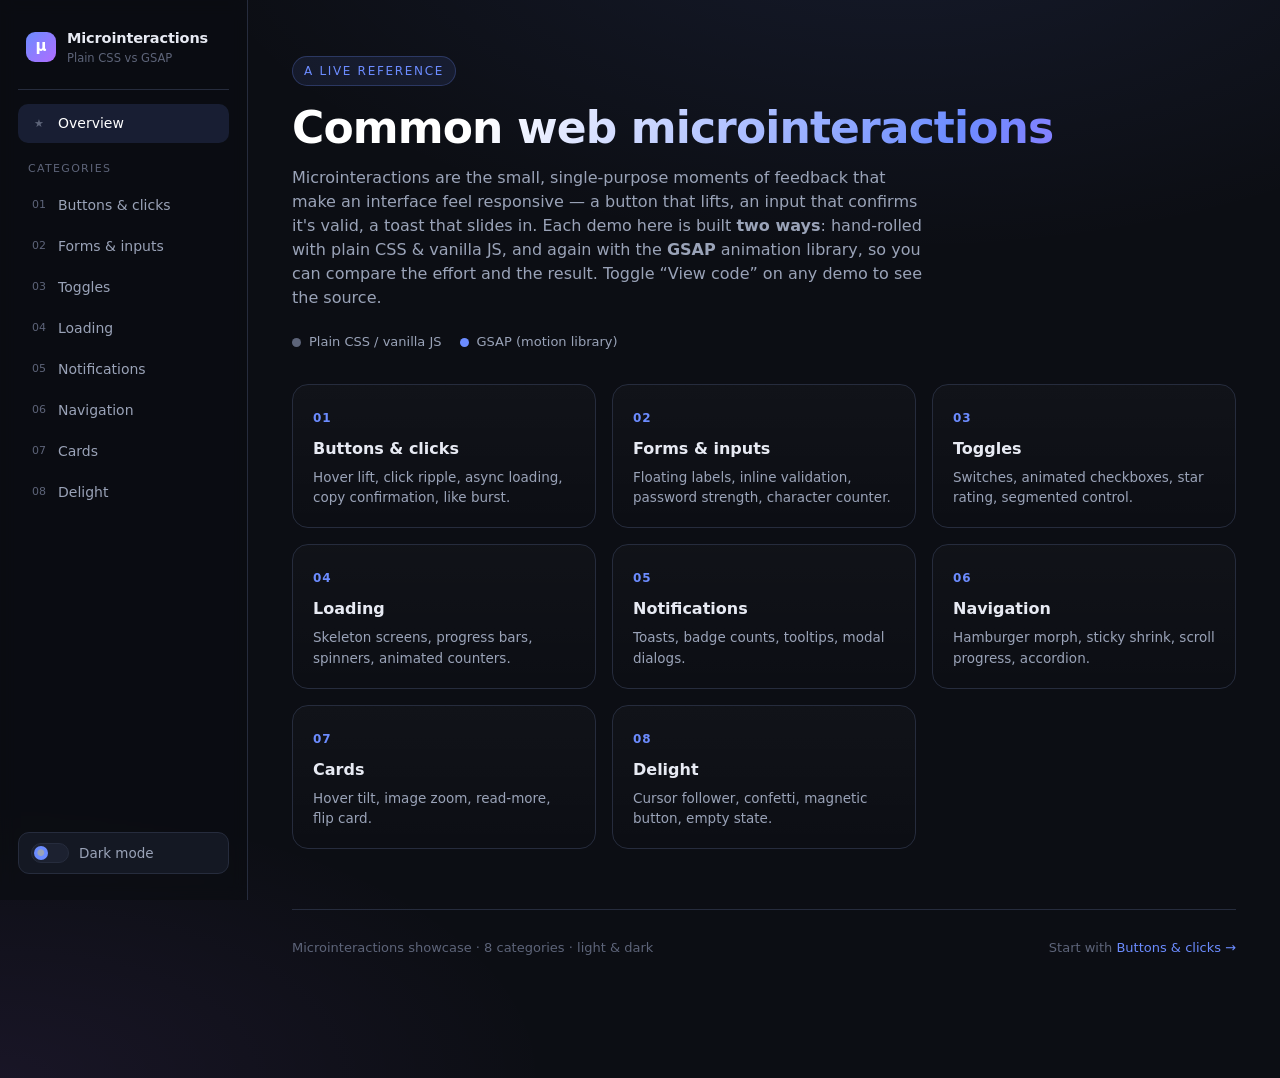
<file: index.html>
<!DOCTYPE html>
<html lang="en">
<head>
<meta charset="UTF-8" />
<meta name="viewport" content="width=device-width, initial-scale=1.0" />
<title>Microinteractions Showcase</title>
<link rel="stylesheet" href="styles.css" />
<script>try{var t=localStorage.getItem('mi-theme');if(t)document.documentElement.dataset.theme=t;}catch(e){}</script>
<style>
  .cards { display: grid; grid-template-columns: repeat(auto-fill, minmax(240px, 1fr)); gap: 16px; margin-top: 32px; }
  .card {
    border: 1px solid var(--border); border-radius: 16px; padding: 20px;
    background: linear-gradient(180deg, rgba(255,255,255,0.02), transparent);
    text-decoration: none; color: inherit; display: block;
    transition: transform .2s cubic-bezier(.2,.8,.2,1), border-color .2s, box-shadow .2s;
  }
  .card:hover { transform: translateY(-4px); border-color: var(--border-hover); box-shadow: var(--shadow); }
  .card .num { font-size: 12px; color: var(--accent); font-weight: 700; letter-spacing: .08em; }
  .card h3 { margin: 8px 0 6px; font-size: 16px; }
  .card p { margin: 0; color: var(--text-dim); font-size: 13.5px; }
  .card.soon { opacity: .5; }
  .card.soon h3::after { content: " · soon"; color: var(--text-faint); font-weight: 400; font-size: 12px; }
</style>
</head>
<body>
<div class="app">
  <button class="menu-btn">☰ Menu</button>
  <div class="scrim" hidden></div>

  <!-- SIDEBAR -->
  <aside class="sidebar">
    <div class="brand">
      <span class="glyph">μ</span>
      <span><b>Microinteractions</b><small>Plain CSS vs GSAP</small></span>
    </div>
    <nav class="nav">
      <a href="index.html" class="active"><span class="num">★</span> Overview</a>
      <div class="nav-group-label">Categories</div>
      <a href="buttons.html"><span class="num">01</span> Buttons &amp; clicks</a>
      <a href="forms.html"><span class="num">02</span> Forms &amp; inputs</a>
      <a href="toggles.html"><span class="num">03</span> Toggles</a>
      <a href="loading.html"><span class="num">04</span> Loading</a>
      <a href="notifications.html"><span class="num">05</span> Notifications</a>
      <a href="navigation.html"><span class="num">06</span> Navigation</a>
      <a href="cards.html"><span class="num">07</span> Cards</a>
      <a href="delight.html"><span class="num">08</span> Delight</a>
    </nav>
  </aside>

  <!-- MAIN -->
  <main>
    <span class="eyebrow">A live reference</span>
    <h1>Common web microinteractions</h1>
    <p class="lede">Microinteractions are the small, single-purpose moments of feedback that make an interface feel responsive — a button that lifts, an input that confirms it's valid, a toast that slides in. Each demo here is built <strong>two ways</strong>: hand-rolled with plain CSS &amp; vanilla JS, and again with the <strong>GSAP</strong> animation library, so you can compare the effort and the result. Toggle “View code” on any demo to see the source.</p>

    <div class="legend">
      <span><span class="dot plain"></span> Plain CSS / vanilla JS</span>
      <span><span class="dot gsap"></span> GSAP (motion library)</span>
    </div>

    <div class="cards">
      <a class="card" href="buttons.html">
        <span class="num">01</span><h3>Buttons &amp; clicks</h3>
        <p>Hover lift, click ripple, async loading, copy confirmation, like burst.</p>
      </a>
      <a class="card" href="forms.html">
        <span class="num">02</span><h3>Forms &amp; inputs</h3>
        <p>Floating labels, inline validation, password strength, character counter.</p>
      </a>
      <a class="card" href="toggles.html"><span class="num">03</span><h3>Toggles</h3><p>Switches, animated checkboxes, star rating, segmented control.</p></a>
      <a class="card" href="loading.html"><span class="num">04</span><h3>Loading</h3><p>Skeleton screens, progress bars, spinners, animated counters.</p></a>
      <a class="card" href="notifications.html"><span class="num">05</span><h3>Notifications</h3><p>Toasts, badge counts, tooltips, modal dialogs.</p></a>
      <a class="card" href="navigation.html"><span class="num">06</span><h3>Navigation</h3><p>Hamburger morph, sticky shrink, scroll progress, accordion.</p></a>
      <a class="card" href="cards.html"><span class="num">07</span><h3>Cards</h3><p>Hover tilt, image zoom, read-more, flip card.</p></a>
      <a class="card" href="delight.html"><span class="num">08</span><h3>Delight</h3><p>Cursor follower, confetti, magnetic button, empty state.</p></a>
    </div>

    <footer class="page">
      <span>Microinteractions showcase · 8 categories · light &amp; dark</span>
      <span>Start with <a href="buttons.html">Buttons &amp; clicks →</a></span>
    </footer>
  </main>
</div>
<script src="app.js"></script>
</body>
</html>
</file>
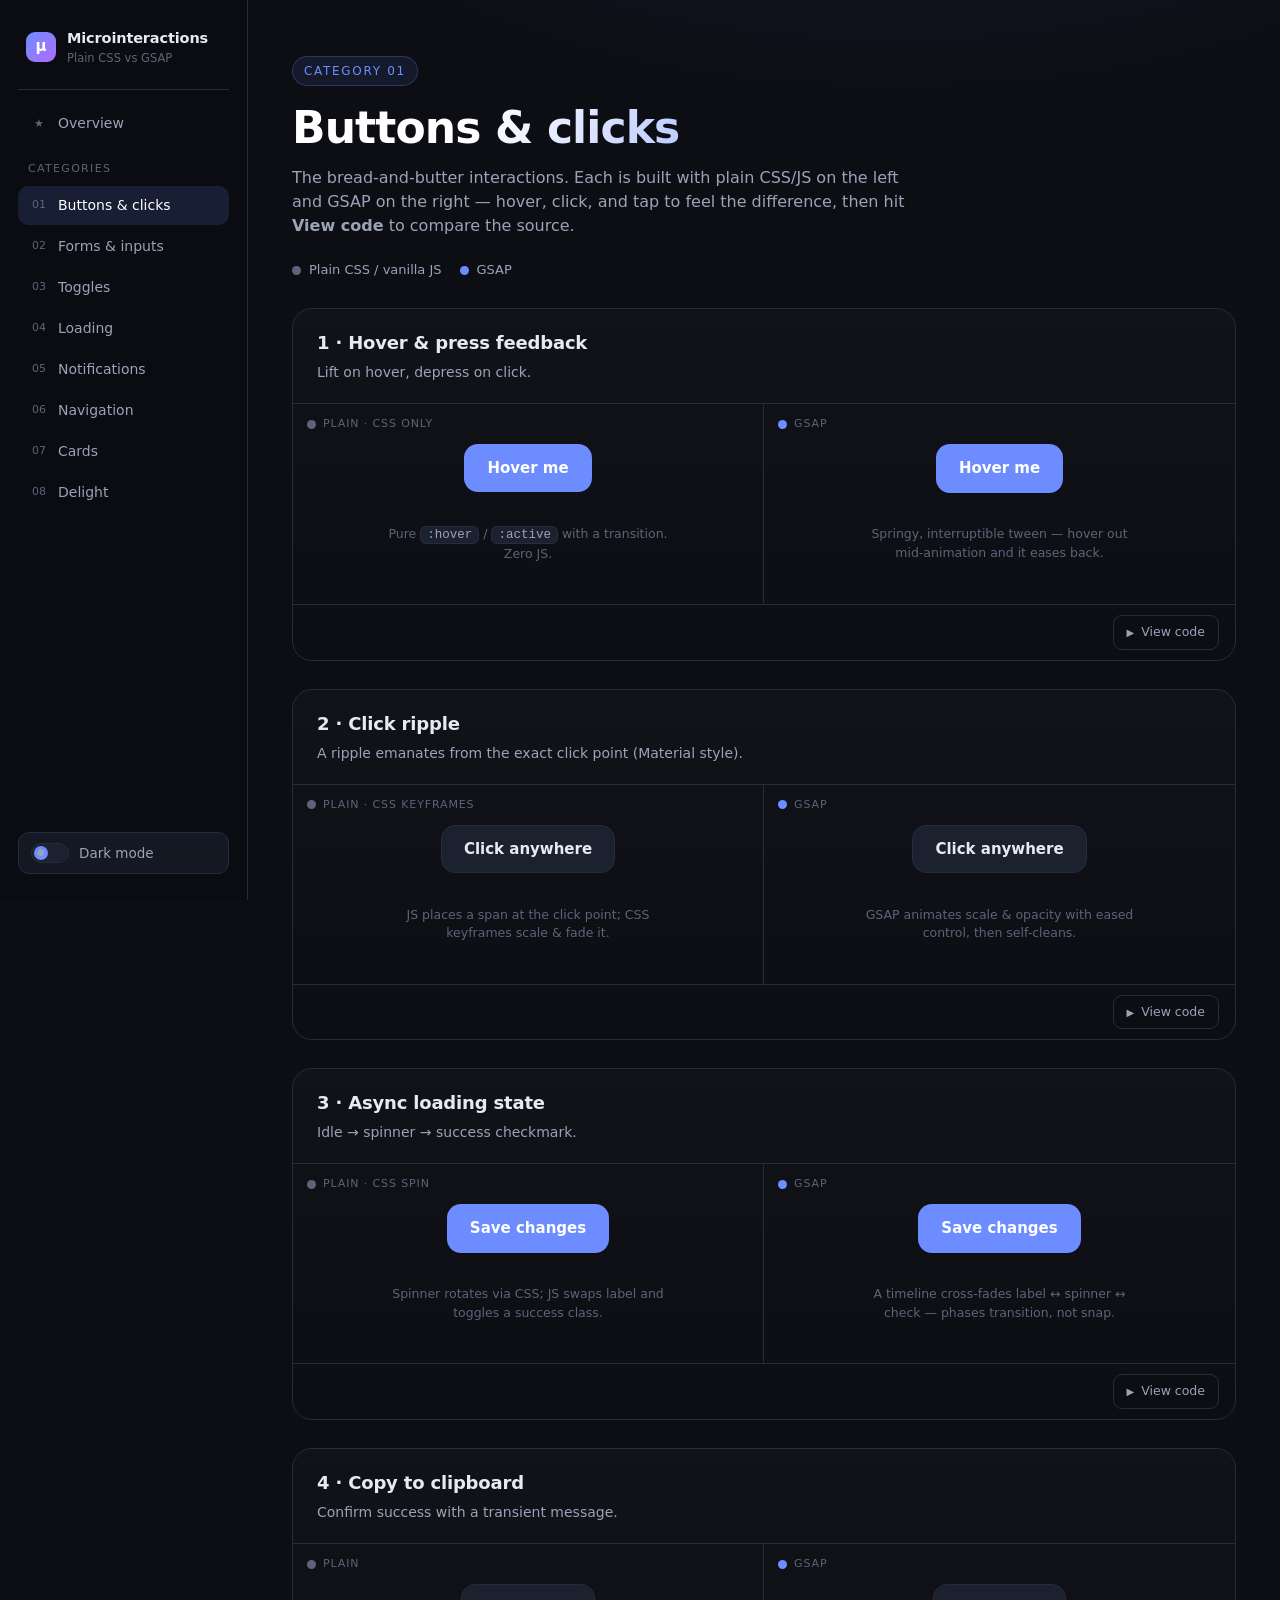
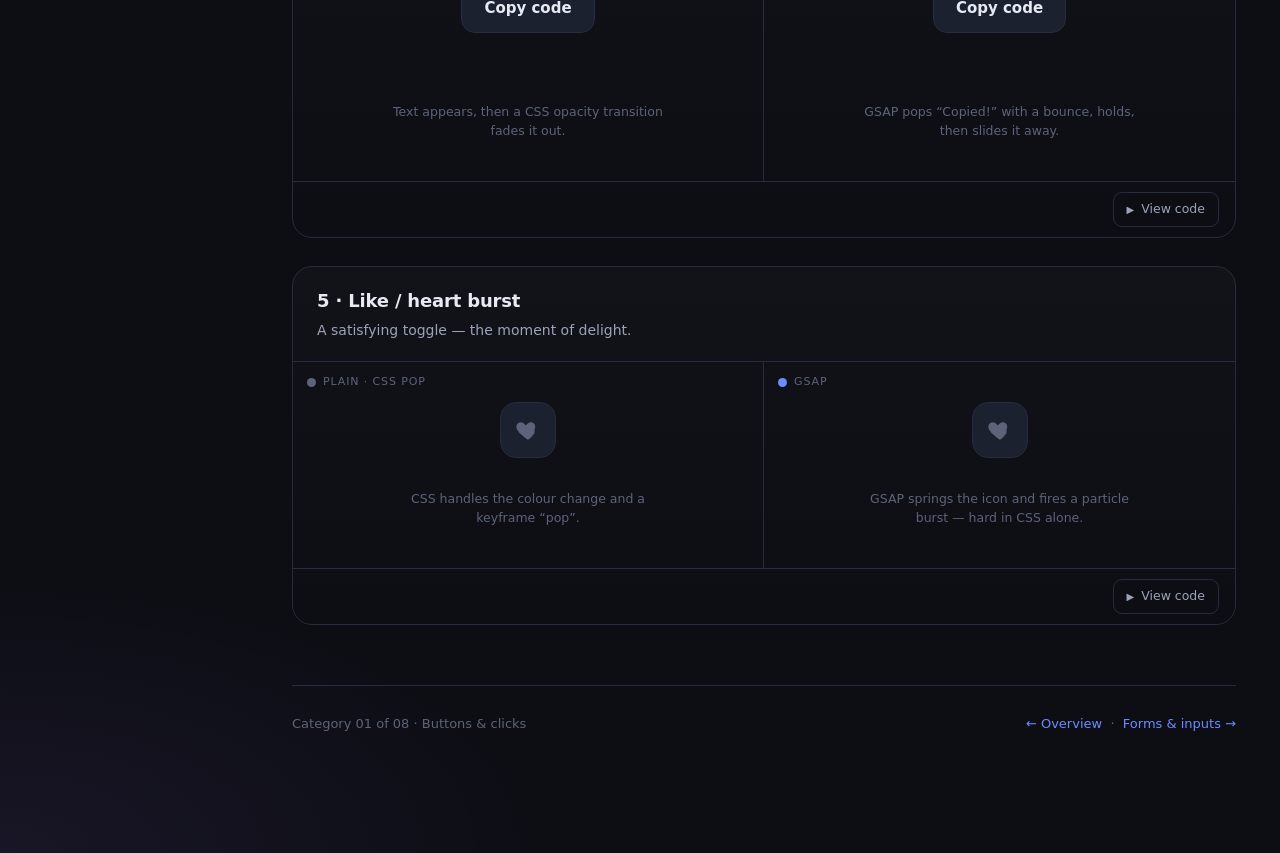
<file: buttons.html>
<!DOCTYPE html>
<html lang="en">
<head>
<meta charset="UTF-8" />
<meta name="viewport" content="width=device-width, initial-scale=1.0" />
<title>01 · Buttons &amp; clicks — Microinteractions</title>
<link rel="stylesheet" href="styles.css" />
<script>try{var t=localStorage.getItem('mi-theme');if(t)document.documentElement.dataset.theme=t;}catch(e){}</script>
<script src="https://cdnjs.cloudflare.com/ajax/libs/gsap/3.12.5/gsap.min.js"></script>
<style>
  /* ---- Button-specific styles ---- */
  .btn--hover-css { transition: transform .18s cubic-bezier(.2,.8,.2,1), box-shadow .18s ease, background .18s ease; }
  .btn--hover-css:hover { transform: translateY(-3px); box-shadow: 0 12px 24px -8px rgba(108,140,255,0.6); background: #7e9bff; }
  .btn--hover-css:active { transform: translateY(0) scale(.97); }

  .ripple { position: absolute; border-radius: 50%; transform: scale(0); background: rgba(255,255,255,0.5); pointer-events: none; }
  .ripple--css { animation: ripple .6s ease-out forwards; }
  @keyframes ripple { to { transform: scale(2.6); opacity: 0; } }

  .btn--load { min-width: 152px; }
  .spinner { width: 17px; height: 17px; border: 2.5px solid rgba(255,255,255,0.35); border-top-color: #fff; border-radius: 50%; display: inline-block; vertical-align: -3px; }
  .spinner--css { animation: spin .7s linear infinite; }
  @keyframes spin { to { transform: rotate(360deg); } }
  .btn.is-success { background: var(--success); }

  .copy-feedback { font-size: 13px; color: var(--success); height: 18px; }

  .heart { width: 56px; height: 56px; display: grid; place-items: center; background: var(--bg-elev-2); border: 1px solid var(--border); border-radius: 16px; cursor: pointer; position: relative; }
  .heart svg { width: 26px; height: 26px; overflow: visible; }
  .heart path { fill: var(--text-faint); transition: fill .2s ease; }
  .heart.is-liked path { fill: var(--danger); }
  .heart--css svg { transition: transform .25s cubic-bezier(.2,1.6,.4,1); }
  .heart--css.is-liked svg { animation: pop .4s ease; }
  @keyframes pop { 0% { transform: scale(1); } 40% { transform: scale(1.35); } 100% { transform: scale(1); } }
  .particle { position: absolute; width: 7px; height: 7px; border-radius: 50%; pointer-events: none; }
</style>
</head>
<body>
<div class="app">
  <button class="menu-btn">☰ Menu</button>
  <div class="scrim" hidden></div>

  <aside class="sidebar">
    <div class="brand">
      <span class="glyph">μ</span>
      <span><b>Microinteractions</b><small>Plain CSS vs GSAP</small></span>
    </div>
    <nav class="nav">
      <a href="index.html"><span class="num">★</span> Overview</a>
      <div class="nav-group-label">Categories</div>
      <a href="buttons.html" class="active"><span class="num">01</span> Buttons &amp; clicks</a>
      <a href="forms.html"><span class="num">02</span> Forms &amp; inputs</a>
      <a href="toggles.html"><span class="num">03</span> Toggles</a>
      <a href="loading.html"><span class="num">04</span> Loading</a>
      <a href="notifications.html"><span class="num">05</span> Notifications</a>
      <a href="navigation.html"><span class="num">06</span> Navigation</a>
      <a href="cards.html"><span class="num">07</span> Cards</a>
      <a href="delight.html"><span class="num">08</span> Delight</a>
    </nav>
  </aside>

  <main>
    <span class="eyebrow">Category 01</span>
    <h1>Buttons &amp; clicks</h1>
    <p class="lede">The bread-and-butter interactions. Each is built with plain CSS/JS on the left and GSAP on the right — hover, click, and tap to feel the difference, then hit <strong>View code</strong> to compare the source.</p>
    <div class="legend">
      <span><span class="dot plain"></span> Plain CSS / vanilla JS</span>
      <span><span class="dot gsap"></span> GSAP</span>
    </div>

    <!-- 1. HOVER -->
    <section class="demo">
      <div class="demo__head">
        <h2>1 · Hover &amp; press feedback</h2>
        <p>Lift on hover, depress on click.</p>
      </div>
      <div class="demo__grid">
        <div class="pane">
          <span class="pane__tag"><span class="dot plain"></span>Plain · CSS only</span>
          <button class="btn btn--hover-css">Hover me</button>
          <p class="pane__note">Pure <code class="inline">:hover</code> / <code class="inline">:active</code> with a transition. Zero JS.</p>
        </div>
        <div class="pane">
          <span class="pane__tag"><span class="dot gsap"></span>GSAP</span>
          <button class="btn" id="hoverGsap">Hover me</button>
          <p class="pane__note">Springy, interruptible tween — hover out mid-animation and it eases back.</p>
        </div>
      </div>
      <div class="demo__foot">
        <button class="code-toggle" aria-expanded="false" aria-controls="code1"><span class="chev">▶</span> <span class="txt">View code</span></button>
      </div>
      <div class="code-panel" id="code1" hidden>
        <div class="code-col"><h4><span class="dot plain"></span>Plain — CSS</h4><pre><span class="f">.btn</span> {
  <span class="k">transition</span>: transform .18s cubic-bezier(.2,.8,.2,1),
              box-shadow .18s, background .18s;
}
<span class="f">.btn:hover</span> {
  <span class="k">transform</span>: translateY(-3px);
  <span class="k">box-shadow</span>: 0 12px 24px -8px rgba(108,140,255,.6);
}
<span class="f">.btn:active</span> { <span class="k">transform</span>: translateY(0) scale(.97); }</pre></div>
        <div class="code-col"><h4><span class="dot gsap"></span>GSAP — JS</h4><pre><span class="f">btn</span>.<span class="f">addEventListener</span>(<span class="s">'mouseenter'</span>, () =&gt;
  gsap.<span class="f">to</span>(btn, { <span class="k">y</span>: -4, <span class="k">scale</span>: 1.04,
    <span class="k">duration</span>: .35, <span class="k">ease</span>: <span class="s">'back.out(2)'</span> }));

<span class="f">btn</span>.<span class="f">addEventListener</span>(<span class="s">'mouseleave'</span>, () =&gt;
  gsap.<span class="f">to</span>(btn, { <span class="k">y</span>: 0, <span class="k">scale</span>: 1,
    <span class="k">duration</span>: .4, <span class="k">ease</span>: <span class="s">'power3.out'</span> }));</pre></div>
      </div>
    </section>

    <!-- 2. RIPPLE -->
    <section class="demo">
      <div class="demo__head">
        <h2>2 · Click ripple</h2>
        <p>A ripple emanates from the exact click point (Material style).</p>
      </div>
      <div class="demo__grid">
        <div class="pane">
          <span class="pane__tag"><span class="dot plain"></span>Plain · CSS keyframes</span>
          <button class="btn btn--ghost" id="rippleCss">Click anywhere</button>
          <p class="pane__note">JS places a span at the click point; CSS keyframes scale &amp; fade it.</p>
        </div>
        <div class="pane">
          <span class="pane__tag"><span class="dot gsap"></span>GSAP</span>
          <button class="btn btn--ghost" id="rippleGsap">Click anywhere</button>
          <p class="pane__note">GSAP animates scale &amp; opacity with eased control, then self-cleans.</p>
        </div>
      </div>
      <div class="demo__foot">
        <button class="code-toggle" aria-expanded="false" aria-controls="code2"><span class="chev">▶</span> <span class="txt">View code</span></button>
      </div>
      <div class="code-panel" id="code2" hidden>
        <div class="code-col"><h4><span class="dot plain"></span>Plain — JS + CSS</h4><pre><span class="c">// place span at click, then:</span>
span.<span class="f">classList</span>.<span class="f">add</span>(<span class="s">'ripple'</span>);

<span class="c">/* CSS */</span>
<span class="f">.ripple</span> { <span class="k">animation</span>: ripple .6s ease-out forwards; }
<span class="k">@keyframes</span> ripple { <span class="k">to</span> {
  transform: scale(2.6); opacity: 0; } }</pre></div>
        <div class="code-col"><h4><span class="dot gsap"></span>GSAP — JS</h4><pre>gsap.<span class="f">fromTo</span>(span,
  { <span class="k">scale</span>: 0, <span class="k">opacity</span>: .55 },
  { <span class="k">scale</span>: 2.6, <span class="k">opacity</span>: 0,
    <span class="k">duration</span>: .7, <span class="k">ease</span>: <span class="s">'power2.out'</span>,
    <span class="k">onComplete</span>: () =&gt; span.<span class="f">remove</span>() });</pre></div>
      </div>
    </section>

    <!-- 3. LOADING -->
    <section class="demo">
      <div class="demo__head">
        <h2>3 · Async loading state</h2>
        <p>Idle → spinner → success checkmark.</p>
      </div>
      <div class="demo__grid">
        <div class="pane">
          <span class="pane__tag"><span class="dot plain"></span>Plain · CSS spin</span>
          <button class="btn btn--load" id="loadCss"><span class="label">Save changes</span></button>
          <p class="pane__note">Spinner rotates via CSS; JS swaps label and toggles a success class.</p>
        </div>
        <div class="pane">
          <span class="pane__tag"><span class="dot gsap"></span>GSAP</span>
          <button class="btn btn--load" id="loadGsap"><span class="label">Save changes</span></button>
          <p class="pane__note">A timeline cross-fades label ↔ spinner ↔ check — phases transition, not snap.</p>
        </div>
      </div>
      <div class="demo__foot">
        <button class="code-toggle" aria-expanded="false" aria-controls="code3"><span class="chev">▶</span> <span class="txt">View code</span></button>
      </div>
      <div class="code-panel" id="code3" hidden>
        <div class="code-col"><h4><span class="dot plain"></span>Plain — JS</h4><pre>label.<span class="f">innerHTML</span> = <span class="s">'&lt;span class=spinner&gt;&lt;/span&gt;'</span>;
<span class="f">setTimeout</span>(() =&gt; {
  btn.<span class="f">classList</span>.<span class="f">add</span>(<span class="s">'is-success'</span>);
  label.<span class="f">textContent</span> = <span class="s">'✓ Saved'</span>;
}, 1500);</pre></div>
        <div class="code-col"><h4><span class="dot gsap"></span>GSAP — timeline</h4><pre>gsap.<span class="f">timeline</span>()
  .<span class="f">to</span>(label, { <span class="k">y</span>:-8, <span class="k">opacity</span>:0, <span class="k">onComplete</span>: showSpinner })
  .<span class="f">to</span>(label, { <span class="k">y</span>:0, <span class="k">opacity</span>:1 })
  .<span class="f">to</span>({}, { <span class="k">duration</span>: 1.6 })   <span class="c">// "work"</span>
  .<span class="f">to</span>(label, { <span class="k">opacity</span>:0, <span class="k">onComplete</span>: showCheck })
  .<span class="f">to</span>(label, { <span class="k">scale</span>:1, <span class="k">ease</span>:<span class="s">'back.out(2.5)'</span> });</pre></div>
      </div>
    </section>

    <!-- 4. COPY -->
    <section class="demo">
      <div class="demo__head">
        <h2>4 · Copy to clipboard</h2>
        <p>Confirm success with a transient message.</p>
      </div>
      <div class="demo__grid">
        <div class="pane">
          <span class="pane__tag"><span class="dot plain"></span>Plain</span>
          <button class="btn btn--ghost" id="copyCss">Copy code</button>
          <div class="copy-feedback" id="copyCssMsg"></div>
          <p class="pane__note">Text appears, then a CSS opacity transition fades it out.</p>
        </div>
        <div class="pane">
          <span class="pane__tag"><span class="dot gsap"></span>GSAP</span>
          <button class="btn btn--ghost" id="copyGsap">Copy code</button>
          <div class="copy-feedback" id="copyGsapMsg"></div>
          <p class="pane__note">GSAP pops “Copied!” with a bounce, holds, then slides it away.</p>
        </div>
      </div>
      <div class="demo__foot">
        <button class="code-toggle" aria-expanded="false" aria-controls="code4"><span class="chev">▶</span> <span class="txt">View code</span></button>
      </div>
      <div class="code-panel" id="code4" hidden>
        <div class="code-col"><h4><span class="dot plain"></span>Plain — JS</h4><pre>navigator.<span class="f">clipboard</span>.<span class="f">writeText</span>(text);
msg.<span class="f">textContent</span> = <span class="s">'✓ Copied!'</span>;
msg.<span class="f">style</span>.opacity = 1;
<span class="f">setTimeout</span>(() =&gt; msg.style.opacity = 0, 1300);</pre></div>
        <div class="code-col"><h4><span class="dot gsap"></span>GSAP — JS</h4><pre>navigator.<span class="f">clipboard</span>.<span class="f">writeText</span>(text);
gsap.<span class="f">fromTo</span>(msg, { <span class="k">y</span>:10, <span class="k">opacity</span>:0, <span class="k">scale</span>:.8 },
  { <span class="k">y</span>:0, <span class="k">opacity</span>:1, <span class="k">scale</span>:1, <span class="k">ease</span>:<span class="s">'back.out(3)'</span> });
gsap.<span class="f">to</span>(msg, { <span class="k">y</span>:-10, <span class="k">opacity</span>:0, <span class="k">delay</span>:1.2 });</pre></div>
      </div>
    </section>

    <!-- 5. HEART -->
    <section class="demo">
      <div class="demo__head">
        <h2>5 · Like / heart burst</h2>
        <p>A satisfying toggle — the moment of delight.</p>
      </div>
      <div class="demo__grid">
        <div class="pane">
          <span class="pane__tag"><span class="dot plain"></span>Plain · CSS pop</span>
          <div class="heart heart--css" id="heartCss">
            <svg viewBox="0 0 24 24"><path d="M12 21s-7.5-4.8-10-9.3C.3 8.3 2 4.8 5.3 4.8c2 0 3.3 1.2 4.7 3 1.4-1.8 2.7-3 4.7-3 3.3 0 5 3.5 3.3 6.9C19.5 16.2 12 21 12 21z"/></svg>
          </div>
          <p class="pane__note">CSS handles the colour change and a keyframe “pop”.</p>
        </div>
        <div class="pane">
          <span class="pane__tag"><span class="dot gsap"></span>GSAP</span>
          <div class="heart" id="heartGsap">
            <svg viewBox="0 0 24 24"><path d="M12 21s-7.5-4.8-10-9.3C.3 8.3 2 4.8 5.3 4.8c2 0 3.3 1.2 4.7 3 1.4-1.8 2.7-3 4.7-3 3.3 0 5 3.5 3.3 6.9C19.5 16.2 12 21 12 21z"/></svg>
          </div>
          <p class="pane__note">GSAP springs the icon <em>and</em> fires a particle burst — hard in CSS alone.</p>
        </div>
      </div>
      <div class="demo__foot">
        <button class="code-toggle" aria-expanded="false" aria-controls="code5"><span class="chev">▶</span> <span class="txt">View code</span></button>
      </div>
      <div class="code-panel" id="code5" hidden>
        <div class="code-col"><h4><span class="dot plain"></span>Plain — CSS</h4><pre><span class="f">.heart.is-liked path</span> { <span class="k">fill</span>: #ff6b81; }
<span class="f">.heart.is-liked svg</span> { <span class="k">animation</span>: pop .4s; }
<span class="k">@keyframes</span> pop {
  40% { transform: scale(1.35); } }
<span class="c">// no particle burst without more work</span></pre></div>
        <div class="code-col"><h4><span class="dot gsap"></span>GSAP — JS</h4><pre>gsap.<span class="f">fromTo</span>(svg, { <span class="k">scale</span>:1 },
  { <span class="k">scale</span>:1.4, <span class="k">yoyo</span>:true, <span class="k">repeat</span>:1 });

<span class="k">for</span> (<span class="k">let</span> i=0; i&lt;10; i++) {           <span class="c">// burst</span>
  gsap.<span class="f">to</span>(particle, { <span class="k">x</span>: cos(a)*38, <span class="k">y</span>: sin(a)*38,
    <span class="k">scale</span>:0, <span class="k">opacity</span>:0, <span class="k">onComplete</span>: remove });
}</pre></div>
      </div>
    </section>

    <footer class="page">
      <span>Category 01 of 08 · Buttons &amp; clicks</span>
      <span><a href="index.html">← Overview</a> &nbsp;·&nbsp; <a href="forms.html">Forms &amp; inputs →</a></span>
    </footer>
  </main>
</div>

<script src="app.js"></script>
<script src="buttons.js"></script>
</body>
</html>
</file>
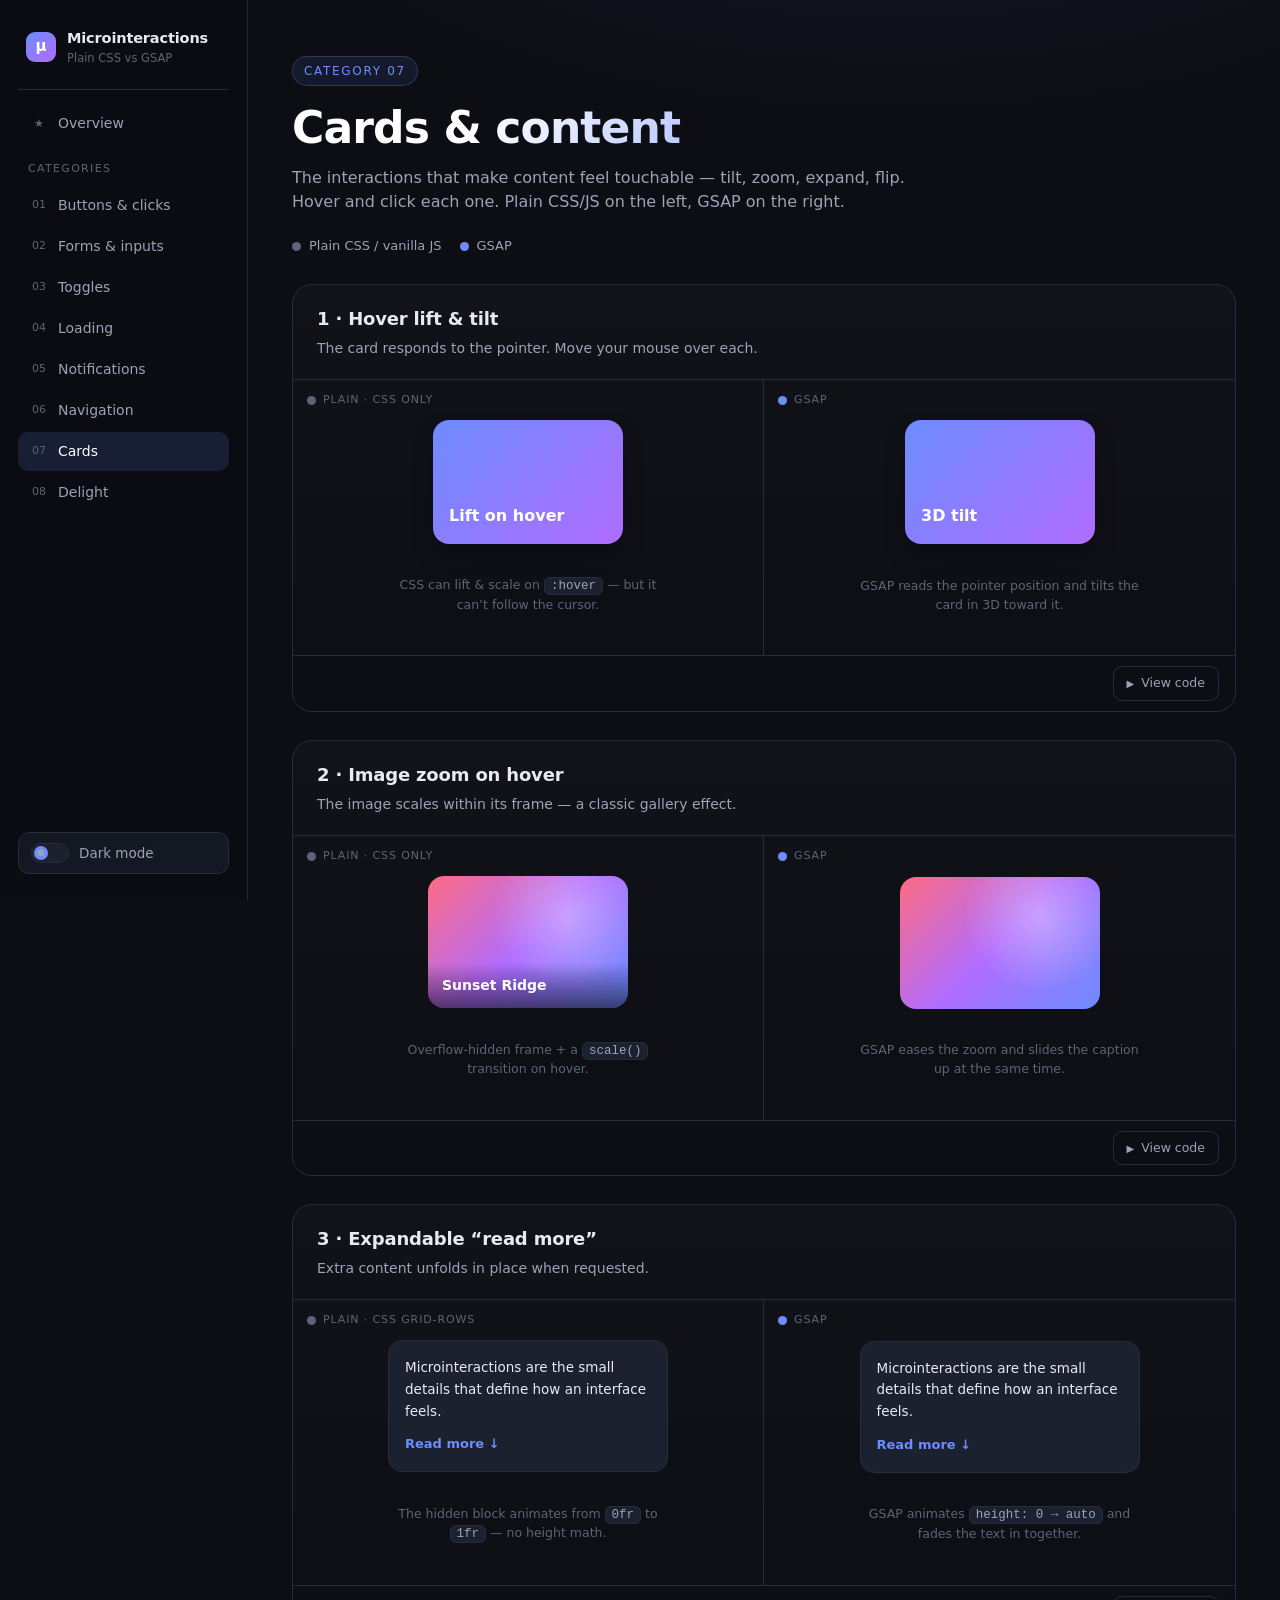
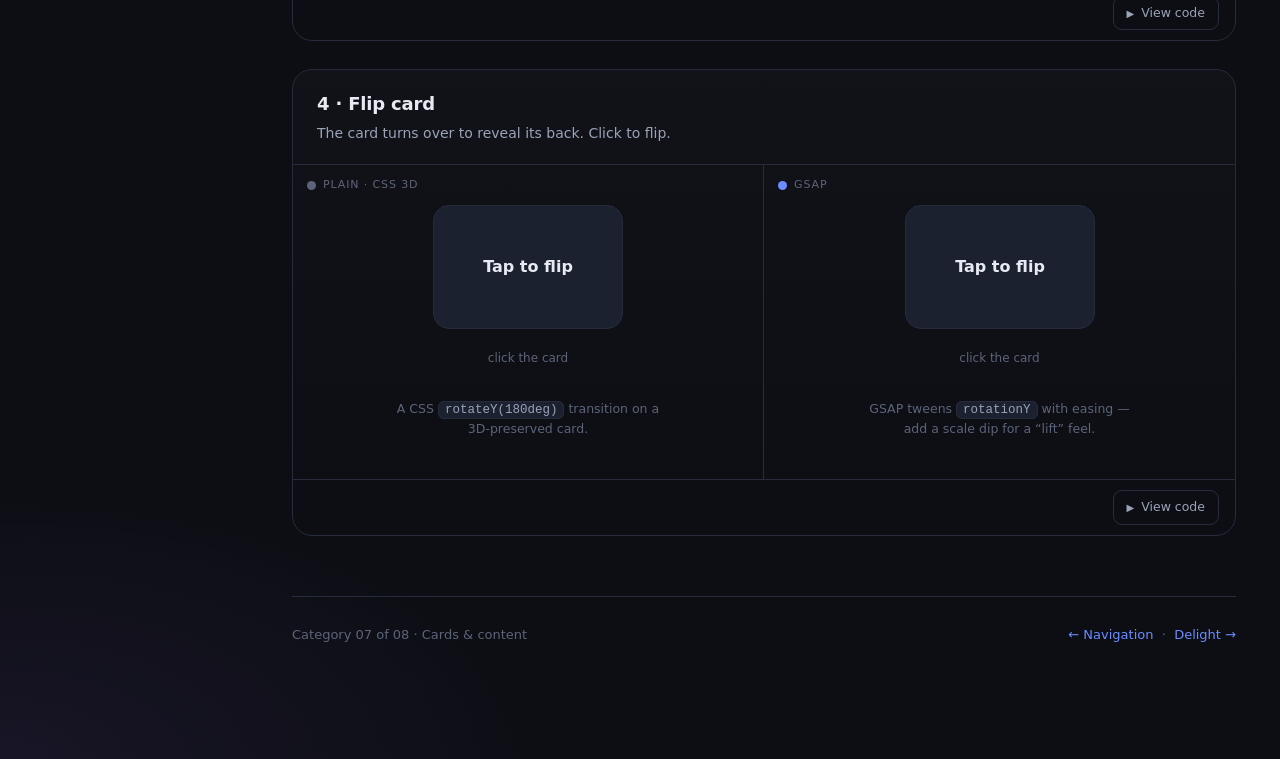
<file: cards.html>
<!DOCTYPE html>
<html lang="en">
<head>
<meta charset="UTF-8" />
<meta name="viewport" content="width=device-width, initial-scale=1.0" />
<title>07 · Cards &amp; content — Microinteractions</title>
<link rel="stylesheet" href="styles.css" />
<script>try{var t=localStorage.getItem('mi-theme');if(t)document.documentElement.dataset.theme=t;}catch(e){}</script>
<script src="https://cdnjs.cloudflare.com/ajax/libs/gsap/3.12.5/gsap.min.js"></script>
<style>
  .demo-card { border-radius: 16px; background: linear-gradient(135deg, var(--accent), var(--accent-2)); }

  /* ---- Tilt ---- */
  .tilt-wrap { perspective: 700px; }
  .tilt {
    width: 190px; height: 124px; border-radius: 16px; color: #fff;
    background: linear-gradient(135deg, var(--accent), var(--accent-2));
    display: flex; align-items: flex-end; padding: 16px; font-weight: 700; font-size: 16px;
    box-shadow: 0 12px 28px -12px rgba(0,0,0,0.6);
  }
  .tilt--css { transition: transform .25s cubic-bezier(.2,.8,.2,1), box-shadow .25s ease; }
  .tilt--css:hover { transform: translateY(-7px) scale(1.03); box-shadow: 0 20px 38px -14px rgba(108,140,255,0.7); }

  /* ---- Image zoom ---- */
  .zoom { position: relative; width: 200px; height: 132px; border-radius: 16px; overflow: hidden; cursor: pointer; }
  .zoom .img { position: absolute; inset: 0; background: linear-gradient(135deg, #ff6b81, #b06cff 50%, #6c8cff); }
  .zoom .img::after { content: ''; position: absolute; inset: 0; background: radial-gradient(circle at 70% 30%, rgba(255,255,255,0.35), transparent 45%); }
  .zoom--css .img { transition: transform .4s ease; }
  .zoom--css:hover .img { transform: scale(1.14); }
  .zoom .cap { position: absolute; left: 0; right: 0; bottom: 0; padding: 12px 14px; color: #fff; font-weight: 600; font-size: 14px; background: linear-gradient(transparent, rgba(0,0,0,0.55)); z-index: 1; }
  .zoom .cap-gsap { transform: translateY(8px); opacity: 0; }

  /* ---- Read more ---- */
  .rm { width: 280px; border: 1px solid var(--border); border-radius: 14px; padding: 16px; background: var(--bg-elev-2); }
  .rm-lead { font-size: 13.5px; color: var(--text); line-height: 1.6; margin: 0; }
  .rm-extra { color: var(--text-dim); font-size: 13.5px; line-height: 1.6; }
  .rm-extra--css { display: grid; grid-template-rows: 0fr; transition: grid-template-rows .35s ease; }
  .rm.open .rm-extra--css { grid-template-rows: 1fr; }
  .rm-extra--css > div { overflow: hidden; }
  .rm-extra--gsap { height: 0; overflow: hidden; }
  .rm-extra p { margin: 12px 0 0; }
  .rm-btn { margin-top: 12px; background: none; border: none; color: var(--accent); font: inherit; font-size: 13px; font-weight: 600; cursor: pointer; padding: 0; }

  /* ---- Flip ---- */
  .flip-wrap { perspective: 900px; }
  .flip { position: relative; width: 190px; height: 124px; transform-style: preserve-3d; }
  .flip .face { position: absolute; inset: 0; backface-visibility: hidden; border-radius: 16px; display: grid; place-items: center; padding: 16px; text-align: center; font-weight: 600; }
  .flip .front { background: var(--bg-elev-2); border: 1px solid var(--border); color: var(--text); }
  .flip .back { background: linear-gradient(135deg, var(--accent), var(--accent-2)); color: #fff; transform: rotateY(180deg); font-size: 14px; line-height: 1.5; }
  .flip--css { transition: transform .55s cubic-bezier(.4,.1,.2,1); }
  .flip--css.flipped { transform: rotateY(180deg); }
  .flip-hint { font-size: 12px; color: var(--text-faint); }
</style>
</head>
<body>
<div class="app">
  <button class="menu-btn">☰ Menu</button>
  <div class="scrim" hidden></div>

  <aside class="sidebar">
    <div class="brand">
      <span class="glyph">μ</span>
      <span><b>Microinteractions</b><small>Plain CSS vs GSAP</small></span>
    </div>
    <nav class="nav">
      <a href="index.html"><span class="num">★</span> Overview</a>
      <div class="nav-group-label">Categories</div>
      <a href="buttons.html"><span class="num">01</span> Buttons &amp; clicks</a>
      <a href="forms.html"><span class="num">02</span> Forms &amp; inputs</a>
      <a href="toggles.html"><span class="num">03</span> Toggles</a>
      <a href="loading.html"><span class="num">04</span> Loading</a>
      <a href="notifications.html"><span class="num">05</span> Notifications</a>
      <a href="navigation.html"><span class="num">06</span> Navigation</a>
      <a href="cards.html" class="active"><span class="num">07</span> Cards</a>
      <a href="delight.html"><span class="num">08</span> Delight</a>
    </nav>
  </aside>

  <main>
    <span class="eyebrow">Category 07</span>
    <h1>Cards &amp; content</h1>
    <p class="lede">The interactions that make content feel touchable — tilt, zoom, expand, flip. Hover and click each one. Plain CSS/JS on the left, GSAP on the right.</p>
    <div class="legend">
      <span><span class="dot plain"></span> Plain CSS / vanilla JS</span>
      <span><span class="dot gsap"></span> GSAP</span>
    </div>

    <!-- 1. TILT -->
    <section class="demo">
      <div class="demo__head">
        <h2>1 · Hover lift &amp; tilt</h2>
        <p>The card responds to the pointer. Move your mouse over each.</p>
      </div>
      <div class="demo__grid">
        <div class="pane">
          <span class="pane__tag"><span class="dot plain"></span>Plain · CSS only</span>
          <div class="tilt-wrap"><div class="tilt tilt--css">Lift on hover</div></div>
          <p class="pane__note">CSS can lift &amp; scale on <code class="inline">:hover</code> — but it can’t follow the cursor.</p>
        </div>
        <div class="pane">
          <span class="pane__tag"><span class="dot gsap"></span>GSAP</span>
          <div class="tilt-wrap"><div class="tilt" id="tiltGsap">3D tilt</div></div>
          <p class="pane__note">GSAP reads the pointer position and tilts the card in 3D toward it.</p>
        </div>
      </div>
      <div class="demo__foot">
        <button class="code-toggle" aria-expanded="false" aria-controls="codeC1"><span class="chev">▶</span> <span class="txt">View code</span></button>
      </div>
      <div class="code-panel" id="codeC1" hidden>
        <div class="code-col"><h4><span class="dot plain"></span>Plain — CSS</h4><pre><span class="f">.tilt:hover</span> {
  <span class="k">transform</span>: translateY(-7px) scale(1.03);
  <span class="k">box-shadow</span>: 0 20px 38px -14px rgba(108,140,255,.7);
}
<span class="c">// pointer-tracking tilt isn't possible in CSS</span></pre></div>
        <div class="code-col"><h4><span class="dot gsap"></span>GSAP — JS</h4><pre>card.<span class="f">addEventListener</span>(<span class="s">'mousemove'</span>, (e) =&gt; {
  <span class="k">const</span> r = card.<span class="f">getBoundingClientRect</span>();
  <span class="k">const</span> px = (e.clientX - r.left) / r.width - .5;
  <span class="k">const</span> py = (e.clientY - r.top) / r.height - .5;
  gsap.<span class="f">to</span>(card, { <span class="k">rotationY</span>: px * 22,
    <span class="k">rotationX</span>: -py * 22, <span class="k">duration</span>: .4 });
});</pre></div>
      </div>
    </section>

    <!-- 2. IMAGE ZOOM -->
    <section class="demo">
      <div class="demo__head">
        <h2>2 · Image zoom on hover</h2>
        <p>The image scales within its frame — a classic gallery effect.</p>
      </div>
      <div class="demo__grid">
        <div class="pane">
          <span class="pane__tag"><span class="dot plain"></span>Plain · CSS only</span>
          <div class="zoom zoom--css">
            <div class="img"></div>
            <div class="cap">Sunset Ridge</div>
          </div>
          <p class="pane__note">Overflow-hidden frame + a <code class="inline">scale()</code> transition on hover.</p>
        </div>
        <div class="pane">
          <span class="pane__tag"><span class="dot gsap"></span>GSAP</span>
          <div class="zoom" id="zoomGsap">
            <div class="img" id="zoomGsapImg"></div>
            <div class="cap cap-gsap" id="zoomGsapCap">Sunset Ridge</div>
          </div>
          <p class="pane__note">GSAP eases the zoom and slides the caption up at the same time.</p>
        </div>
      </div>
      <div class="demo__foot">
        <button class="code-toggle" aria-expanded="false" aria-controls="codeC2"><span class="chev">▶</span> <span class="txt">View code</span></button>
      </div>
      <div class="code-panel" id="codeC2" hidden>
        <div class="code-col"><h4><span class="dot plain"></span>Plain — CSS</h4><pre><span class="f">.zoom</span> { <span class="k">overflow</span>: hidden; }
<span class="f">.zoom .img</span> { <span class="k">transition</span>: transform .4s ease; }
<span class="f">.zoom:hover .img</span> { <span class="k">transform</span>: scale(1.14); }</pre></div>
        <div class="code-col"><h4><span class="dot gsap"></span>GSAP — JS</h4><pre>zoom.<span class="f">addEventListener</span>(<span class="s">'mouseenter'</span>, () =&gt; {
  gsap.<span class="f">to</span>(img, { <span class="k">scale</span>: 1.14, <span class="k">duration</span>: .5 });
  gsap.<span class="f">to</span>(cap, { <span class="k">y</span>: 0, <span class="k">opacity</span>: 1, <span class="k">duration</span>: .4 });
});</pre></div>
      </div>
    </section>

    <!-- 3. READ MORE -->
    <section class="demo">
      <div class="demo__head">
        <h2>3 · Expandable “read more”</h2>
        <p>Extra content unfolds in place when requested.</p>
      </div>
      <div class="demo__grid">
        <div class="pane">
          <span class="pane__tag"><span class="dot plain"></span>Plain · CSS grid-rows</span>
          <div class="rm" id="rmCss">
            <p class="rm-lead">Microinteractions are the small details that define how an interface feels.</p>
            <div class="rm-extra rm-extra--css"><div><p>They guide attention, confirm actions, and add personality — turning a static page into something that responds to you.</p></div></div>
            <button class="rm-btn" data-rm>Read more ↓</button>
          </div>
          <p class="pane__note">The hidden block animates from <code class="inline">0fr</code> to <code class="inline">1fr</code> — no height math.</p>
        </div>
        <div class="pane">
          <span class="pane__tag"><span class="dot gsap"></span>GSAP</span>
          <div class="rm" id="rmGsap">
            <p class="rm-lead">Microinteractions are the small details that define how an interface feels.</p>
            <div class="rm-extra--gsap"><div class="rm-extra"><p>They guide attention, confirm actions, and add personality — turning a static page into something that responds to you.</p></div></div>
            <button class="rm-btn" data-rm>Read more ↓</button>
          </div>
          <p class="pane__note">GSAP animates <code class="inline">height: 0 → auto</code> and fades the text in together.</p>
        </div>
      </div>
      <div class="demo__foot">
        <button class="code-toggle" aria-expanded="false" aria-controls="codeC3"><span class="chev">▶</span> <span class="txt">View code</span></button>
      </div>
      <div class="code-panel" id="codeC3" hidden>
        <div class="code-col"><h4><span class="dot plain"></span>Plain — CSS</h4><pre><span class="f">.rm-extra</span> { <span class="k">display</span>: grid;
  <span class="k">grid-template-rows</span>: 0fr;
  <span class="k">transition</span>: grid-template-rows .35s; }
<span class="f">.rm.open .rm-extra</span> { <span class="k">grid-template-rows</span>: 1fr; }</pre></div>
        <div class="code-col"><h4><span class="dot gsap"></span>GSAP — JS</h4><pre><span class="k">const</span> open = card.<span class="f">classList</span>.<span class="f">toggle</span>(<span class="s">'open'</span>);
gsap.<span class="f">to</span>(extra, { <span class="k">height</span>: open ? <span class="s">'auto'</span> : 0,
  <span class="k">opacity</span>: open ? 1 : 0, <span class="k">duration</span>: .35,
  <span class="k">ease</span>: <span class="s">'power2.out'</span> });</pre></div>
      </div>
    </section>

    <!-- 4. FLIP -->
    <section class="demo">
      <div class="demo__head">
        <h2>4 · Flip card</h2>
        <p>The card turns over to reveal its back. Click to flip.</p>
      </div>
      <div class="demo__grid">
        <div class="pane">
          <span class="pane__tag"><span class="dot plain"></span>Plain · CSS 3D</span>
          <div class="flip-wrap"><div class="flip flip--css" id="flipCss">
            <div class="face front">Tap to flip</div>
            <div class="face back">$24/mo · Pro plan</div>
          </div></div>
          <span class="flip-hint">click the card</span>
          <p class="pane__note">A CSS <code class="inline">rotateY(180deg)</code> transition on a 3D-preserved card.</p>
        </div>
        <div class="pane">
          <span class="pane__tag"><span class="dot gsap"></span>GSAP</span>
          <div class="flip-wrap"><div class="flip" id="flipGsap">
            <div class="face front">Tap to flip</div>
            <div class="face back">$24/mo · Pro plan</div>
          </div></div>
          <span class="flip-hint">click the card</span>
          <p class="pane__note">GSAP tweens <code class="inline">rotationY</code> with easing — add a scale dip for a “lift” feel.</p>
        </div>
      </div>
      <div class="demo__foot">
        <button class="code-toggle" aria-expanded="false" aria-controls="codeC4"><span class="chev">▶</span> <span class="txt">View code</span></button>
      </div>
      <div class="code-panel" id="codeC4" hidden>
        <div class="code-col"><h4><span class="dot plain"></span>Plain — CSS</h4><pre><span class="f">.flip</span> { <span class="k">transform-style</span>: preserve-3d;
  <span class="k">transition</span>: transform .55s; }
<span class="f">.flip.flipped</span> { <span class="k">transform</span>: rotateY(180deg); }
<span class="f">.back</span> { <span class="k">transform</span>: rotateY(180deg);
  <span class="k">backface-visibility</span>: hidden; }</pre></div>
        <div class="code-col"><h4><span class="dot gsap"></span>GSAP — JS</h4><pre>flipped = !flipped;
gsap.<span class="f">to</span>(card, { <span class="k">rotationY</span>: flipped ? 180 : 0,
  <span class="k">duration</span>: .6, <span class="k">ease</span>: <span class="s">'power2.inOut'</span> });
<span class="c">// card has transformStyle: preserve-3d</span></pre></div>
      </div>
    </section>

    <footer class="page">
      <span>Category 07 of 08 · Cards &amp; content</span>
      <span><a href="navigation.html">← Navigation</a> &nbsp;·&nbsp; <a href="delight.html">Delight →</a></span>
    </footer>
  </main>
</div>

<script src="app.js"></script>
<script src="cards.js"></script>
</body>
</html>
</file>
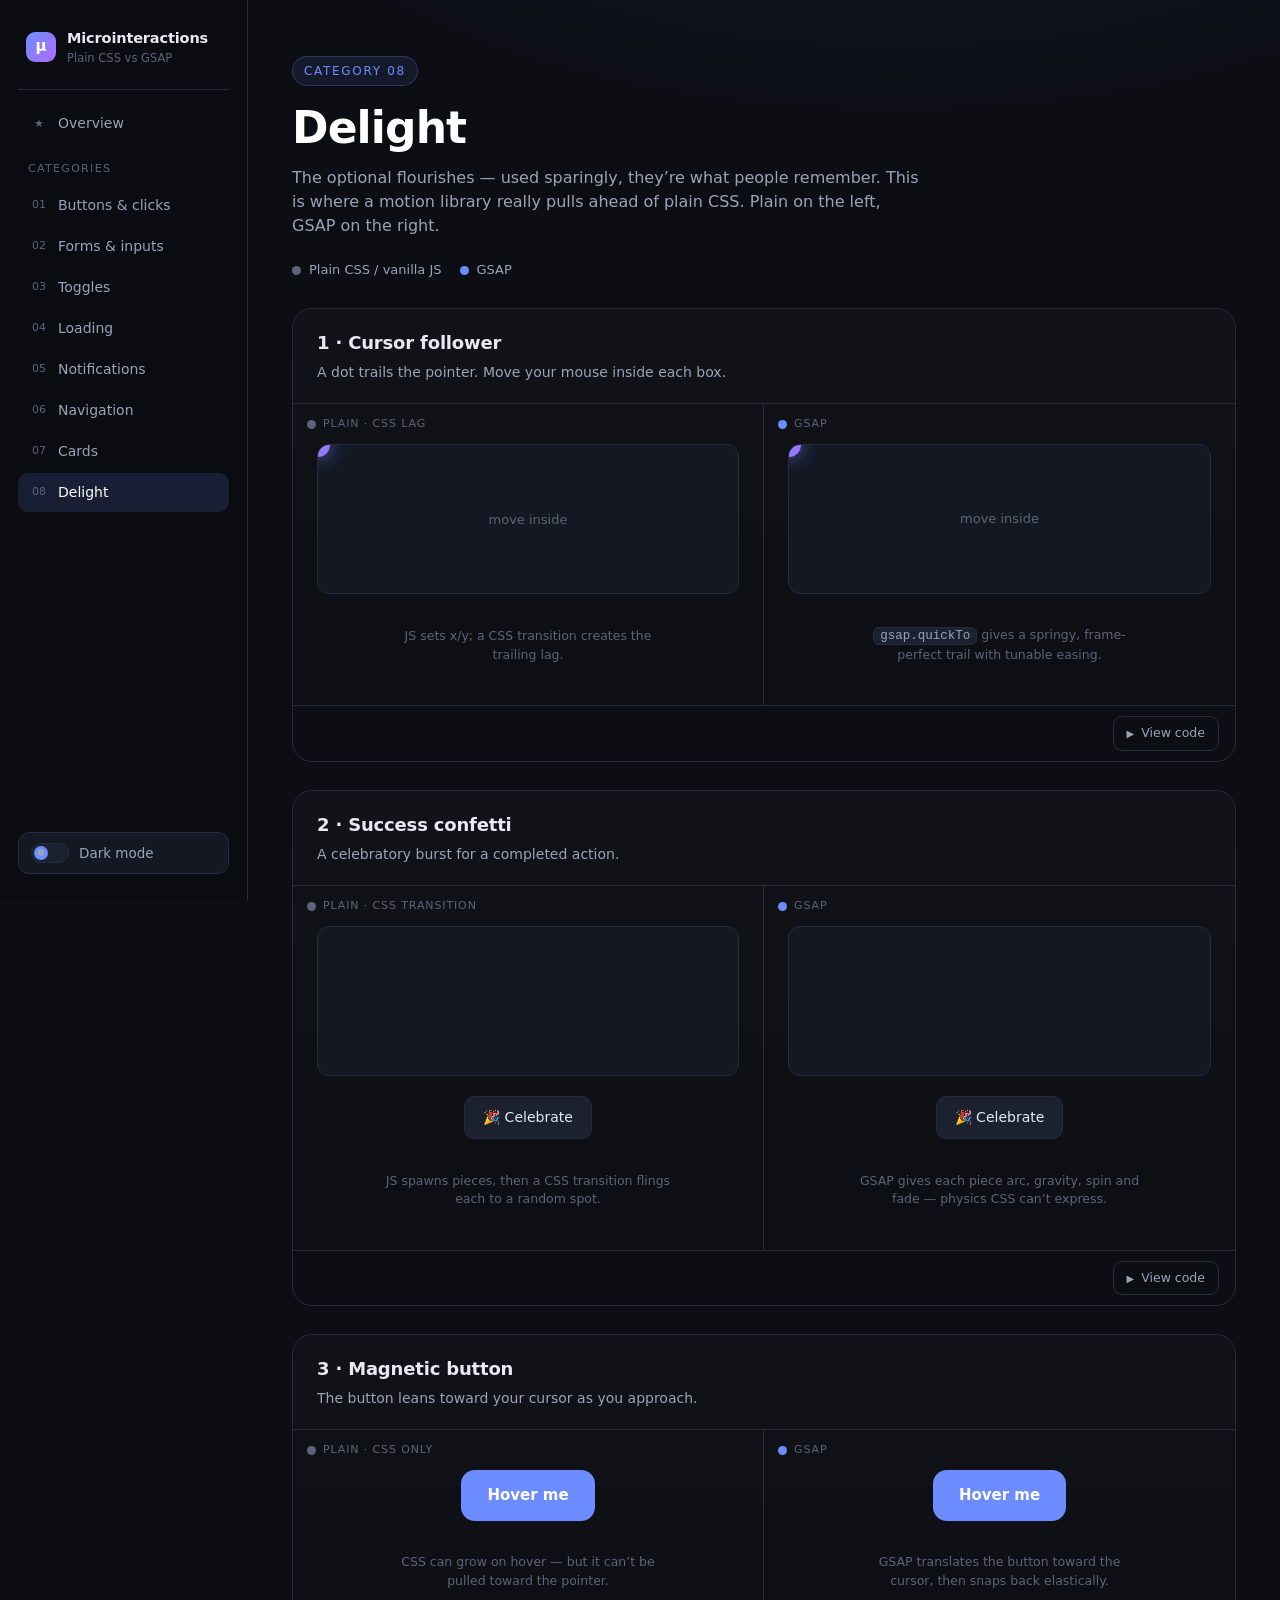
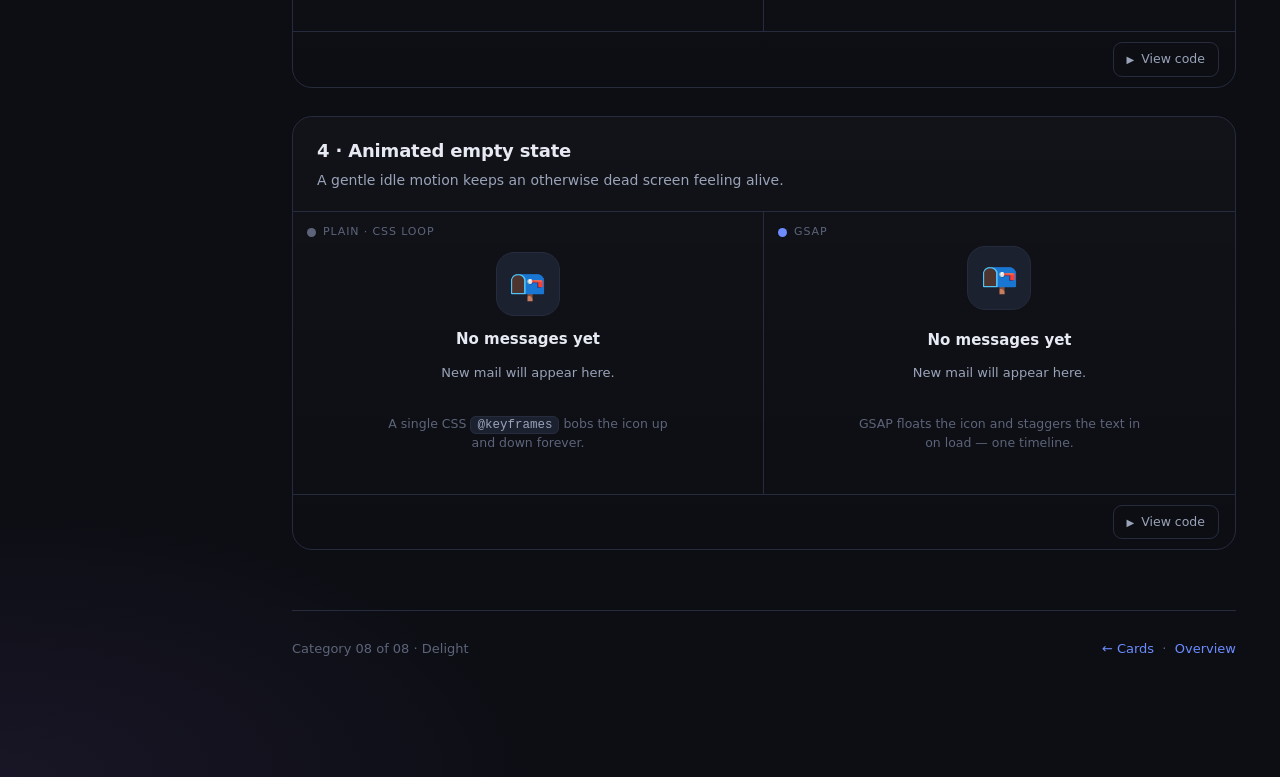
<file: delight.html>
<!DOCTYPE html>
<html lang="en">
<head>
<meta charset="UTF-8" />
<meta name="viewport" content="width=device-width, initial-scale=1.0" />
<title>08 · Delight — Microinteractions</title>
<link rel="stylesheet" href="styles.css" />
<script>try{var t=localStorage.getItem('mi-theme');if(t)document.documentElement.dataset.theme=t;}catch(e){}</script>
<script src="https://cdnjs.cloudflare.com/ajax/libs/gsap/3.12.5/gsap.min.js"></script>
<style>

  .stage { position: relative; width: 100%; min-height: 150px; border: 1px solid var(--border); border-radius: 12px; background: var(--bg-elev); overflow: hidden; display: grid; place-items: center; }

  /* ---- Cursor follower ---- */
  .cursor-stage { cursor: none; }
  .cursor-stage .hint { color: var(--text-faint); font-size: 13px; pointer-events: none; }
  .follower { position: absolute; top: 0; left: 0; width: 24px; height: 24px; border-radius: 50%; background: radial-gradient(circle at 35% 35%, var(--accent), var(--accent-2)); pointer-events: none; transform: translate(-50%, -50%); box-shadow: 0 0 20px -2px var(--accent); }
  .follower--css { transition: left .12s ease-out, top .12s ease-out; }

  /* ---- Confetti ---- */
  .confetti { position: absolute; width: 9px; height: 9px; border-radius: 2px; pointer-events: none; will-change: transform; }

  /* ---- Magnetic button ---- */
  .mag-btn { background: var(--accent); color: #fff; border: none; border-radius: 14px; padding: 14px 26px; font: inherit; font-weight: 700; font-size: 15px; cursor: pointer; }
  .mag-btn--css { transition: transform .2s ease, box-shadow .2s ease; }
  .mag-btn--css:hover { transform: scale(1.06); box-shadow: 0 12px 26px -10px rgba(108,140,255,0.8); }

  /* ---- Empty state ---- */
  .empty { display: flex; flex-direction: column; align-items: center; gap: 12px; text-align: center; }
  .empty .glyph-box { width: 64px; height: 64px; border-radius: 18px; background: var(--bg-elev-2); border: 1px solid var(--border); display: grid; place-items: center; font-size: 30px; }
  .empty .et { font-weight: 600; font-size: 15px; }
  .empty .es { font-size: 13px; color: var(--text-dim); }
  .empty--css .glyph-box { animation: float 2.6s ease-in-out infinite; }
  @keyframes float { 0%,100% { transform: translateY(0); } 50% { transform: translateY(-9px); } }
</style>
</head>
<body>
<div class="app">
  <button class="menu-btn">☰ Menu</button>
  <div class="scrim" hidden></div>

  <aside class="sidebar">
    <div class="brand">
      <span class="glyph">μ</span>
      <span><b>Microinteractions</b><small>Plain CSS vs GSAP</small></span>
    </div>
    <nav class="nav">
      <a href="index.html"><span class="num">★</span> Overview</a>
      <div class="nav-group-label">Categories</div>
      <a href="buttons.html"><span class="num">01</span> Buttons &amp; clicks</a>
      <a href="forms.html"><span class="num">02</span> Forms &amp; inputs</a>
      <a href="toggles.html"><span class="num">03</span> Toggles</a>
      <a href="loading.html"><span class="num">04</span> Loading</a>
      <a href="notifications.html"><span class="num">05</span> Notifications</a>
      <a href="navigation.html"><span class="num">06</span> Navigation</a>
      <a href="cards.html"><span class="num">07</span> Cards</a>
      <a href="delight.html" class="active"><span class="num">08</span> Delight</a>
    </nav>
  </aside>

  <main>
    <span class="eyebrow">Category 08</span>
    <h1>Delight</h1>
    <p class="lede">The optional flourishes — used sparingly, they’re what people remember. This is where a motion library really pulls ahead of plain CSS. Plain on the left, GSAP on the right.</p>
    <div class="legend">
      <span><span class="dot plain"></span> Plain CSS / vanilla JS</span>
      <span><span class="dot gsap"></span> GSAP</span>
    </div>

    <!-- 1. CURSOR FOLLOWER -->
    <section class="demo">
      <div class="demo__head">
        <h2>1 · Cursor follower</h2>
        <p>A dot trails the pointer. Move your mouse inside each box.</p>
      </div>
      <div class="demo__grid">
        <div class="pane">
          <span class="pane__tag"><span class="dot plain"></span>Plain · CSS lag</span>
          <div class="stage cursor-stage" id="curCss">
            <span class="hint">move inside</span>
            <div class="follower follower--css"></div>
          </div>
          <p class="pane__note">JS sets x/y; a CSS transition creates the trailing lag.</p>
        </div>
        <div class="pane">
          <span class="pane__tag"><span class="dot gsap"></span>GSAP</span>
          <div class="stage cursor-stage" id="curGsap">
            <span class="hint">move inside</span>
            <div class="follower"></div>
          </div>
          <p class="pane__note"><code class="inline">gsap.quickTo</code> gives a springy, frame-perfect trail with tunable easing.</p>
        </div>
      </div>
      <div class="demo__foot">
        <button class="code-toggle" aria-expanded="false" aria-controls="codeD1"><span class="chev">▶</span> <span class="txt">View code</span></button>
      </div>
      <div class="code-panel" id="codeD1" hidden>
        <div class="code-col"><h4><span class="dot plain"></span>Plain — CSS + JS</h4><pre><span class="f">.follower</span> { <span class="k">transition</span>: left .12s, top .12s; }

stage.<span class="f">onmousemove</span> = (e) =&gt; {
  dot.<span class="f">style</span>.left = e.offsetX + <span class="s">'px'</span>;
  dot.<span class="f">style</span>.top  = e.offsetY + <span class="s">'px'</span>;
};</pre></div>
        <div class="code-col"><h4><span class="dot gsap"></span>GSAP — quickTo</h4><pre><span class="k">const</span> xTo = gsap.<span class="f">quickTo</span>(dot, <span class="s">'left'</span>, { <span class="k">duration</span>: .4, <span class="k">ease</span>: <span class="s">'power3'</span> });
<span class="k">const</span> yTo = gsap.<span class="f">quickTo</span>(dot, <span class="s">'top'</span>,  { <span class="k">duration</span>: .4, <span class="k">ease</span>: <span class="s">'power3'</span> });
stage.<span class="f">onmousemove</span> = (e) =&gt; { <span class="f">xTo</span>(e.offsetX); <span class="f">yTo</span>(e.offsetY); };</pre></div>
      </div>
    </section>

    <!-- 2. CONFETTI -->
    <section class="demo">
      <div class="demo__head">
        <h2>2 · Success confetti</h2>
        <p>A celebratory burst for a completed action.</p>
      </div>
      <div class="demo__grid">
        <div class="pane">
          <span class="pane__tag"><span class="dot plain"></span>Plain · CSS transition</span>
          <div class="stage" id="confCss"></div>
          <button class="mini-btn" id="confCssBtn">🎉 Celebrate</button>
          <p class="pane__note">JS spawns pieces, then a CSS transition flings each to a random spot.</p>
        </div>
        <div class="pane">
          <span class="pane__tag"><span class="dot gsap"></span>GSAP</span>
          <div class="stage" id="confGsap"></div>
          <button class="mini-btn" id="confGsapBtn">🎉 Celebrate</button>
          <p class="pane__note">GSAP gives each piece arc, gravity, spin and fade — physics CSS can’t express.</p>
        </div>
      </div>
      <div class="demo__foot">
        <button class="code-toggle" aria-expanded="false" aria-controls="codeD2"><span class="chev">▶</span> <span class="txt">View code</span></button>
      </div>
      <div class="code-panel" id="codeD2" hidden>
        <div class="code-col"><h4><span class="dot plain"></span>Plain — JS</h4><pre>piece.<span class="f">style</span>.transition = <span class="s">'transform 1s, opacity 1s'</span>;
<span class="f">requestAnimationFrame</span>(() =&gt; {
  piece.<span class="f">style</span>.transform =
    <span class="s">`translate(${rx}px, ${ry}px) rotate(${r}deg)`</span>;
  piece.<span class="f">style</span>.opacity = 0;
});</pre></div>
        <div class="code-col"><h4><span class="dot gsap"></span>GSAP — JS</h4><pre>gsap.<span class="f">to</span>(piece, {
  <span class="k">x</span>: rx, <span class="k">y</span>: ry, <span class="k">rotation</span>: r * 3,
  <span class="k">opacity</span>: 0, <span class="k">duration</span>: 1 + Math.<span class="f">random</span>(),
  <span class="k">ease</span>: <span class="s">'power2.out'</span>,   <span class="c">// arc + gravity feel</span>
  <span class="k">onComplete</span>: () =&gt; piece.<span class="f">remove</span>()
});</pre></div>
      </div>
    </section>

    <!-- 3. MAGNETIC BUTTON -->
    <section class="demo">
      <div class="demo__head">
        <h2>3 · Magnetic button</h2>
        <p>The button leans toward your cursor as you approach.</p>
      </div>
      <div class="demo__grid">
        <div class="pane">
          <span class="pane__tag"><span class="dot plain"></span>Plain · CSS only</span>
          <button class="mag-btn mag-btn--css">Hover me</button>
          <p class="pane__note">CSS can grow on hover — but it can’t be pulled toward the pointer.</p>
        </div>
        <div class="pane">
          <span class="pane__tag"><span class="dot gsap"></span>GSAP</span>
          <button class="mag-btn" id="magGsap">Hover me</button>
          <p class="pane__note">GSAP translates the button toward the cursor, then snaps back elastically.</p>
        </div>
      </div>
      <div class="demo__foot">
        <button class="code-toggle" aria-expanded="false" aria-controls="codeD3"><span class="chev">▶</span> <span class="txt">View code</span></button>
      </div>
      <div class="code-panel" id="codeD3" hidden>
        <div class="code-col"><h4><span class="dot plain"></span>Plain — CSS</h4><pre><span class="f">.mag-btn:hover</span> {
  <span class="k">transform</span>: scale(1.06);
  <span class="k">box-shadow</span>: 0 12px 26px -10px rgba(108,140,255,.8);
}
<span class="c">// no pointer-following in CSS</span></pre></div>
        <div class="code-col"><h4><span class="dot gsap"></span>GSAP — JS</h4><pre>btn.<span class="f">onmousemove</span> = (e) =&gt; {
  <span class="k">const</span> r = btn.<span class="f">getBoundingClientRect</span>();
  gsap.<span class="f">to</span>(btn, { <span class="k">x</span>: (e.clientX - r.left - r.width/2) * .4,
    <span class="k">y</span>: (e.clientY - r.top - r.height/2) * .4, <span class="k">duration</span>: .4 });
};
btn.<span class="f">onmouseleave</span> = () =&gt; gsap.<span class="f">to</span>(btn,
  { <span class="k">x</span>: 0, <span class="k">y</span>: 0, <span class="k">ease</span>: <span class="s">'elastic.out(1, 0.3)'</span> });</pre></div>
      </div>
    </section>

    <!-- 4. EMPTY STATE -->
    <section class="demo">
      <div class="demo__head">
        <h2>4 · Animated empty state</h2>
        <p>A gentle idle motion keeps an otherwise dead screen feeling alive.</p>
      </div>
      <div class="demo__grid">
        <div class="pane">
          <span class="pane__tag"><span class="dot plain"></span>Plain · CSS loop</span>
          <div class="empty empty--css">
            <div class="glyph-box">📭</div>
            <div class="et">No messages yet</div>
            <div class="es">New mail will appear here.</div>
          </div>
          <p class="pane__note">A single CSS <code class="inline">@keyframes</code> bobs the icon up and down forever.</p>
        </div>
        <div class="pane">
          <span class="pane__tag"><span class="dot gsap"></span>GSAP</span>
          <div class="empty" id="emptyGsap">
            <div class="glyph-box">📭</div>
            <div class="et">No messages yet</div>
            <div class="es">New mail will appear here.</div>
          </div>
          <p class="pane__note">GSAP floats the icon <em>and</em> staggers the text in on load — one timeline.</p>
        </div>
      </div>
      <div class="demo__foot">
        <button class="code-toggle" aria-expanded="false" aria-controls="codeD4"><span class="chev">▶</span> <span class="txt">View code</span></button>
      </div>
      <div class="code-panel" id="codeD4" hidden>
        <div class="code-col"><h4><span class="dot plain"></span>Plain — CSS</h4><pre><span class="f">.glyph-box</span> { <span class="k">animation</span>: float 2.6s ease-in-out infinite; }
<span class="k">@keyframes</span> float {
  0%, 100% { transform: translateY(0); }
  50%      { transform: translateY(-9px); }
}</pre></div>
        <div class="code-col"><h4><span class="dot gsap"></span>GSAP — JS</h4><pre>gsap.<span class="f">from</span>([icon, title, sub],
  { <span class="k">opacity</span>: 0, <span class="k">y</span>: 12, <span class="k">stagger</span>: .12 });   <span class="c">// entrance</span>

gsap.<span class="f">to</span>(icon, { <span class="k">y</span>: -9, <span class="k">repeat</span>: -1, <span class="k">yoyo</span>: true,
  <span class="k">duration</span>: 1.3, <span class="k">ease</span>: <span class="s">'sine.inOut'</span> });   <span class="c">// idle float</span></pre></div>
      </div>
    </section>

    <footer class="page">
      <span>Category 08 of 08 · Delight</span>
      <span><a href="cards.html">← Cards</a> &nbsp;·&nbsp; <a href="index.html">Overview</a></span>
    </footer>
  </main>
</div>

<script src="app.js"></script>
<script src="delight.js"></script>
</body>
</html>
</file>
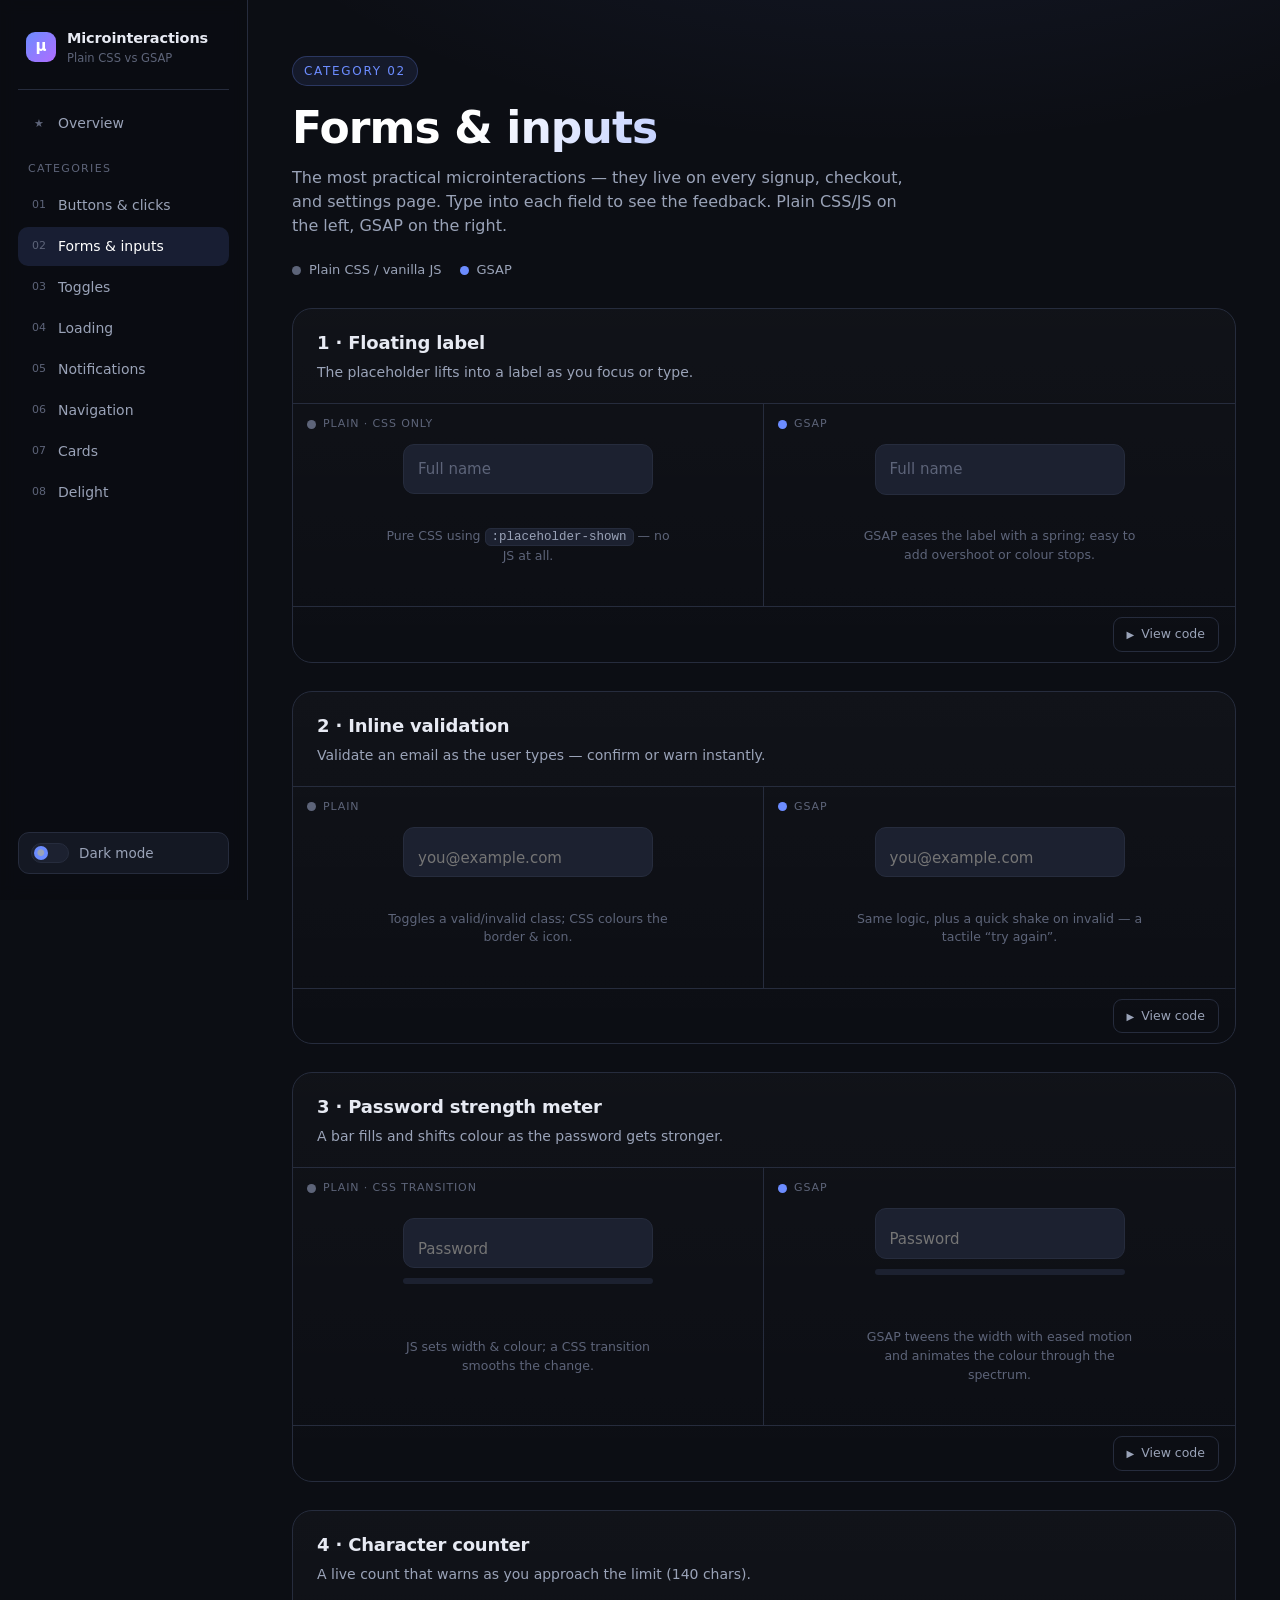
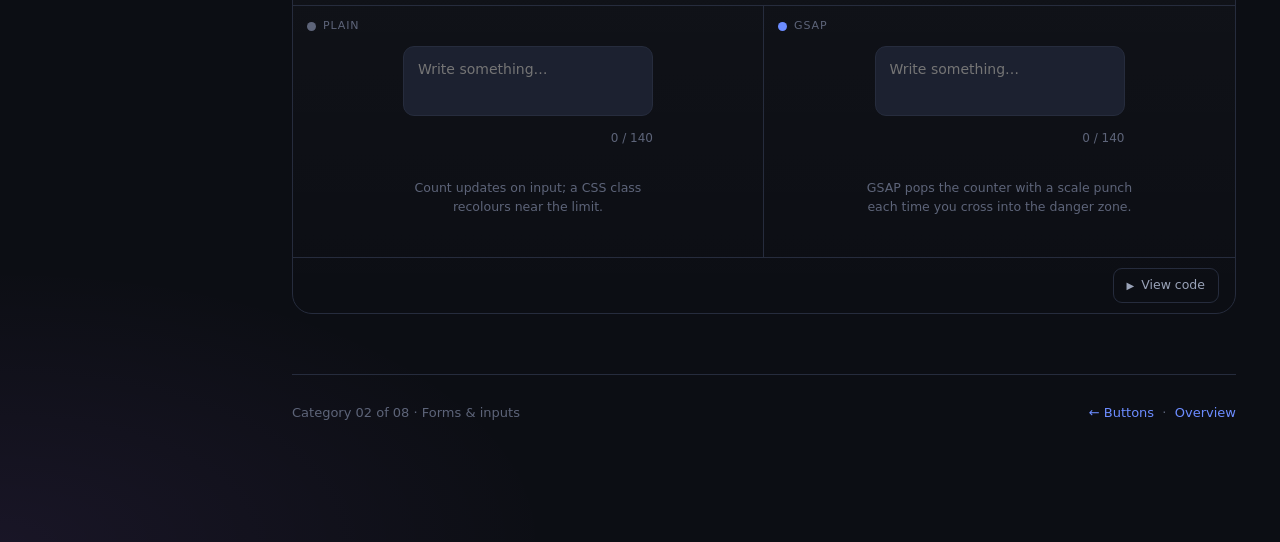
<file: forms.html>
<!DOCTYPE html>
<html lang="en">
<head>
<meta charset="UTF-8" />
<meta name="viewport" content="width=device-width, initial-scale=1.0" />
<title>02 · Forms &amp; inputs — Microinteractions</title>
<link rel="stylesheet" href="styles.css" />
<script>try{var t=localStorage.getItem('mi-theme');if(t)document.documentElement.dataset.theme=t;}catch(e){}</script>
<script src="https://cdnjs.cloudflare.com/ajax/libs/gsap/3.12.5/gsap.min.js"></script>
<style>
  /* ---- Form field base ---- */
  .field { position: relative; width: 250px; }
  .field input {
    width: 100%; padding: 19px 38px 7px 14px;
    background: var(--bg-elev-2); border: 1px solid var(--border);
    border-radius: 11px; color: var(--text); font: inherit; font-size: 15px; outline: none;
    transition: border-color .2s ease, box-shadow .2s ease;
  }
  .field input:focus { border-color: var(--accent); box-shadow: 0 0 0 3px rgba(108,140,255,0.18); }
  .field label {
    position: absolute; left: 15px; top: 14px; font-size: 15px;
    color: var(--text-faint); pointer-events: none; transform-origin: left center;
  }
  /* Plain floating label via CSS only */
  .field--css input:focus + label,
  .field--css input:not(:placeholder-shown) + label {
    transition: transform .18s ease, color .18s ease;
    transform: translateY(-9px) scale(.78);
    color: var(--accent);
  }
  .field--css input:focus + label { color: var(--accent); }

  /* validation icon */
  .vicon { position: absolute; right: 13px; top: 50%; transform: translateY(-50%); font-size: 15px; opacity: 0; transition: opacity .2s; }
  .field.valid .vicon.ok { opacity: 1; }
  .field.invalid .vicon.bad { opacity: 1; }
  .field.valid input { border-color: var(--success); }
  .field.invalid input { border-color: var(--danger); }
  .vicon.ok { color: var(--success); }
  .vicon.bad { color: var(--danger); }

  /* password strength */
  .pw-wrap { width: 250px; }
  .pw-bar { height: 6px; border-radius: 999px; background: var(--bg-elev-2); margin-top: 10px; overflow: hidden; }
  .pw-fill { height: 100%; width: 0%; border-radius: 999px; background: var(--danger); transition: width .3s ease, background .3s ease; }
  .pw-label { font-size: 12px; color: var(--text-faint); margin-top: 6px; height: 15px; }

  /* char counter */
  .cc-wrap { width: 250px; }
  .cc-area {
    width: 100%; min-height: 70px; resize: none;
    background: var(--bg-elev-2); border: 1px solid var(--border);
    border-radius: 11px; color: var(--text); font: inherit; font-size: 14px; padding: 12px 14px; outline: none;
    transition: border-color .2s;
  }
  .cc-area:focus { border-color: var(--accent); }
  .cc-count { font-size: 12px; color: var(--text-faint); text-align: right; margin-top: 6px; display: inline-block; float: right; }
  .cc-count.warn { color: var(--warn); }
  .cc-count.over { color: var(--danger); }
</style>
</head>
<body>
<div class="app">
  <button class="menu-btn">☰ Menu</button>
  <div class="scrim" hidden></div>

  <aside class="sidebar">
    <div class="brand">
      <span class="glyph">μ</span>
      <span><b>Microinteractions</b><small>Plain CSS vs GSAP</small></span>
    </div>
    <nav class="nav">
      <a href="index.html"><span class="num">★</span> Overview</a>
      <div class="nav-group-label">Categories</div>
      <a href="buttons.html"><span class="num">01</span> Buttons &amp; clicks</a>
      <a href="forms.html" class="active"><span class="num">02</span> Forms &amp; inputs</a>
      <a href="toggles.html"><span class="num">03</span> Toggles</a>
      <a href="loading.html"><span class="num">04</span> Loading</a>
      <a href="notifications.html"><span class="num">05</span> Notifications</a>
      <a href="navigation.html"><span class="num">06</span> Navigation</a>
      <a href="cards.html"><span class="num">07</span> Cards</a>
      <a href="delight.html"><span class="num">08</span> Delight</a>
    </nav>
  </aside>

  <main>
    <span class="eyebrow">Category 02</span>
    <h1>Forms &amp; inputs</h1>
    <p class="lede">The most practical microinteractions — they live on every signup, checkout, and settings page. Type into each field to see the feedback. Plain CSS/JS on the left, GSAP on the right.</p>
    <div class="legend">
      <span><span class="dot plain"></span> Plain CSS / vanilla JS</span>
      <span><span class="dot gsap"></span> GSAP</span>
    </div>

    <!-- 1. FLOATING LABEL -->
    <section class="demo">
      <div class="demo__head">
        <h2>1 · Floating label</h2>
        <p>The placeholder lifts into a label as you focus or type.</p>
      </div>
      <div class="demo__grid">
        <div class="pane">
          <span class="pane__tag"><span class="dot plain"></span>Plain · CSS only</span>
          <div class="field field--css">
            <input type="text" id="flCss" placeholder=" " />
            <label for="flCss">Full name</label>
          </div>
          <p class="pane__note">Pure CSS using <code class="inline">:placeholder-shown</code> — no JS at all.</p>
        </div>
        <div class="pane">
          <span class="pane__tag"><span class="dot gsap"></span>GSAP</span>
          <div class="field">
            <input type="text" id="flGsap" placeholder=" " />
            <label for="flGsap">Full name</label>
          </div>
          <p class="pane__note">GSAP eases the label with a spring; easy to add overshoot or colour stops.</p>
        </div>
      </div>
      <div class="demo__foot">
        <button class="code-toggle" aria-expanded="false" aria-controls="codeF1"><span class="chev">▶</span> <span class="txt">View code</span></button>
      </div>
      <div class="code-panel" id="codeF1" hidden>
        <div class="code-col"><h4><span class="dot plain"></span>Plain — CSS</h4><pre><span class="c">&lt;!-- placeholder=" " is the trick --&gt;</span>
<span class="f">input:focus + label</span>,
<span class="f">input:not(:placeholder-shown) + label</span> {
  <span class="k">transform</span>: translateY(-9px) scale(.78);
  <span class="k">color</span>: var(--accent);
}</pre></div>
        <div class="code-col"><h4><span class="dot gsap"></span>GSAP — JS</h4><pre><span class="k">const</span> up = { <span class="k">y</span>:-9, <span class="k">scale</span>:.78, <span class="k">color</span>:<span class="s">'#6c8cff'</span> };
input.<span class="f">addEventListener</span>(<span class="s">'focus'</span>, () =&gt;
  gsap.<span class="f">to</span>(label, { ...up, <span class="k">ease</span>:<span class="s">'back.out(2)'</span> }));
input.<span class="f">addEventListener</span>(<span class="s">'blur'</span>, () =&gt; {
  <span class="k">if</span> (!input.value) gsap.<span class="f">to</span>(label, { <span class="k">y</span>:0, <span class="k">scale</span>:1 });
});</pre></div>
      </div>
    </section>

    <!-- 2. INLINE VALIDATION -->
    <section class="demo">
      <div class="demo__head">
        <h2>2 · Inline validation</h2>
        <p>Validate an email as the user types — confirm or warn instantly.</p>
      </div>
      <div class="demo__grid">
        <div class="pane">
          <span class="pane__tag"><span class="dot plain"></span>Plain</span>
          <div class="field" id="valCss">
            <input type="email" placeholder="you@example.com" />
            <span class="vicon ok">✓</span><span class="vicon bad">✕</span>
          </div>
          <p class="pane__note">Toggles a valid/invalid class; CSS colours the border &amp; icon.</p>
        </div>
        <div class="pane">
          <span class="pane__tag"><span class="dot gsap"></span>GSAP</span>
          <div class="field" id="valGsap">
            <input type="email" placeholder="you@example.com" />
            <span class="vicon ok">✓</span><span class="vicon bad">✕</span>
          </div>
          <p class="pane__note">Same logic, plus a quick <em>shake</em> on invalid — a tactile “try again”.</p>
        </div>
      </div>
      <div class="demo__foot">
        <button class="code-toggle" aria-expanded="false" aria-controls="codeF2"><span class="chev">▶</span> <span class="txt">View code</span></button>
      </div>
      <div class="code-panel" id="codeF2" hidden>
        <div class="code-col"><h4><span class="dot plain"></span>Plain — JS</h4><pre><span class="k">const</span> ok = <span class="s">/^[^@\s]+@[^@\s]+\.[^@\s]+$/</span>.<span class="f">test</span>(v);
field.<span class="f">classList</span>.<span class="f">toggle</span>(<span class="s">'valid'</span>, ok);
field.<span class="f">classList</span>.<span class="f">toggle</span>(<span class="s">'invalid'</span>, !ok &amp;&amp; v);</pre></div>
        <div class="code-col"><h4><span class="dot gsap"></span>GSAP — JS</h4><pre><span class="c">// same valid/invalid logic, plus:</span>
<span class="k">if</span> (!ok &amp;&amp; v)
  gsap.<span class="f">fromTo</span>(field, { <span class="k">x</span>:-6 },
    { <span class="k">x</span>:0, <span class="k">duration</span>:.4, <span class="k">ease</span>:<span class="s">'elastic.out(1,0.3)'</span> });</pre></div>
      </div>
    </section>

    <!-- 3. PASSWORD STRENGTH -->
    <section class="demo">
      <div class="demo__head">
        <h2>3 · Password strength meter</h2>
        <p>A bar fills and shifts colour as the password gets stronger.</p>
      </div>
      <div class="demo__grid">
        <div class="pane">
          <span class="pane__tag"><span class="dot plain"></span>Plain · CSS transition</span>
          <div class="pw-wrap">
            <div class="field" style="width:100%">
              <input type="password" id="pwCss" placeholder="Password" />
            </div>
            <div class="pw-bar"><div class="pw-fill" id="pwCssFill"></div></div>
            <div class="pw-label" id="pwCssLabel"></div>
          </div>
          <p class="pane__note">JS sets width &amp; colour; a CSS transition smooths the change.</p>
        </div>
        <div class="pane">
          <span class="pane__tag"><span class="dot gsap"></span>GSAP</span>
          <div class="pw-wrap">
            <div class="field" style="width:100%">
              <input type="password" id="pwGsap" placeholder="Password" />
            </div>
            <div class="pw-bar"><div class="pw-fill" id="pwGsapFill" style="transition:none"></div></div>
            <div class="pw-label" id="pwGsapLabel"></div>
          </div>
          <p class="pane__note">GSAP tweens the width with eased motion and animates the colour through the spectrum.</p>
        </div>
      </div>
      <div class="demo__foot">
        <button class="code-toggle" aria-expanded="false" aria-controls="codeF3"><span class="chev">▶</span> <span class="txt">View code</span></button>
      </div>
      <div class="code-panel" id="codeF3" hidden>
        <div class="code-col"><h4><span class="dot plain"></span>Plain — JS + CSS</h4><pre>fill.<span class="f">style</span>.width = (score/4*100) + <span class="s">'%'</span>;
fill.<span class="f">style</span>.background = colors[score];

<span class="c">/* CSS */</span>
<span class="f">.pw-fill</span> { <span class="k">transition</span>: width .3s, background .3s; }</pre></div>
        <div class="code-col"><h4><span class="dot gsap"></span>GSAP — JS</h4><pre>gsap.<span class="f">to</span>(fill, {
  <span class="k">width</span>: (score/4*100) + <span class="s">'%'</span>,
  <span class="k">backgroundColor</span>: colors[score],
  <span class="k">duration</span>: .4, <span class="k">ease</span>: <span class="s">'power2.out'</span>
});</pre></div>
      </div>
    </section>

    <!-- 4. CHARACTER COUNTER -->
    <section class="demo">
      <div class="demo__head">
        <h2>4 · Character counter</h2>
        <p>A live count that warns as you approach the limit (140 chars).</p>
      </div>
      <div class="demo__grid">
        <div class="pane">
          <span class="pane__tag"><span class="dot plain"></span>Plain</span>
          <div class="cc-wrap">
            <textarea class="cc-area" id="ccCss" maxlength="160" placeholder="Write something…"></textarea>
            <span class="cc-count" id="ccCssCount">0 / 140</span>
          </div>
          <p class="pane__note">Count updates on input; a CSS class recolours near the limit.</p>
        </div>
        <div class="pane">
          <span class="pane__tag"><span class="dot gsap"></span>GSAP</span>
          <div class="cc-wrap">
            <textarea class="cc-area" id="ccGsap" maxlength="160" placeholder="Write something…"></textarea>
            <span class="cc-count" id="ccGsapCount">0 / 140</span>
          </div>
          <p class="pane__note">GSAP pops the counter with a scale punch each time you cross into the danger zone.</p>
        </div>
      </div>
      <div class="demo__foot">
        <button class="code-toggle" aria-expanded="false" aria-controls="codeF4"><span class="chev">▶</span> <span class="txt">View code</span></button>
      </div>
      <div class="code-panel" id="codeF4" hidden>
        <div class="code-col"><h4><span class="dot plain"></span>Plain — JS</h4><pre>count.<span class="f">textContent</span> = len + <span class="s">' / 140'</span>;
count.<span class="f">classList</span>.<span class="f">toggle</span>(<span class="s">'warn'</span>, len &gt; 120);
count.<span class="f">classList</span>.<span class="f">toggle</span>(<span class="s">'over'</span>, len &gt; 140);</pre></div>
        <div class="code-col"><h4><span class="dot gsap"></span>GSAP — JS</h4><pre><span class="c">// same recolour, plus a punch on entering warn zone:</span>
<span class="k">if</span> (len &gt; 120 &amp;&amp; prev &lt;= 120)
  gsap.<span class="f">fromTo</span>(count, { <span class="k">scale</span>:1.5 },
    { <span class="k">scale</span>:1, <span class="k">ease</span>:<span class="s">'back.out(4)'</span> });</pre></div>
      </div>
    </section>

    <footer class="page">
      <span>Category 02 of 08 · Forms &amp; inputs</span>
      <span><a href="buttons.html">← Buttons</a> &nbsp;·&nbsp; <a href="index.html">Overview</a></span>
    </footer>
  </main>
</div>

<script src="app.js"></script>
<script src="forms.js"></script>
</body>
</html>
</file>
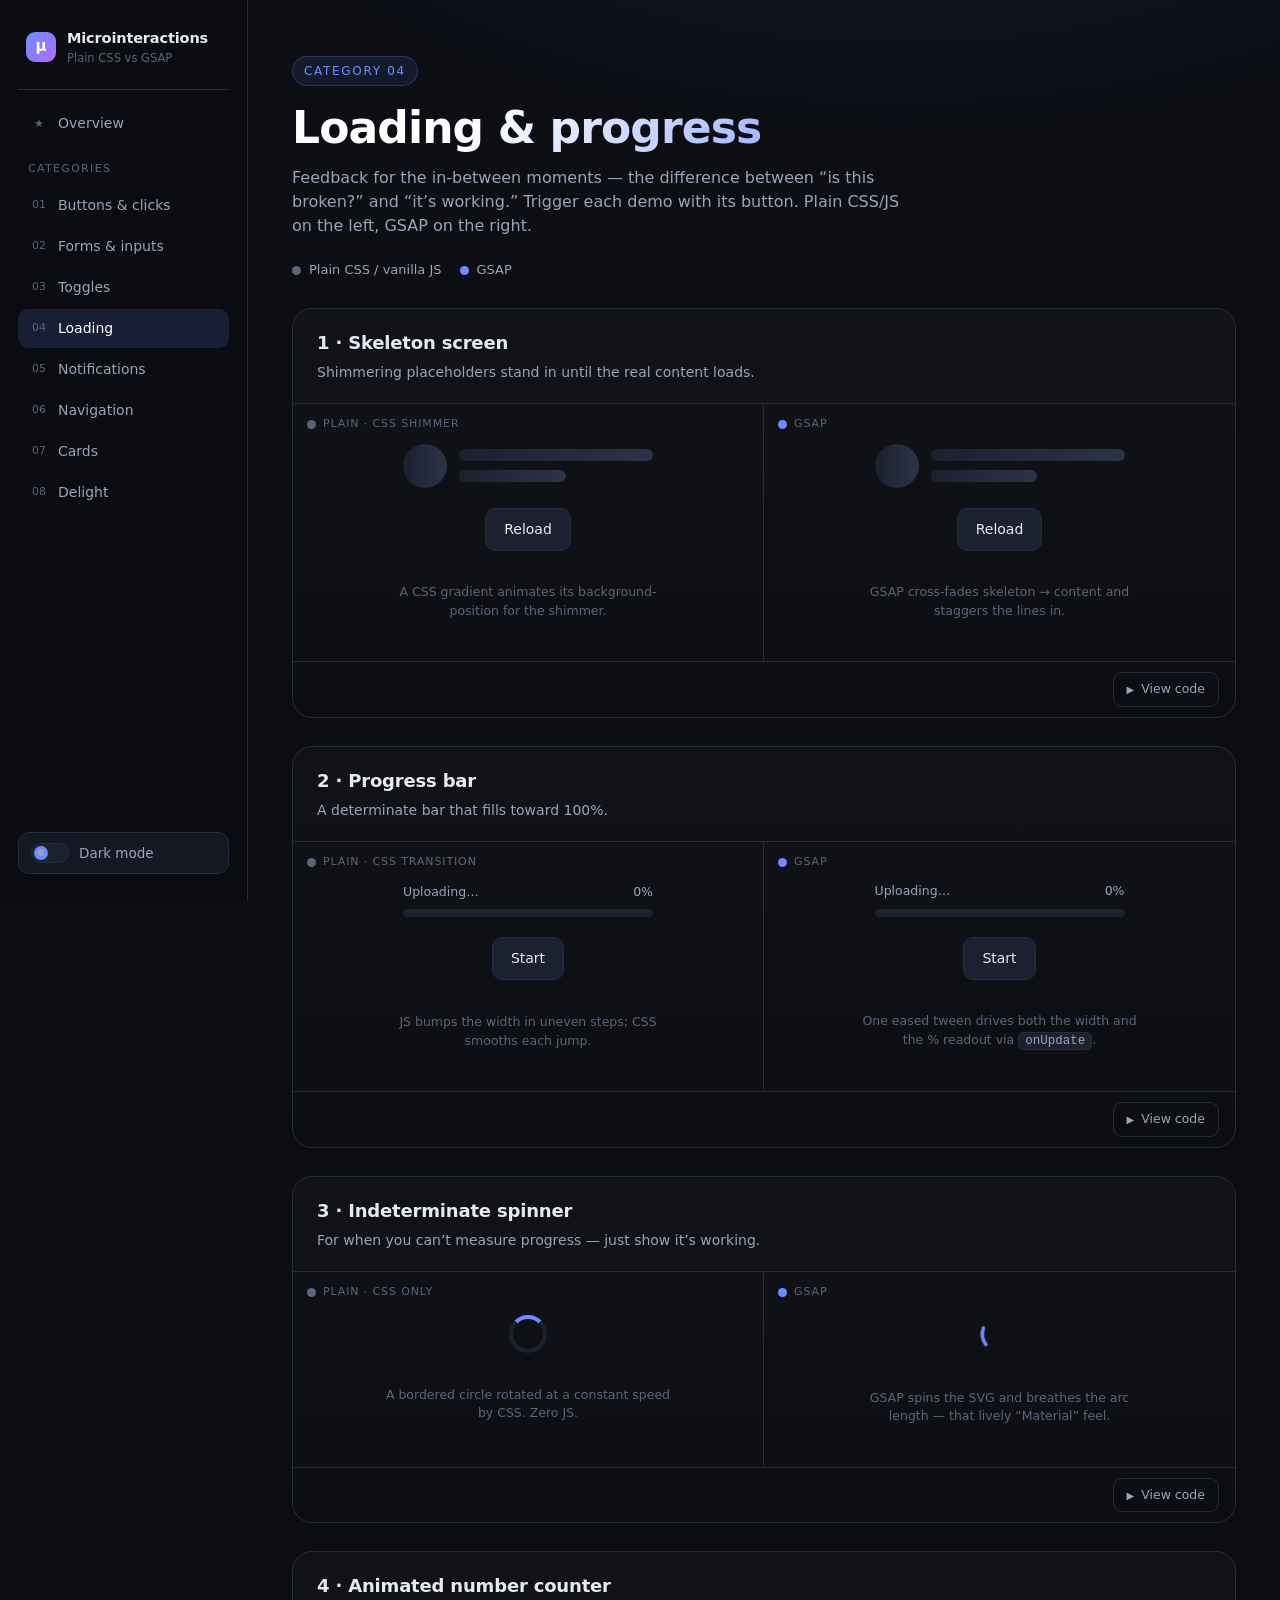
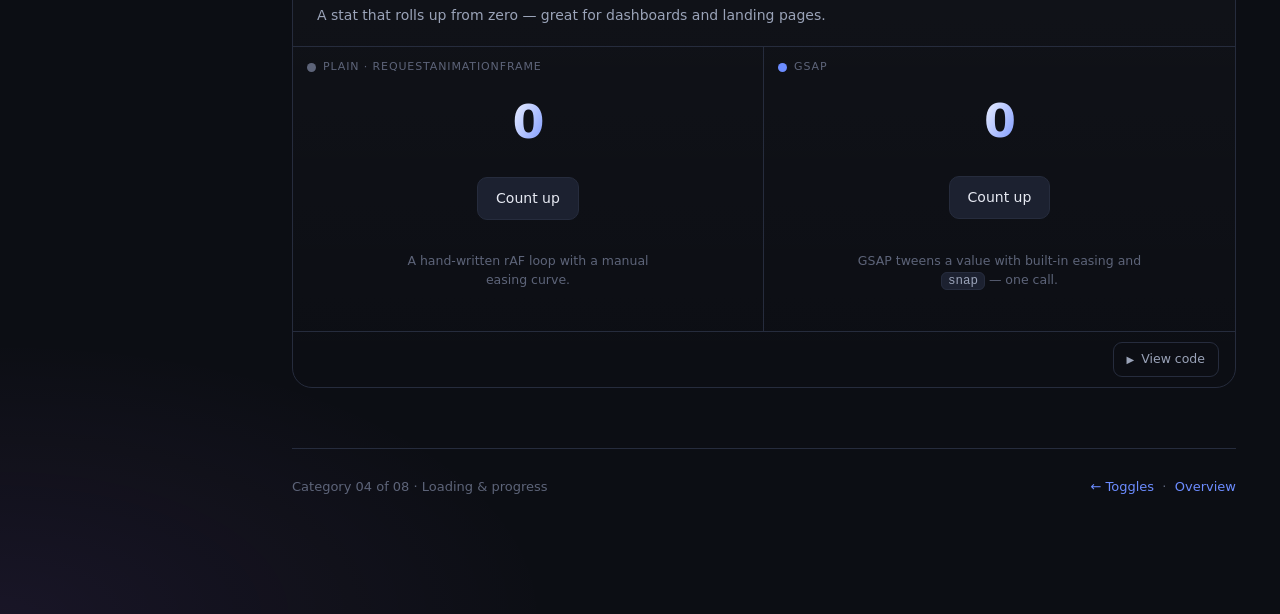
<file: loading.html>
<!DOCTYPE html>
<html lang="en">
<head>
<meta charset="UTF-8" />
<meta name="viewport" content="width=device-width, initial-scale=1.0" />
<title>04 · Loading &amp; progress — Microinteractions</title>
<link rel="stylesheet" href="styles.css" />
<script>try{var t=localStorage.getItem('mi-theme');if(t)document.documentElement.dataset.theme=t;}catch(e){}</script>
<script src="https://cdnjs.cloudflare.com/ajax/libs/gsap/3.12.5/gsap.min.js"></script>
<style>
  /* ---- Skeleton ---- */
  .load-area { width: 250px; }
  .skeleton { display: flex; gap: 12px; align-items: center; }
  .sk-avatar { width: 44px; height: 44px; border-radius: 50%; flex-shrink: 0; background: var(--bg-elev-2); }
  .sk-lines { flex: 1; display: flex; flex-direction: column; gap: 9px; }
  .sk-line { height: 12px; border-radius: 6px; background: var(--bg-elev-2); }
  .sk-line.short { width: 55%; }
  .shimmer {
    background: linear-gradient(90deg, #1c2130 0%, #2c3346 50%, #1c2130 100%);
    background-size: 200% 100%;
    animation: shimmer 1.3s linear infinite;
  }
  @keyframes shimmer { 0% { background-position: 200% 0; } 100% { background-position: -200% 0; } }
  html[data-theme="light"] .shimmer { background: linear-gradient(90deg, #e4e9f2 0%, #f4f7fc 50%, #e4e9f2 100%); background-size: 200% 100%; }

  .loaded { display: flex; gap: 12px; align-items: center; }
  .ld-avatar { width: 44px; height: 44px; border-radius: 50%; flex-shrink: 0; background: linear-gradient(135deg, var(--accent), var(--accent-2)); }
  .ld-lines { flex: 1; }
  .ld-title { font-size: 15px; font-weight: 600; }
  .ld-sub { font-size: 13px; color: var(--text-dim); }

  /* ---- Progress bar ---- */
  .progress { width: 250px; }
  .pg-track { height: 8px; background: var(--bg-elev-2); border-radius: 999px; overflow: hidden; }
  .pg-fill { height: 100%; width: 0; border-radius: 999px; background: linear-gradient(90deg, var(--accent), var(--accent-2)); }
  .pg-css .pg-fill { transition: width .2s linear; }
  .pg-top { display: flex; justify-content: space-between; font-size: 12.5px; color: var(--text-dim); margin-bottom: 8px; }

  /* ---- Spinner ---- */
  .spin-css { width: 38px; height: 38px; border: 4px solid var(--bg-elev-2); border-top-color: var(--accent); border-radius: 50%; animation: spin .8s linear infinite; }
  @keyframes spin { to { transform: rotate(360deg); } }
  .spin-gsap { width: 44px; height: 44px; }
  .spin-gsap circle { fill: none; stroke: var(--accent); stroke-width: 4; stroke-linecap: round; }

  /* ---- Counter ---- */
  .counter { font-size: 46px; font-weight: 800; letter-spacing: -0.02em; font-variant-numeric: tabular-nums; background: linear-gradient(120deg, var(--heading-from), var(--accent)); -webkit-background-clip: text; background-clip: text; color: transparent; }
</style>
</head>
<body>
<div class="app">
  <button class="menu-btn">☰ Menu</button>
  <div class="scrim" hidden></div>

  <aside class="sidebar">
    <div class="brand">
      <span class="glyph">μ</span>
      <span><b>Microinteractions</b><small>Plain CSS vs GSAP</small></span>
    </div>
    <nav class="nav">
      <a href="index.html"><span class="num">★</span> Overview</a>
      <div class="nav-group-label">Categories</div>
      <a href="buttons.html"><span class="num">01</span> Buttons &amp; clicks</a>
      <a href="forms.html"><span class="num">02</span> Forms &amp; inputs</a>
      <a href="toggles.html"><span class="num">03</span> Toggles</a>
      <a href="loading.html" class="active"><span class="num">04</span> Loading</a>
      <a href="notifications.html"><span class="num">05</span> Notifications</a>
      <a href="navigation.html"><span class="num">06</span> Navigation</a>
      <a href="cards.html"><span class="num">07</span> Cards</a>
      <a href="delight.html"><span class="num">08</span> Delight</a>
    </nav>
  </aside>

  <main>
    <span class="eyebrow">Category 04</span>
    <h1>Loading &amp; progress</h1>
    <p class="lede">Feedback for the in-between moments — the difference between “is this broken?” and “it’s working.” Trigger each demo with its button. Plain CSS/JS on the left, GSAP on the right.</p>
    <div class="legend">
      <span><span class="dot plain"></span> Plain CSS / vanilla JS</span>
      <span><span class="dot gsap"></span> GSAP</span>
    </div>

    <!-- 1. SKELETON -->
    <section class="demo">
      <div class="demo__head">
        <h2>1 · Skeleton screen</h2>
        <p>Shimmering placeholders stand in until the real content loads.</p>
      </div>
      <div class="demo__grid">
        <div class="pane">
          <span class="pane__tag"><span class="dot plain"></span>Plain · CSS shimmer</span>
          <div class="load-area" id="skCss"></div>
          <button class="mini-btn" id="skCssBtn">Reload</button>
          <p class="pane__note">A CSS gradient animates its background-position for the shimmer.</p>
        </div>
        <div class="pane">
          <span class="pane__tag"><span class="dot gsap"></span>GSAP</span>
          <div class="load-area" id="skGsap"></div>
          <button class="mini-btn" id="skGsapBtn">Reload</button>
          <p class="pane__note">GSAP cross-fades skeleton → content and staggers the lines in.</p>
        </div>
      </div>
      <div class="demo__foot">
        <button class="code-toggle" aria-expanded="false" aria-controls="codeL1"><span class="chev">▶</span> <span class="txt">View code</span></button>
      </div>
      <div class="code-panel" id="codeL1" hidden>
        <div class="code-col"><h4><span class="dot plain"></span>Plain — CSS</h4><pre><span class="f">.shimmer</span> {
  <span class="k">background</span>: linear-gradient(90deg,
    #1c2130, #2c3346, #1c2130);
  <span class="k">background-size</span>: 200% 100%;
  <span class="k">animation</span>: shimmer 1.3s linear infinite;
}
<span class="k">@keyframes</span> shimmer {
  <span class="k">to</span> { background-position: -200% 0; } }</pre></div>
        <div class="code-col"><h4><span class="dot gsap"></span>GSAP — JS</h4><pre>gsap.<span class="f">timeline</span>()
  .<span class="f">to</span>(skeleton, { <span class="k">opacity</span>: 0, <span class="k">duration</span>: .3 })
  .<span class="f">set</span>(skeleton, { <span class="k">display</span>: <span class="s">'none'</span> })
  .<span class="f">from</span>(contentLines, { <span class="k">opacity</span>: 0, <span class="k">y</span>: 8,
        <span class="k">stagger</span>: .08, <span class="k">ease</span>: <span class="s">'power2.out'</span> });</pre></div>
      </div>
    </section>

    <!-- 2. PROGRESS BAR -->
    <section class="demo">
      <div class="demo__head">
        <h2>2 · Progress bar</h2>
        <p>A determinate bar that fills toward 100%.</p>
      </div>
      <div class="demo__grid">
        <div class="pane">
          <span class="pane__tag"><span class="dot plain"></span>Plain · CSS transition</span>
          <div class="progress">
            <div class="pg-top"><span>Uploading…</span><span id="pgCssPct">0%</span></div>
            <div class="pg-track"><div class="pg-fill" id="pgCssFill"></div></div>
          </div>
          <button class="mini-btn" id="pgCssBtn">Start</button>
          <p class="pane__note">JS bumps the width in uneven steps; CSS smooths each jump.</p>
        </div>
        <div class="pane">
          <span class="pane__tag"><span class="dot gsap"></span>GSAP</span>
          <div class="progress">
            <div class="pg-top"><span>Uploading…</span><span id="pgGsapPct">0%</span></div>
            <div class="pg-track"><div class="pg-fill" id="pgGsapFill"></div></div>
          </div>
          <button class="mini-btn" id="pgGsapBtn">Start</button>
          <p class="pane__note">One eased tween drives both the width and the % readout via <code class="inline">onUpdate</code>.</p>
        </div>
      </div>
      <div class="demo__foot">
        <button class="code-toggle" aria-expanded="false" aria-controls="codeL2"><span class="chev">▶</span> <span class="txt">View code</span></button>
      </div>
      <div class="code-panel" id="codeL2" hidden>
        <div class="code-col"><h4><span class="dot plain"></span>Plain — JS</h4><pre><span class="k">let</span> p = 0;
<span class="k">const</span> id = <span class="f">setInterval</span>(() =&gt; {
  p = Math.<span class="f">min</span>(100, p + Math.<span class="f">random</span>()*18);
  fill.<span class="f">style</span>.width = p + <span class="s">'%'</span>;
  pct.<span class="f">textContent</span> = Math.<span class="f">round</span>(p) + <span class="s">'%'</span>;
  <span class="k">if</span> (p &gt;= 100) <span class="f">clearInterval</span>(id);
}, 250);</pre></div>
        <div class="code-col"><h4><span class="dot gsap"></span>GSAP — JS</h4><pre><span class="k">const</span> o = { p: 0 };
gsap.<span class="f">to</span>(o, { <span class="k">p</span>: 100, <span class="k">duration</span>: 2.4, <span class="k">ease</span>: <span class="s">'power1.inOut'</span>,
  <span class="k">onUpdate</span>() {
    fill.<span class="f">style</span>.width = o.p + <span class="s">'%'</span>;
    pct.<span class="f">textContent</span> = Math.<span class="f">round</span>(o.p) + <span class="s">'%'</span>;
  } });</pre></div>
      </div>
    </section>

    <!-- 3. SPINNER -->
    <section class="demo">
      <div class="demo__head">
        <h2>3 · Indeterminate spinner</h2>
        <p>For when you can’t measure progress — just show it’s working.</p>
      </div>
      <div class="demo__grid">
        <div class="pane">
          <span class="pane__tag"><span class="dot plain"></span>Plain · CSS only</span>
          <div class="spin-css"></div>
          <p class="pane__note">A bordered circle rotated at a constant speed by CSS. Zero JS.</p>
        </div>
        <div class="pane">
          <span class="pane__tag"><span class="dot gsap"></span>GSAP</span>
          <svg class="spin-gsap" id="spinGsap" viewBox="0 0 50 50"><circle cx="25" cy="25" r="20"></circle></svg>
          <p class="pane__note">GSAP spins the SVG <em>and</em> breathes the arc length — that lively “Material” feel.</p>
        </div>
      </div>
      <div class="demo__foot">
        <button class="code-toggle" aria-expanded="false" aria-controls="codeL3"><span class="chev">▶</span> <span class="txt">View code</span></button>
      </div>
      <div class="code-panel" id="codeL3" hidden>
        <div class="code-col"><h4><span class="dot plain"></span>Plain — CSS</h4><pre><span class="f">.spinner</span> {
  <span class="k">border</span>: 4px solid #1c2130;
  <span class="k">border-top-color</span>: var(--accent);
  <span class="k">border-radius</span>: 50%;
  <span class="k">animation</span>: spin .8s linear infinite;
}
<span class="k">@keyframes</span> spin { <span class="k">to</span> { transform: rotate(360deg); } }</pre></div>
        <div class="code-col"><h4><span class="dot gsap"></span>GSAP — JS</h4><pre>gsap.<span class="f">to</span>(svg, { <span class="k">rotation</span>: 360, <span class="k">repeat</span>: -1,
  <span class="k">duration</span>: 1, <span class="k">ease</span>: <span class="s">'none'</span>, <span class="k">transformOrigin</span>: <span class="s">'center'</span> });

gsap.<span class="f">fromTo</span>(circle,
  { <span class="k">strokeDasharray</span>: <span class="s">'1 200'</span>, <span class="k">strokeDashoffset</span>: 0 },
  { <span class="k">strokeDasharray</span>: <span class="s">'90 200'</span>, <span class="k">strokeDashoffset</span>: -35,
    <span class="k">repeat</span>: -1, <span class="k">yoyo</span>: true, <span class="k">duration</span>: .8 });</pre></div>
      </div>
    </section>

    <!-- 4. COUNTER -->
    <section class="demo">
      <div class="demo__head">
        <h2>4 · Animated number counter</h2>
        <p>A stat that rolls up from zero — great for dashboards and landing pages.</p>
      </div>
      <div class="demo__grid">
        <div class="pane">
          <span class="pane__tag"><span class="dot plain"></span>Plain · requestAnimationFrame</span>
          <div class="counter" id="countCss">0</div>
          <button class="mini-btn" id="countCssBtn">Count up</button>
          <p class="pane__note">A hand-written rAF loop with a manual easing curve.</p>
        </div>
        <div class="pane">
          <span class="pane__tag"><span class="dot gsap"></span>GSAP</span>
          <div class="counter" id="countGsap">0</div>
          <button class="mini-btn" id="countGsapBtn">Count up</button>
          <p class="pane__note">GSAP tweens a value with built-in easing and <code class="inline">snap</code> — one call.</p>
        </div>
      </div>
      <div class="demo__foot">
        <button class="code-toggle" aria-expanded="false" aria-controls="codeL4"><span class="chev">▶</span> <span class="txt">View code</span></button>
      </div>
      <div class="code-panel" id="codeL4" hidden>
        <div class="code-col"><h4><span class="dot plain"></span>Plain — JS</h4><pre><span class="k">const</span> start = <span class="f">performance</span>.now();
<span class="f">function</span> <span class="f">tick</span>(now) {
  <span class="k">let</span> t = Math.<span class="f">min</span>(1, (now - start) / 1800);
  t = 1 - Math.<span class="f">pow</span>(1 - t, 3);   <span class="c">// easeOutCubic</span>
  el.<span class="f">textContent</span> = Math.<span class="f">round</span>(t * 2847).<span class="f">toLocaleString</span>();
  <span class="k">if</span> (t &lt; 1) <span class="f">requestAnimationFrame</span>(tick);
}
<span class="f">requestAnimationFrame</span>(tick);</pre></div>
        <div class="code-col"><h4><span class="dot gsap"></span>GSAP — JS</h4><pre><span class="k">const</span> o = { v: 0 };
gsap.<span class="f">to</span>(o, { <span class="k">v</span>: 2847, <span class="k">duration</span>: 1.8, <span class="k">ease</span>: <span class="s">'power3.out'</span>,
  <span class="k">snap</span>: { v: 1 },
  <span class="k">onUpdate</span>: () =&gt; el.<span class="f">textContent</span> = o.v.<span class="f">toLocaleString</span>() });</pre></div>
      </div>
    </section>

    <footer class="page">
      <span>Category 04 of 08 · Loading &amp; progress</span>
      <span><a href="toggles.html">← Toggles</a> &nbsp;·&nbsp; <a href="index.html">Overview</a></span>
    </footer>
  </main>
</div>

<script src="app.js"></script>
<script src="loading.js"></script>
</body>
</html>
</file>
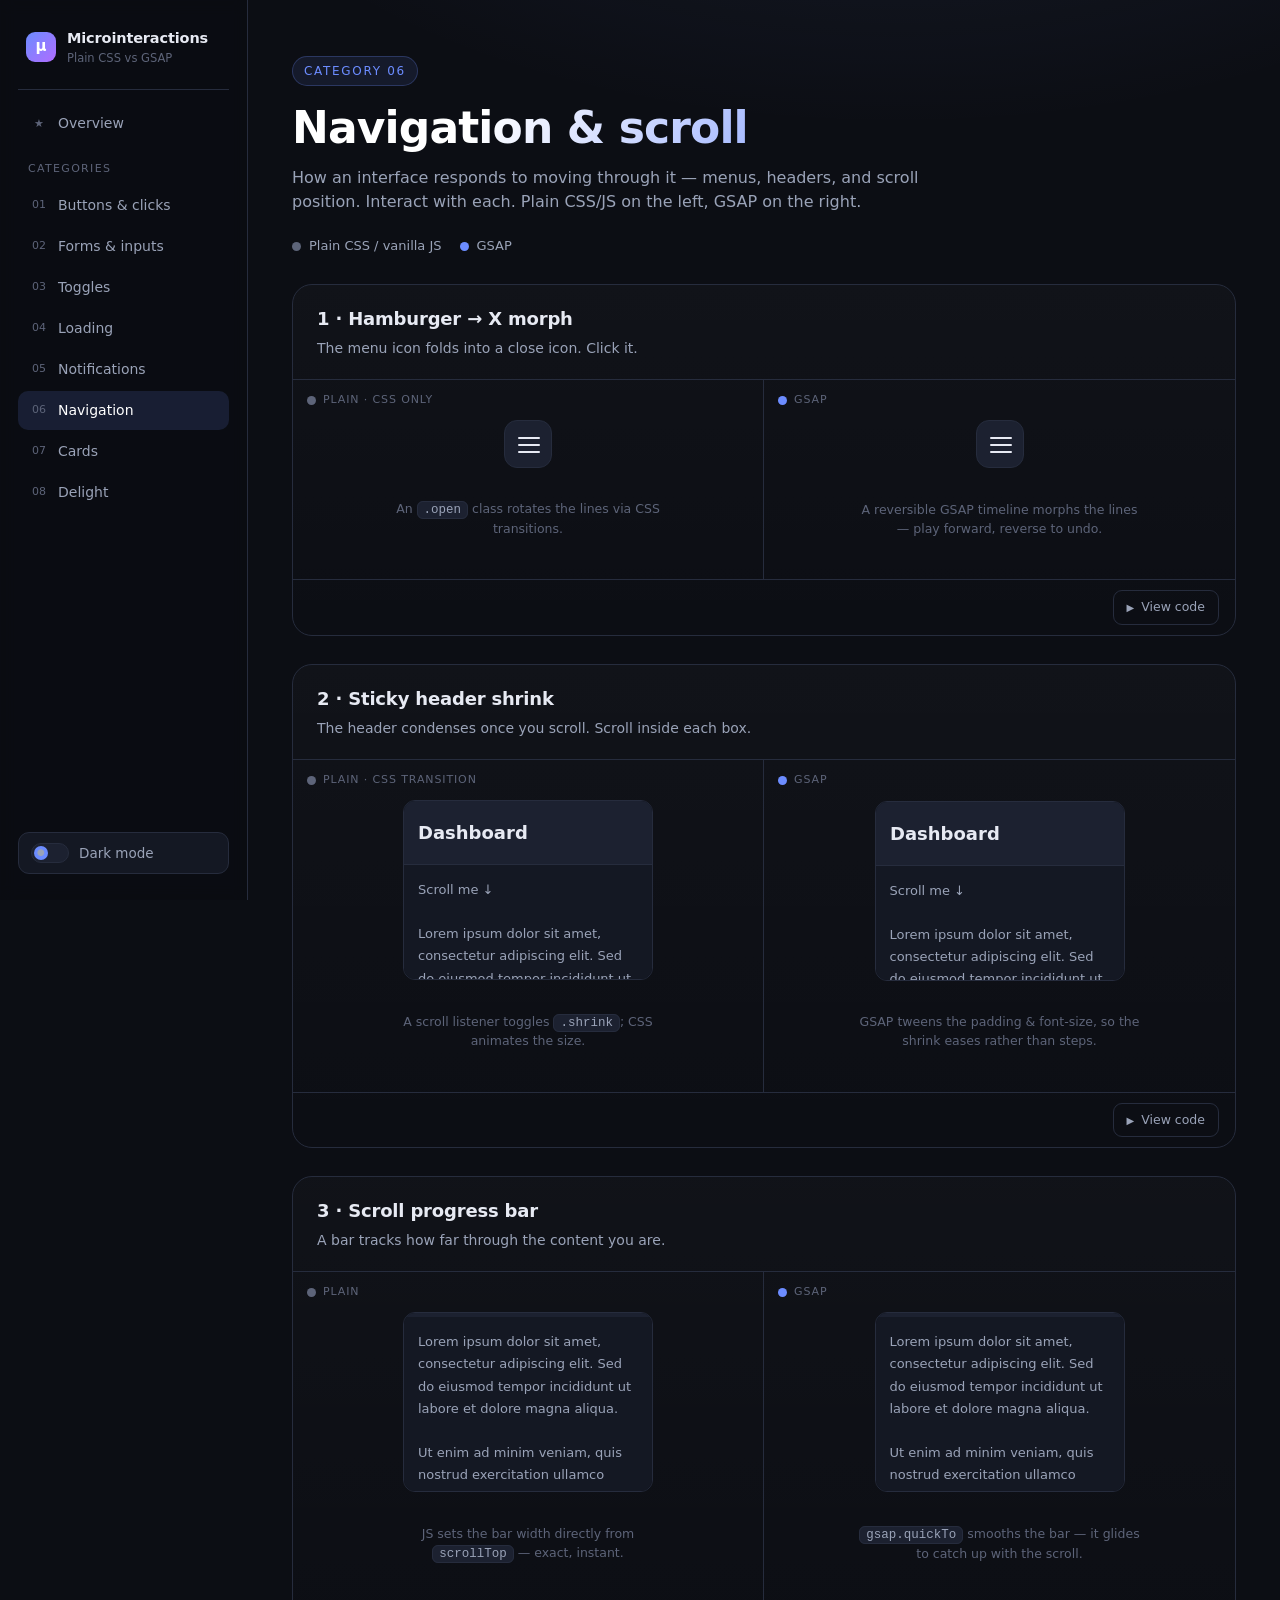
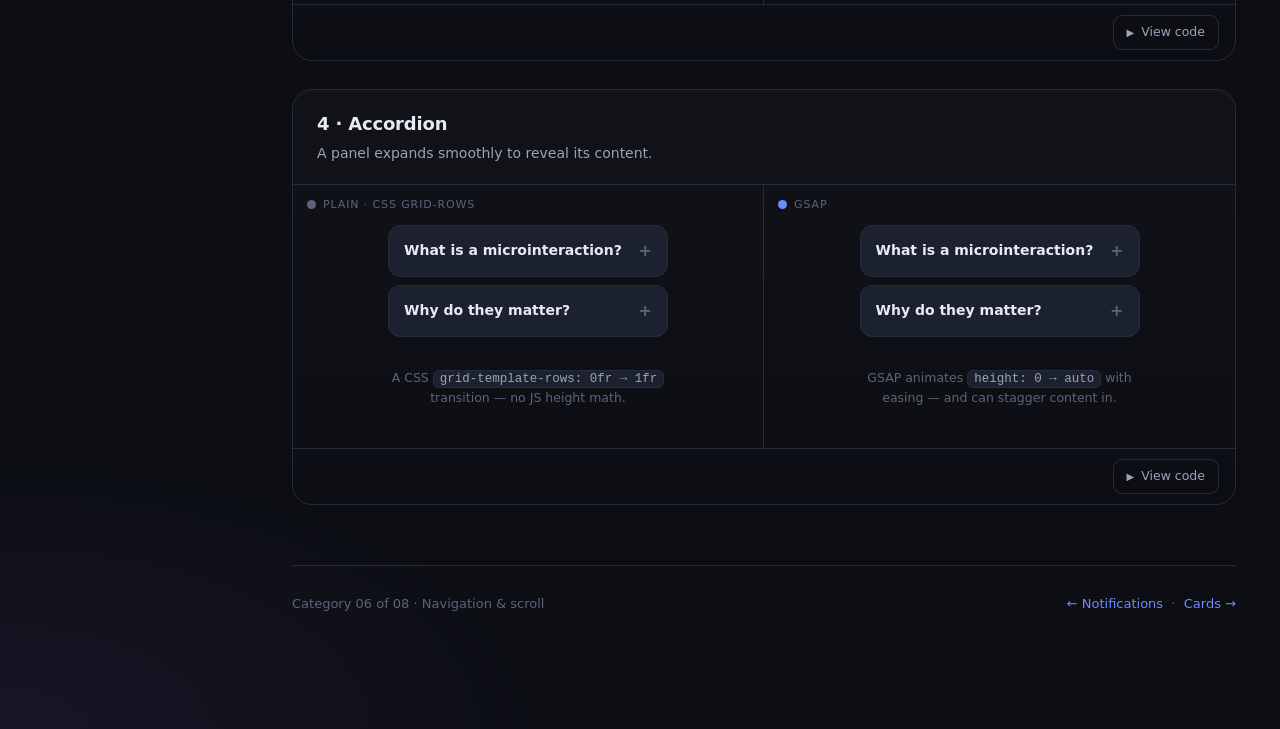
<file: navigation.html>
<!DOCTYPE html>
<html lang="en">
<head>
<meta charset="UTF-8" />
<meta name="viewport" content="width=device-width, initial-scale=1.0" />
<title>06 · Navigation — Microinteractions</title>
<link rel="stylesheet" href="styles.css" />
<script>try{var t=localStorage.getItem('mi-theme');if(t)document.documentElement.dataset.theme=t;}catch(e){}</script>
<script src="https://cdnjs.cloudflare.com/ajax/libs/gsap/3.12.5/gsap.min.js"></script>
<style>
  /* ---- Hamburger ---- */
  .hamburger { position: relative; width: 48px; height: 48px; background: var(--bg-elev-2); border: 1px solid var(--border); border-radius: 13px; cursor: pointer; }
  .hamburger .ln { position: absolute; left: 13px; width: 22px; height: 2px; border-radius: 2px; background: var(--text); top: 50%; }
  .hamburger .ln1 { transform: translateY(-7px); }
  .hamburger .ln3 { transform: translateY(7px); }
  .hamburger--css .ln { transition: transform .3s cubic-bezier(.4,.1,.2,1), opacity .2s; }
  .hamburger--css.open .ln1 { transform: translateY(0) rotate(45deg); }
  .hamburger--css.open .ln2 { opacity: 0; }
  .hamburger--css.open .ln3 { transform: translateY(0) rotate(-45deg); }

  /* ---- Scroll box (shared) ---- */
  .scroll-box { width: 250px; height: 180px; overflow-y: auto; border: 1px solid var(--border); border-radius: 12px; position: relative; background: var(--bg-elev); }
  .scroll-box::-webkit-scrollbar { width: 8px; }
  .scroll-box::-webkit-scrollbar-thumb { background: var(--border); border-radius: 8px; }
  .filler { padding: 14px; font-size: 13px; color: var(--text-dim); line-height: 1.7; }

  /* sticky header shrink */
  .mini-header { position: sticky; top: 0; z-index: 2; background: var(--bg-elev-2); border-bottom: 1px solid var(--border); padding: 18px 14px; font-size: 18px; font-weight: 700; }
  .mini-header--css { transition: padding .25s ease, font-size .25s ease, box-shadow .25s ease; }
  .mini-header.shrink { padding: 9px 14px; font-size: 14px; box-shadow: 0 6px 14px -8px rgba(0,0,0,0.6); }

  /* scroll progress */
  .sbar { position: sticky; top: 0; z-index: 2; height: 4px; background: var(--bg-elev-2); }
  .sbar-fill { height: 100%; width: 0; background: linear-gradient(90deg, var(--accent), var(--accent-2)); }

  /* ---- Accordion ---- */
  .acc { width: 280px; display: flex; flex-direction: column; gap: 8px; }
  .acc-item { border: 1px solid var(--border); border-radius: 12px; overflow: hidden; background: var(--bg-elev-2); }
  .acc-head { width: 100%; text-align: left; background: transparent; border: none; color: var(--text); font: inherit; font-size: 14px; font-weight: 600; padding: 13px 15px; cursor: pointer; display: flex; justify-content: space-between; align-items: center; gap: 10px; }
  .acc-head .pm { color: var(--text-faint); transition: transform .3s ease; font-size: 16px; }
  .acc-item.open .acc-head .pm { transform: rotate(45deg); }
  .acc-body { color: var(--text-dim); font-size: 13.5px; line-height: 1.6; padding: 0 15px; }
  /* plain: grid-rows trick */
  .acc-panel--css { display: grid; grid-template-rows: 0fr; transition: grid-template-rows .3s ease; }
  .acc-item.open .acc-panel--css { grid-template-rows: 1fr; }
  .acc-panel--css > .acc-wrap { overflow: hidden; }
  .acc-wrap > .acc-body { padding-bottom: 14px; }
  /* gsap: height auto */
  .acc-panel--gsap { height: 0; overflow: hidden; }
</style>
</head>
<body>
<div class="app">
  <button class="menu-btn">☰ Menu</button>
  <div class="scrim" hidden></div>

  <aside class="sidebar">
    <div class="brand">
      <span class="glyph">μ</span>
      <span><b>Microinteractions</b><small>Plain CSS vs GSAP</small></span>
    </div>
    <nav class="nav">
      <a href="index.html"><span class="num">★</span> Overview</a>
      <div class="nav-group-label">Categories</div>
      <a href="buttons.html"><span class="num">01</span> Buttons &amp; clicks</a>
      <a href="forms.html"><span class="num">02</span> Forms &amp; inputs</a>
      <a href="toggles.html"><span class="num">03</span> Toggles</a>
      <a href="loading.html"><span class="num">04</span> Loading</a>
      <a href="notifications.html"><span class="num">05</span> Notifications</a>
      <a href="navigation.html" class="active"><span class="num">06</span> Navigation</a>
      <a href="cards.html"><span class="num">07</span> Cards</a>
      <a href="delight.html"><span class="num">08</span> Delight</a>
    </nav>
  </aside>

  <main>
    <span class="eyebrow">Category 06</span>
    <h1>Navigation &amp; scroll</h1>
    <p class="lede">How an interface responds to moving through it — menus, headers, and scroll position. Interact with each. Plain CSS/JS on the left, GSAP on the right.</p>
    <div class="legend">
      <span><span class="dot plain"></span> Plain CSS / vanilla JS</span>
      <span><span class="dot gsap"></span> GSAP</span>
    </div>

    <!-- 1. HAMBURGER -->
    <section class="demo">
      <div class="demo__head">
        <h2>1 · Hamburger → X morph</h2>
        <p>The menu icon folds into a close icon. Click it.</p>
      </div>
      <div class="demo__grid">
        <div class="pane">
          <span class="pane__tag"><span class="dot plain"></span>Plain · CSS only</span>
          <div class="hamburger hamburger--css" id="hamCss"><span class="ln ln1"></span><span class="ln ln2"></span><span class="ln ln3"></span></div>
          <p class="pane__note">An <code class="inline">.open</code> class rotates the lines via CSS transitions.</p>
        </div>
        <div class="pane">
          <span class="pane__tag"><span class="dot gsap"></span>GSAP</span>
          <div class="hamburger" id="hamGsap"><span class="ln ln1"></span><span class="ln ln2"></span><span class="ln ln3"></span></div>
          <p class="pane__note">A reversible GSAP timeline morphs the lines — play forward, reverse to undo.</p>
        </div>
      </div>
      <div class="demo__foot">
        <button class="code-toggle" aria-expanded="false" aria-controls="codeNv1"><span class="chev">▶</span> <span class="txt">View code</span></button>
      </div>
      <div class="code-panel" id="codeNv1" hidden>
        <div class="code-col"><h4><span class="dot plain"></span>Plain — CSS</h4><pre><span class="f">.open .ln1</span> { <span class="k">transform</span>: translateY(0) rotate(45deg); }
<span class="f">.open .ln2</span> { <span class="k">opacity</span>: 0; }
<span class="f">.open .ln3</span> { <span class="k">transform</span>: translateY(0) rotate(-45deg); }</pre></div>
        <div class="code-col"><h4><span class="dot gsap"></span>GSAP — timeline</h4><pre><span class="k">const</span> tl = gsap.<span class="f">timeline</span>({ <span class="k">paused</span>: true })
  .<span class="f">to</span>(ln1, { <span class="k">y</span>: 0, <span class="k">rotate</span>: 45 }, 0)
  .<span class="f">to</span>(ln2, { <span class="k">opacity</span>: 0 }, 0)
  .<span class="f">to</span>(ln3, { <span class="k">y</span>: 0, <span class="k">rotate</span>: -45 }, 0);
btn.<span class="f">onclick</span> = () =&gt; open ? tl.<span class="f">reverse</span>() : tl.<span class="f">play</span>();</pre></div>
      </div>
    </section>

    <!-- 2. STICKY SHRINK -->
    <section class="demo">
      <div class="demo__head">
        <h2>2 · Sticky header shrink</h2>
        <p>The header condenses once you scroll. Scroll inside each box.</p>
      </div>
      <div class="demo__grid">
        <div class="pane">
          <span class="pane__tag"><span class="dot plain"></span>Plain · CSS transition</span>
          <div class="scroll-box" id="shrinkCss">
            <div class="mini-header mini-header--css">Dashboard</div>
            <div class="filler">Scroll me ↓<br><br>Lorem ipsum dolor sit amet, consectetur adipiscing elit. Sed do eiusmod tempor incididunt ut labore et dolore magna aliqua. Ut enim ad minim veniam, quis nostrud exercitation ullamco laboris.<br><br>Duis aute irure dolor in reprehenderit in voluptate velit esse cillum dolore.</div>
          </div>
          <p class="pane__note">A scroll listener toggles <code class="inline">.shrink</code>; CSS animates the size.</p>
        </div>
        <div class="pane">
          <span class="pane__tag"><span class="dot gsap"></span>GSAP</span>
          <div class="scroll-box" id="shrinkGsap">
            <div class="mini-header" id="shrinkGsapHead">Dashboard</div>
            <div class="filler">Scroll me ↓<br><br>Lorem ipsum dolor sit amet, consectetur adipiscing elit. Sed do eiusmod tempor incididunt ut labore et dolore magna aliqua. Ut enim ad minim veniam, quis nostrud exercitation ullamco laboris.<br><br>Duis aute irure dolor in reprehenderit in voluptate velit esse cillum dolore.</div>
          </div>
          <p class="pane__note">GSAP tweens the padding &amp; font-size, so the shrink eases rather than steps.</p>
        </div>
      </div>
      <div class="demo__foot">
        <button class="code-toggle" aria-expanded="false" aria-controls="codeNv2"><span class="chev">▶</span> <span class="txt">View code</span></button>
      </div>
      <div class="code-panel" id="codeNv2" hidden>
        <div class="code-col"><h4><span class="dot plain"></span>Plain — JS</h4><pre>box.<span class="f">addEventListener</span>(<span class="s">'scroll'</span>, () =&gt; {
  header.<span class="f">classList</span>.<span class="f">toggle</span>(<span class="s">'shrink'</span>, box.scrollTop &gt; 20);
});</pre></div>
        <div class="code-col"><h4><span class="dot gsap"></span>GSAP — JS</h4><pre>box.<span class="f">addEventListener</span>(<span class="s">'scroll'</span>, () =&gt; {
  <span class="k">const</span> small = box.scrollTop &gt; 20;
  gsap.<span class="f">to</span>(header, { <span class="k">paddingTop</span>: small ? 9 : 18,
    <span class="k">fontSize</span>: small ? 14 : 18, <span class="k">duration</span>: .3 });
});</pre></div>
      </div>
    </section>

    <!-- 3. SCROLL PROGRESS -->
    <section class="demo">
      <div class="demo__head">
        <h2>3 · Scroll progress bar</h2>
        <p>A bar tracks how far through the content you are.</p>
      </div>
      <div class="demo__grid">
        <div class="pane">
          <span class="pane__tag"><span class="dot plain"></span>Plain</span>
          <div class="scroll-box" id="progCss">
            <div class="sbar"><div class="sbar-fill" id="progCssFill"></div></div>
            <div class="filler">Lorem ipsum dolor sit amet, consectetur adipiscing elit. Sed do eiusmod tempor incididunt ut labore et dolore magna aliqua.<br><br>Ut enim ad minim veniam, quis nostrud exercitation ullamco laboris nisi ut aliquip ex ea commodo consequat.<br><br>Duis aute irure dolor in reprehenderit in voluptate velit esse cillum dolore eu fugiat nulla pariatur.</div>
          </div>
          <p class="pane__note">JS sets the bar width directly from <code class="inline">scrollTop</code> — exact, instant.</p>
        </div>
        <div class="pane">
          <span class="pane__tag"><span class="dot gsap"></span>GSAP</span>
          <div class="scroll-box" id="progGsap">
            <div class="sbar"><div class="sbar-fill" id="progGsapFill"></div></div>
            <div class="filler">Lorem ipsum dolor sit amet, consectetur adipiscing elit. Sed do eiusmod tempor incididunt ut labore et dolore magna aliqua.<br><br>Ut enim ad minim veniam, quis nostrud exercitation ullamco laboris nisi ut aliquip ex ea commodo consequat.<br><br>Duis aute irure dolor in reprehenderit in voluptate velit esse cillum dolore eu fugiat nulla pariatur.</div>
          </div>
          <p class="pane__note"><code class="inline">gsap.quickTo</code> smooths the bar — it glides to catch up with the scroll.</p>
        </div>
      </div>
      <div class="demo__foot">
        <button class="code-toggle" aria-expanded="false" aria-controls="codeNv3"><span class="chev">▶</span> <span class="txt">View code</span></button>
      </div>
      <div class="code-panel" id="codeNv3" hidden>
        <div class="code-col"><h4><span class="dot plain"></span>Plain — JS</h4><pre>box.<span class="f">onscroll</span> = () =&gt; {
  <span class="k">const</span> max = box.scrollHeight - box.clientHeight;
  fill.<span class="f">style</span>.width = (box.scrollTop / max * 100) + <span class="s">'%'</span>;
};</pre></div>
        <div class="code-col"><h4><span class="dot gsap"></span>GSAP — quickTo</h4><pre><span class="k">const</span> set = gsap.<span class="f">quickTo</span>(fill, <span class="s">'width'</span>,
  { <span class="k">duration</span>: .3, <span class="k">ease</span>: <span class="s">'power3'</span> });
box.<span class="f">onscroll</span> = () =&gt; {
  <span class="k">const</span> max = box.scrollHeight - box.clientHeight;
  <span class="f">set</span>((box.scrollTop / max * 100) + <span class="s">'%'</span>);
};</pre></div>
      </div>
    </section>

    <!-- 4. ACCORDION -->
    <section class="demo">
      <div class="demo__head">
        <h2>4 · Accordion</h2>
        <p>A panel expands smoothly to reveal its content.</p>
      </div>
      <div class="demo__grid">
        <div class="pane">
          <span class="pane__tag"><span class="dot plain"></span>Plain · CSS grid-rows</span>
          <div class="acc" id="accCss">
            <div class="acc-item">
              <button class="acc-head">What is a microinteraction? <span class="pm">+</span></button>
              <div class="acc-panel--css"><div class="acc-wrap"><div class="acc-body">A small, single-purpose moment of feedback — a toggle, a like, a loading state.</div></div></div>
            </div>
            <div class="acc-item">
              <button class="acc-head">Why do they matter? <span class="pm">+</span></button>
              <div class="acc-panel--css"><div class="acc-wrap"><div class="acc-body">They make an interface feel responsive, alive, and trustworthy.</div></div></div>
            </div>
          </div>
          <p class="pane__note">A CSS <code class="inline">grid-template-rows: 0fr → 1fr</code> transition — no JS height math.</p>
        </div>
        <div class="pane">
          <span class="pane__tag"><span class="dot gsap"></span>GSAP</span>
          <div class="acc" id="accGsap">
            <div class="acc-item">
              <button class="acc-head">What is a microinteraction? <span class="pm">+</span></button>
              <div class="acc-panel--gsap"><div class="acc-body">A small, single-purpose moment of feedback — a toggle, a like, a loading state.</div></div>
            </div>
            <div class="acc-item">
              <button class="acc-head">Why do they matter? <span class="pm">+</span></button>
              <div class="acc-panel--gsap"><div class="acc-body">They make an interface feel responsive, alive, and trustworthy.</div></div>
            </div>
          </div>
          <p class="pane__note">GSAP animates <code class="inline">height: 0 → auto</code> with easing — and can stagger content in.</p>
        </div>
      </div>
      <div class="demo__foot">
        <button class="code-toggle" aria-expanded="false" aria-controls="codeNv4"><span class="chev">▶</span> <span class="txt">View code</span></button>
      </div>
      <div class="code-panel" id="codeNv4" hidden>
        <div class="code-col"><h4><span class="dot plain"></span>Plain — CSS</h4><pre><span class="f">.acc-panel</span> {
  <span class="k">display</span>: grid; <span class="k">grid-template-rows</span>: 0fr;
  <span class="k">transition</span>: grid-template-rows .3s ease;
}
<span class="f">.open .acc-panel</span> { <span class="k">grid-template-rows</span>: 1fr; }
<span class="f">.acc-panel &gt; div</span> { <span class="k">overflow</span>: hidden; }</pre></div>
        <div class="code-col"><h4><span class="dot gsap"></span>GSAP — JS</h4><pre>open
  ? gsap.<span class="f">to</span>(panel, { <span class="k">height</span>: <span class="s">'auto'</span>, <span class="k">duration</span>: .35,
        <span class="k">ease</span>: <span class="s">'power2.out'</span> })
  : gsap.<span class="f">to</span>(panel, { <span class="k">height</span>: 0, <span class="k">duration</span>: .3 });</pre></div>
      </div>
    </section>

    <footer class="page">
      <span>Category 06 of 08 · Navigation &amp; scroll</span>
      <span><a href="notifications.html">← Notifications</a> &nbsp;·&nbsp; <a href="cards.html">Cards →</a></span>
    </footer>
  </main>
</div>

<script src="app.js"></script>
<script src="navigation.js"></script>
</body>
</html>
</file>
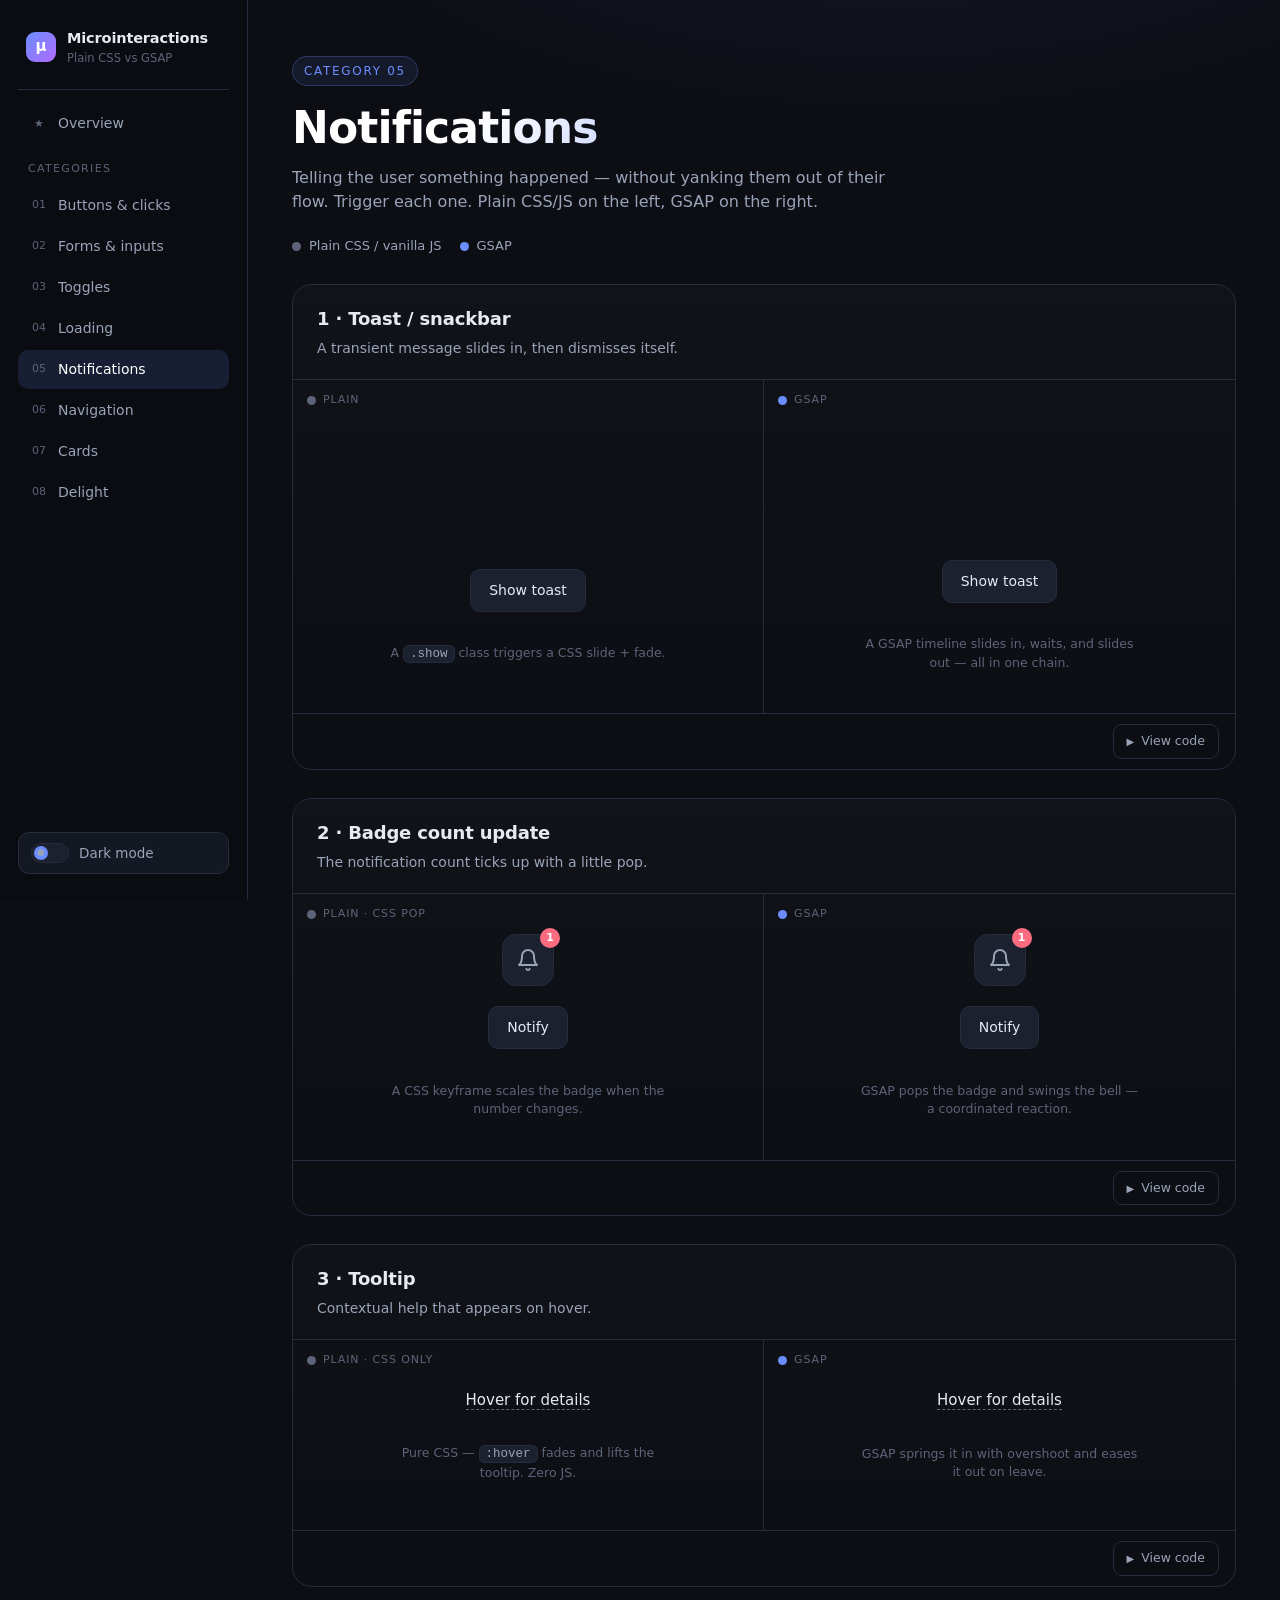
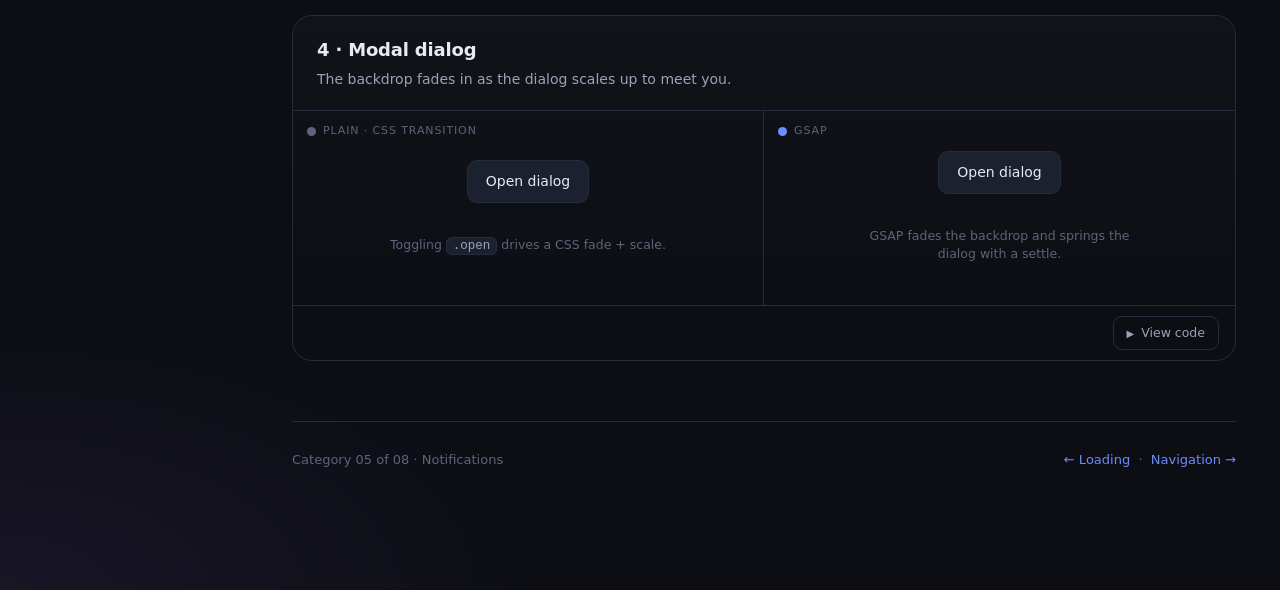
<file: notifications.html>
<!DOCTYPE html>
<html lang="en">
<head>
<meta charset="UTF-8" />
<meta name="viewport" content="width=device-width, initial-scale=1.0" />
<title>05 · Notifications — Microinteractions</title>
<link rel="stylesheet" href="styles.css" />
<script>try{var t=localStorage.getItem('mi-theme');if(t)document.documentElement.dataset.theme=t;}catch(e){}</script>
<script src="https://cdnjs.cloudflare.com/ajax/libs/gsap/3.12.5/gsap.min.js"></script>
<style>

  /* ---- Toast ---- */
  .stage { position: relative; width: 100%; min-height: 120px; display: grid; place-items: center; overflow: hidden; border-radius: 12px; }
  .toast {
    position: absolute; left: 50%; bottom: 14px;
    display: flex; align-items: center; gap: 10px;
    background: var(--bg-elev-2); border: 1px solid var(--border);
    box-shadow: var(--shadow); border-radius: 12px; padding: 12px 16px;
    font-size: 14px; white-space: nowrap;
  }
  .toast .tdot { width: 9px; height: 9px; border-radius: 50%; background: var(--success); }
  .toast--css { transform: translate(-50%, 90px); opacity: 0; transition: transform .4s cubic-bezier(.2,.9,.3,1.3), opacity .4s ease; }
  .toast--css.show { transform: translate(-50%, 0); opacity: 1; }

  /* ---- Badge ---- */
  .bell { position: relative; width: 52px; height: 52px; display: grid; place-items: center; background: var(--bg-elev-2); border: 1px solid var(--border); border-radius: 14px; }
  .bell svg { width: 24px; height: 24px; fill: none; stroke: var(--text-dim); stroke-width: 2; stroke-linecap: round; stroke-linejoin: round; }
  .badge { position: absolute; top: -7px; right: -7px; min-width: 20px; height: 20px; padding: 0 5px; border-radius: 999px; background: var(--danger); color: #fff; font-size: 11px; font-weight: 700; display: grid; place-items: center; }
  .badge--css.pop { animation: badgePop .4s ease; }
  @keyframes badgePop { 0% { transform: scale(1); } 45% { transform: scale(1.5); } 100% { transform: scale(1); } }

  /* ---- Tooltip ---- */
  .tip-wrap { position: relative; display: inline-block; }
  .tip-target { border-bottom: 1px dashed var(--text-faint); cursor: help; font-size: 15px; }
  .tip { position: absolute; bottom: calc(100% + 10px); left: 50%; transform: translateX(-50%); background: var(--text); color: var(--bg); font-size: 12.5px; font-weight: 500; padding: 7px 11px; border-radius: 8px; white-space: nowrap; pointer-events: none; }
  .tip::after { content: ''; position: absolute; top: 100%; left: 50%; transform: translateX(-50%); border: 6px solid transparent; border-top-color: var(--text); }
  .tip--css { opacity: 0; transform: translateX(-50%) translateY(6px); transition: opacity .18s ease, transform .18s ease; }
  .tip-wrap:hover .tip--css { opacity: 1; transform: translateX(-50%) translateY(0); }

  /* ---- Modal ---- */
  .backdrop { position: fixed; inset: 0; background: rgba(5,7,12,0.6); display: grid; place-items: center; z-index: 60; }
  .backdrop[hidden] { display: none; }
  .dialog { width: min(360px, 90vw); background: var(--bg-elev); border: 1px solid var(--border); border-radius: 18px; padding: 26px; box-shadow: var(--shadow); }
  .dialog h3 { margin: 0 0 8px; font-size: 19px; }
  .dialog p { margin: 0 0 20px; color: var(--text-dim); font-size: 14px; }
  .dialog .row { display: flex; gap: 10px; justify-content: flex-end; }
  .dialog .btn-primary { background: var(--accent); color: #fff; border: none; border-radius: 10px; padding: 9px 16px; font: inherit; font-weight: 600; cursor: pointer; }
  /* plain modal transition */
  .backdrop--css { opacity: 0; transition: opacity .25s ease; }
  .backdrop--css.open { opacity: 1; }
  .backdrop--css .dialog { transform: scale(.92) translateY(10px); transition: transform .28s cubic-bezier(.2,.9,.3,1.3); }
  .backdrop--css.open .dialog { transform: scale(1) translateY(0); }
</style>
</head>
<body>
<div class="app">
  <button class="menu-btn">☰ Menu</button>
  <div class="scrim" hidden></div>

  <aside class="sidebar">
    <div class="brand">
      <span class="glyph">μ</span>
      <span><b>Microinteractions</b><small>Plain CSS vs GSAP</small></span>
    </div>
    <nav class="nav">
      <a href="index.html"><span class="num">★</span> Overview</a>
      <div class="nav-group-label">Categories</div>
      <a href="buttons.html"><span class="num">01</span> Buttons &amp; clicks</a>
      <a href="forms.html"><span class="num">02</span> Forms &amp; inputs</a>
      <a href="toggles.html"><span class="num">03</span> Toggles</a>
      <a href="loading.html"><span class="num">04</span> Loading</a>
      <a href="notifications.html" class="active"><span class="num">05</span> Notifications</a>
      <a href="navigation.html"><span class="num">06</span> Navigation</a>
      <a href="cards.html"><span class="num">07</span> Cards</a>
      <a href="delight.html"><span class="num">08</span> Delight</a>
    </nav>
  </aside>

  <main>
    <span class="eyebrow">Category 05</span>
    <h1>Notifications</h1>
    <p class="lede">Telling the user something happened — without yanking them out of their flow. Trigger each one. Plain CSS/JS on the left, GSAP on the right.</p>
    <div class="legend">
      <span><span class="dot plain"></span> Plain CSS / vanilla JS</span>
      <span><span class="dot gsap"></span> GSAP</span>
    </div>

    <!-- 1. TOAST -->
    <section class="demo">
      <div class="demo__head">
        <h2>1 · Toast / snackbar</h2>
        <p>A transient message slides in, then dismisses itself.</p>
      </div>
      <div class="demo__grid">
        <div class="pane">
          <span class="pane__tag"><span class="dot plain"></span>Plain</span>
          <div class="stage" id="toastCssStage"></div>
          <button class="mini-btn" id="toastCssBtn">Show toast</button>
          <p class="pane__note">A <code class="inline">.show</code> class triggers a CSS slide + fade.</p>
        </div>
        <div class="pane">
          <span class="pane__tag"><span class="dot gsap"></span>GSAP</span>
          <div class="stage" id="toastGsapStage"></div>
          <button class="mini-btn" id="toastGsapBtn">Show toast</button>
          <p class="pane__note">A GSAP timeline slides in, waits, and slides out — all in one chain.</p>
        </div>
      </div>
      <div class="demo__foot">
        <button class="code-toggle" aria-expanded="false" aria-controls="codeN1"><span class="chev">▶</span> <span class="txt">View code</span></button>
      </div>
      <div class="code-panel" id="codeN1" hidden>
        <div class="code-col"><h4><span class="dot plain"></span>Plain — CSS + JS</h4><pre><span class="f">.toast</span> {
  <span class="k">transform</span>: translateY(90px); <span class="k">opacity</span>: 0;
  <span class="k">transition</span>: transform .4s, opacity .4s;
}
<span class="f">.toast.show</span> { <span class="k">transform</span>: translateY(0); <span class="k">opacity</span>: 1; }
<span class="c">// JS: add .show, then remove after 2.5s</span></pre></div>
        <div class="code-col"><h4><span class="dot gsap"></span>GSAP — timeline</h4><pre>gsap.<span class="f">timeline</span>()
  .<span class="f">from</span>(toast, { <span class="k">y</span>: 90, <span class="k">opacity</span>: 0,
        <span class="k">ease</span>: <span class="s">'back.out(1.7)'</span> })
  .<span class="f">to</span>(toast, { <span class="k">y</span>: 90, <span class="k">opacity</span>: 0,
        <span class="k">delay</span>: 2.2, <span class="k">onComplete</span>: remove });</pre></div>
      </div>
    </section>

    <!-- 2. BADGE -->
    <section class="demo">
      <div class="demo__head">
        <h2>2 · Badge count update</h2>
        <p>The notification count ticks up with a little pop.</p>
      </div>
      <div class="demo__grid">
        <div class="pane">
          <span class="pane__tag"><span class="dot plain"></span>Plain · CSS pop</span>
          <div class="bell">
            <svg viewBox="0 0 24 24"><path d="M18 8a6 6 0 1 0-12 0c0 7-3 9-3 9h18s-3-2-3-9"/><path d="M13.7 21a2 2 0 0 1-3.4 0"/></svg>
            <span class="badge badge--css" id="badgeCss">1</span>
          </div>
          <button class="mini-btn" id="badgeCssBtn">Notify</button>
          <p class="pane__note">A CSS keyframe scales the badge when the number changes.</p>
        </div>
        <div class="pane">
          <span class="pane__tag"><span class="dot gsap"></span>GSAP</span>
          <div class="bell" id="bellGsap">
            <svg viewBox="0 0 24 24"><path d="M18 8a6 6 0 1 0-12 0c0 7-3 9-3 9h18s-3-2-3-9"/><path d="M13.7 21a2 2 0 0 1-3.4 0"/></svg>
            <span class="badge" id="badgeGsap">1</span>
          </div>
          <button class="mini-btn" id="badgeGsapBtn">Notify</button>
          <p class="pane__note">GSAP pops the badge <em>and</em> swings the bell — a coordinated reaction.</p>
        </div>
      </div>
      <div class="demo__foot">
        <button class="code-toggle" aria-expanded="false" aria-controls="codeN2"><span class="chev">▶</span> <span class="txt">View code</span></button>
      </div>
      <div class="code-panel" id="codeN2" hidden>
        <div class="code-col"><h4><span class="dot plain"></span>Plain — JS</h4><pre>badge.<span class="f">textContent</span> = ++count;
badge.<span class="f">classList</span>.<span class="f">remove</span>(<span class="s">'pop'</span>);
<span class="f">void</span> badge.offsetWidth;   <span class="c">// restart anim</span>
badge.<span class="f">classList</span>.<span class="f">add</span>(<span class="s">'pop'</span>);</pre></div>
        <div class="code-col"><h4><span class="dot gsap"></span>GSAP — JS</h4><pre>badge.<span class="f">textContent</span> = ++count;
gsap.<span class="f">fromTo</span>(badge, { <span class="k">scale</span>: 1.6 },
  { <span class="k">scale</span>: 1, <span class="k">ease</span>: <span class="s">'back.out(4)'</span> });
gsap.<span class="f">fromTo</span>(bell, { <span class="k">rotation</span>: -14 },
  { <span class="k">rotation</span>: 0, <span class="k">ease</span>: <span class="s">'elastic.out(1,0.3)'</span> });</pre></div>
      </div>
    </section>

    <!-- 3. TOOLTIP -->
    <section class="demo">
      <div class="demo__head">
        <h2>3 · Tooltip</h2>
        <p>Contextual help that appears on hover.</p>
      </div>
      <div class="demo__grid">
        <div class="pane">
          <span class="pane__tag"><span class="dot plain"></span>Plain · CSS only</span>
          <div class="tip-wrap">
            <span class="tip tip--css">Created Apr 12, 2024</span>
            <span class="tip-target">Hover for details</span>
          </div>
          <p class="pane__note">Pure CSS — <code class="inline">:hover</code> fades and lifts the tooltip. Zero JS.</p>
        </div>
        <div class="pane">
          <span class="pane__tag"><span class="dot gsap"></span>GSAP</span>
          <div class="tip-wrap" id="tipGsapWrap">
            <span class="tip" id="tipGsap" style="opacity:0">Created Apr 12, 2024</span>
            <span class="tip-target">Hover for details</span>
          </div>
          <p class="pane__note">GSAP springs it in with overshoot and eases it out on leave.</p>
        </div>
      </div>
      <div class="demo__foot">
        <button class="code-toggle" aria-expanded="false" aria-controls="codeN3"><span class="chev">▶</span> <span class="txt">View code</span></button>
      </div>
      <div class="code-panel" id="codeN3" hidden>
        <div class="code-col"><h4><span class="dot plain"></span>Plain — CSS</h4><pre><span class="f">.tip</span> { <span class="k">opacity</span>: 0;
  <span class="k">transform</span>: translateY(6px);
  <span class="k">transition</span>: opacity .18s, transform .18s; }
<span class="f">.wrap:hover .tip</span> {
  <span class="k">opacity</span>: 1; <span class="k">transform</span>: translateY(0); }</pre></div>
        <div class="code-col"><h4><span class="dot gsap"></span>GSAP — JS</h4><pre>wrap.<span class="f">addEventListener</span>(<span class="s">'mouseenter'</span>, () =&gt;
  gsap.<span class="f">to</span>(tip, { <span class="k">opacity</span>: 1, <span class="k">y</span>: 0,
    <span class="k">ease</span>: <span class="s">'back.out(3)'</span> }));
wrap.<span class="f">addEventListener</span>(<span class="s">'mouseleave'</span>, () =&gt;
  gsap.<span class="f">to</span>(tip, { <span class="k">opacity</span>: 0, <span class="k">y</span>: 6 }));</pre></div>
      </div>
    </section>

    <!-- 4. MODAL -->
    <section class="demo">
      <div class="demo__head">
        <h2>4 · Modal dialog</h2>
        <p>The backdrop fades in as the dialog scales up to meet you.</p>
      </div>
      <div class="demo__grid">
        <div class="pane">
          <span class="pane__tag"><span class="dot plain"></span>Plain · CSS transition</span>
          <button class="mini-btn" id="modalCssBtn">Open dialog</button>
          <p class="pane__note">Toggling <code class="inline">.open</code> drives a CSS fade + scale.</p>
        </div>
        <div class="pane">
          <span class="pane__tag"><span class="dot gsap"></span>GSAP</span>
          <button class="mini-btn" id="modalGsapBtn">Open dialog</button>
          <p class="pane__note">GSAP fades the backdrop and springs the dialog with a settle.</p>
        </div>
      </div>
      <div class="demo__foot">
        <button class="code-toggle" aria-expanded="false" aria-controls="codeN4"><span class="chev">▶</span> <span class="txt">View code</span></button>
      </div>
      <div class="code-panel" id="codeN4" hidden>
        <div class="code-col"><h4><span class="dot plain"></span>Plain — CSS</h4><pre><span class="f">.backdrop</span> { <span class="k">opacity</span>: 0; <span class="k">transition</span>: opacity .25s; }
<span class="f">.backdrop.open</span> { <span class="k">opacity</span>: 1; }
<span class="f">.backdrop .dialog</span> { <span class="k">transform</span>: scale(.92); }
<span class="f">.backdrop.open .dialog</span> { <span class="k">transform</span>: scale(1); }</pre></div>
        <div class="code-col"><h4><span class="dot gsap"></span>GSAP — timeline</h4><pre>gsap.<span class="f">timeline</span>()
  .<span class="f">to</span>(backdrop, { <span class="k">opacity</span>: 1, <span class="k">duration</span>: .25 })
  .<span class="f">from</span>(dialog, { <span class="k">scale</span>: .9, <span class="k">y</span>: 20, <span class="k">opacity</span>: 0,
        <span class="k">ease</span>: <span class="s">'back.out(1.7)'</span> }, <span class="s">'&lt;'</span>);</pre></div>
      </div>
    </section>

    <footer class="page">
      <span>Category 05 of 08 · Notifications</span>
      <span><a href="loading.html">← Loading</a> &nbsp;·&nbsp; <a href="navigation.html">Navigation →</a></span>
    </footer>
  </main>
</div>

<!-- Modals (shared) -->
<div class="backdrop backdrop--css" id="modalCss" hidden>
  <div class="dialog">
    <h3>Delete project?</h3>
    <p>This action can’t be undone. All files in this project will be permanently removed.</p>
    <div class="row"><button class="mini-btn" data-close>Cancel</button><button class="btn-primary" data-close>Delete</button></div>
  </div>
</div>
<div class="backdrop" id="modalGsap" hidden>
  <div class="dialog">
    <h3>Delete project?</h3>
    <p>This action can’t be undone. All files in this project will be permanently removed.</p>
    <div class="row"><button class="mini-btn" data-close>Cancel</button><button class="btn-primary" data-close>Delete</button></div>
  </div>
</div>

<script src="app.js"></script>
<script src="notifications.js"></script>
</body>
</html>
</file>
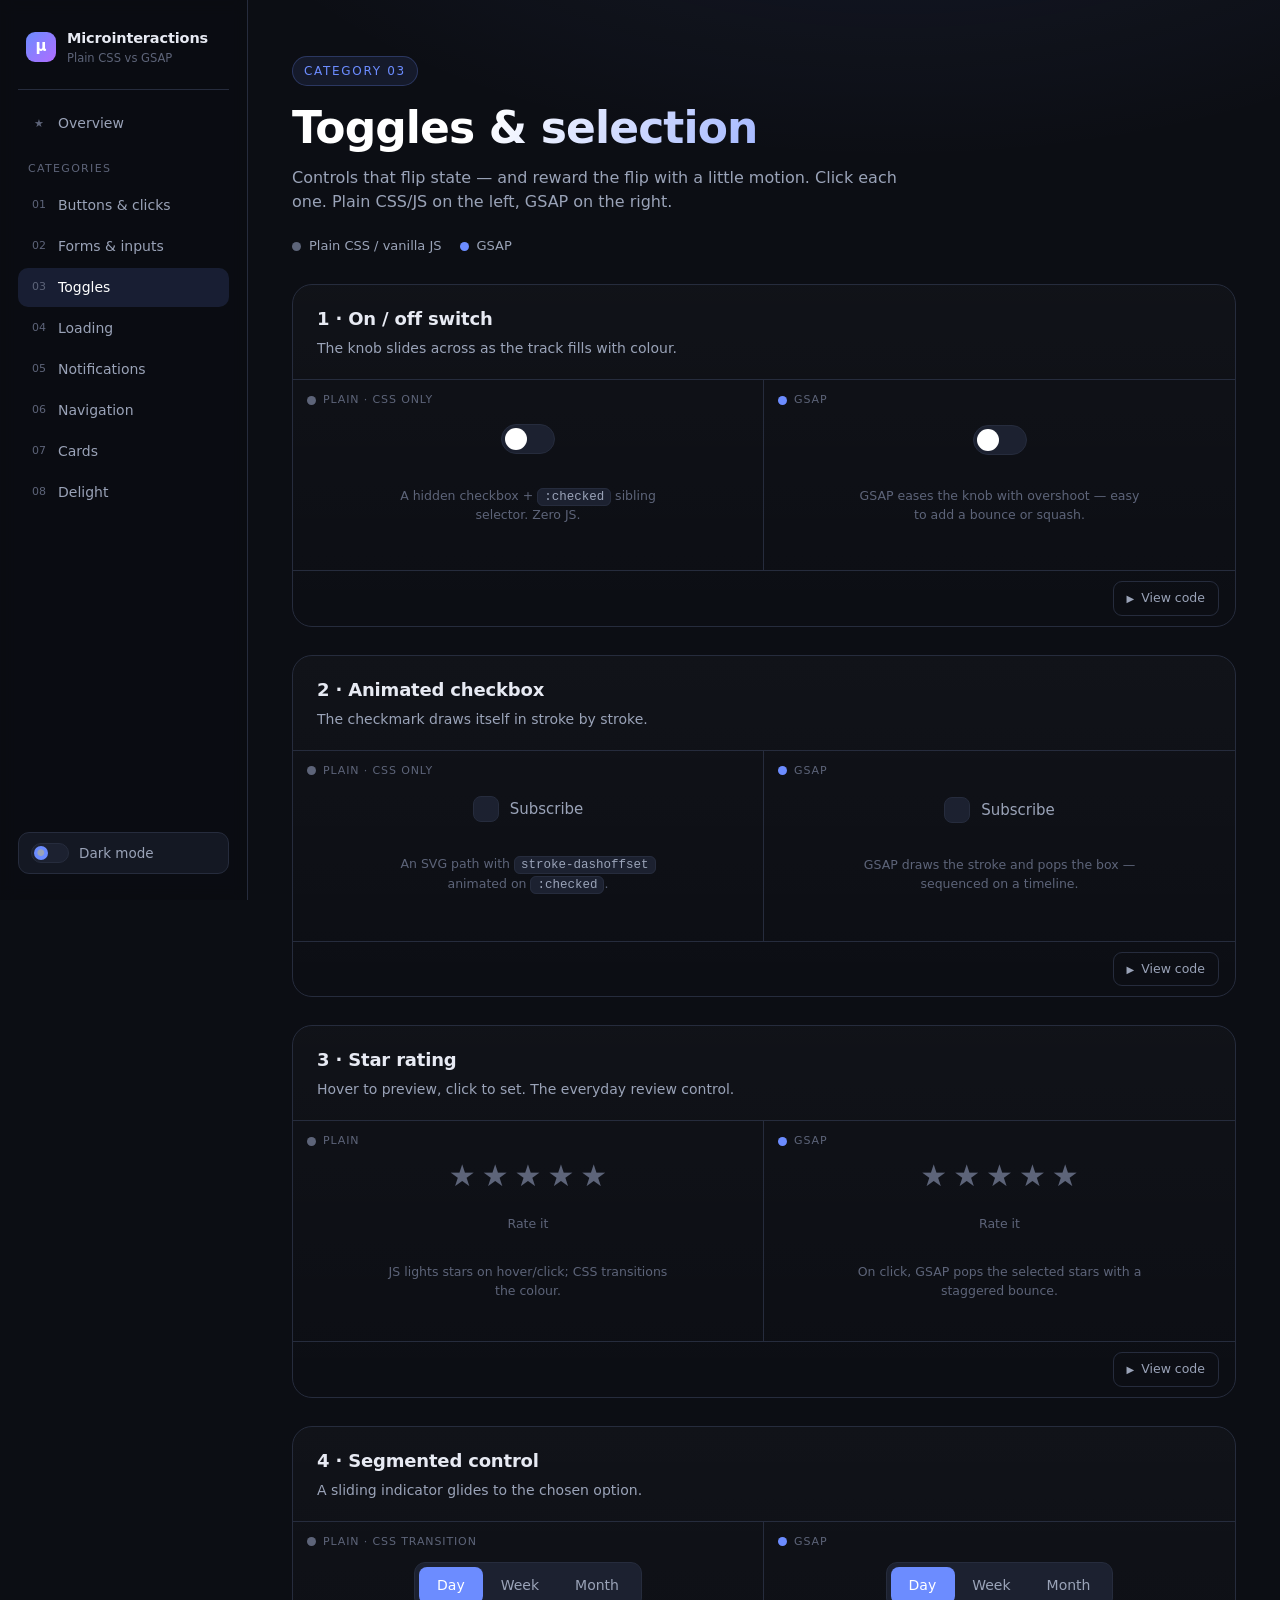
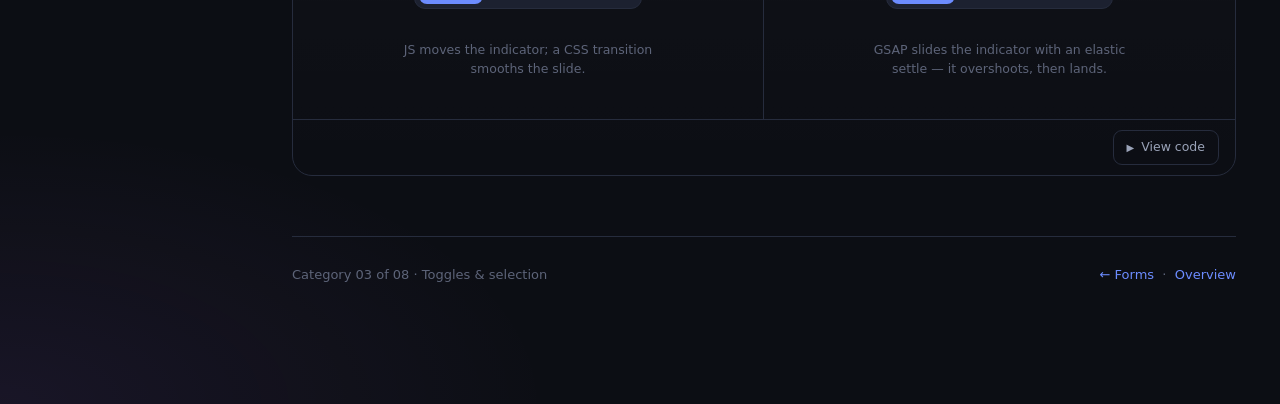
<file: toggles.html>
<!DOCTYPE html>
<html lang="en">
<head>
<meta charset="UTF-8" />
<meta name="viewport" content="width=device-width, initial-scale=1.0" />
<title>03 · Toggles &amp; selection — Microinteractions</title>
<link rel="stylesheet" href="styles.css" />
<script>try{var t=localStorage.getItem('mi-theme');if(t)document.documentElement.dataset.theme=t;}catch(e){}</script>
<script src="https://cdnjs.cloudflare.com/ajax/libs/gsap/3.12.5/gsap.min.js"></script>
<style>
  /* ---- Switch ---- */
  .switch--css { position: relative; display: inline-block; width: 54px; height: 30px; cursor: pointer; }
  .switch--css input { position: absolute; opacity: 0; width: 0; height: 0; }
  .switch--css .track {
    position: absolute; inset: 0; border-radius: 999px;
    background: var(--bg-elev-2); border: 1px solid var(--border);
    transition: background .25s ease, border-color .25s ease;
  }
  .switch--css .track::after {
    content: ''; position: absolute; top: 3px; left: 3px; width: 22px; height: 22px;
    border-radius: 50%; background: #fff;
    transition: transform .28s cubic-bezier(.2,.8,.3,1.4);
  }
  .switch--css input:checked + .track { background: var(--accent); border-color: var(--accent); }
  .switch--css input:checked + .track::after { transform: translateX(24px); }

  .switch--gsap {
    position: relative; width: 54px; height: 30px; border-radius: 999px;
    background: var(--bg-elev-2); border: 1px solid var(--border); cursor: pointer;
    transition: background .25s ease, border-color .25s ease;
  }
  .switch--gsap.on { background: var(--accent); border-color: var(--accent); }
  .switch--gsap .knob { position: absolute; top: 3px; left: 3px; width: 22px; height: 22px; border-radius: 50%; background: #fff; }

  /* ---- Checkbox draw-in ---- */
  .check { position: relative; display: inline-flex; align-items: center; gap: 11px; cursor: pointer; font-size: 15px; color: var(--text-dim); user-select: none; }
  .check input { position: absolute; opacity: 0; width: 0; height: 0; }
  .check .box {
    width: 26px; height: 26px; border-radius: 8px;
    background: var(--bg-elev-2); border: 1.5px solid var(--border);
    display: grid; place-items: center;
    transition: background .2s ease, border-color .2s ease;
  }
  .check .box svg { width: 16px; height: 16px; }
  .check .box path { fill: none; stroke: #fff; stroke-width: 3; stroke-linecap: round; stroke-linejoin: round; stroke-dasharray: 24; stroke-dashoffset: 24; }
  .check--css input:checked + .box,
  #checkGsap input:checked + .box { background: var(--success); border-color: var(--success); }
  .check--css input:checked + .box path { transition: stroke-dashoffset .3s ease .05s; stroke-dashoffset: 0; }

  /* ---- Star rating ---- */
  .stars { display: inline-flex; gap: 6px; }
  .stars span { font-size: 30px; line-height: 1; color: var(--text-faint); cursor: pointer; transition: color .15s ease; }
  .stars span.lit { color: var(--warn); }
  .rate-label { font-size: 12.5px; color: var(--text-faint); height: 15px; margin-top: 4px; }

  /* ---- Segmented control ---- */
  .seg { position: relative; display: inline-flex; background: var(--bg-elev-2); border: 1px solid var(--border); border-radius: 11px; padding: 4px; }
  .seg button { position: relative; z-index: 1; appearance: none; background: transparent; border: none; color: var(--text-dim); font: inherit; font-size: 14px; font-weight: 500; padding: 8px 18px; border-radius: 8px; cursor: pointer; transition: color .2s ease; }
  .seg button.active { color: #fff; }
  .seg-ind { position: absolute; top: 4px; left: 4px; height: calc(100% - 8px); border-radius: 8px; background: var(--accent); z-index: 0; }
  .seg--css .seg-ind { transition: transform .3s cubic-bezier(.3,.9,.3,1.2), width .3s ease; }
</style>
</head>
<body>
<div class="app">
  <button class="menu-btn">☰ Menu</button>
  <div class="scrim" hidden></div>

  <aside class="sidebar">
    <div class="brand">
      <span class="glyph">μ</span>
      <span><b>Microinteractions</b><small>Plain CSS vs GSAP</small></span>
    </div>
    <nav class="nav">
      <a href="index.html"><span class="num">★</span> Overview</a>
      <div class="nav-group-label">Categories</div>
      <a href="buttons.html"><span class="num">01</span> Buttons &amp; clicks</a>
      <a href="forms.html"><span class="num">02</span> Forms &amp; inputs</a>
      <a href="toggles.html" class="active"><span class="num">03</span> Toggles</a>
      <a href="loading.html"><span class="num">04</span> Loading</a>
      <a href="notifications.html"><span class="num">05</span> Notifications</a>
      <a href="navigation.html"><span class="num">06</span> Navigation</a>
      <a href="cards.html"><span class="num">07</span> Cards</a>
      <a href="delight.html"><span class="num">08</span> Delight</a>
    </nav>
  </aside>

  <main>
    <span class="eyebrow">Category 03</span>
    <h1>Toggles &amp; selection</h1>
    <p class="lede">Controls that flip state — and reward the flip with a little motion. Click each one. Plain CSS/JS on the left, GSAP on the right.</p>
    <div class="legend">
      <span><span class="dot plain"></span> Plain CSS / vanilla JS</span>
      <span><span class="dot gsap"></span> GSAP</span>
    </div>

    <!-- 1. SWITCH -->
    <section class="demo">
      <div class="demo__head">
        <h2>1 · On / off switch</h2>
        <p>The knob slides across as the track fills with colour.</p>
      </div>
      <div class="demo__grid">
        <div class="pane">
          <span class="pane__tag"><span class="dot plain"></span>Plain · CSS only</span>
          <label class="switch--css">
            <input type="checkbox" />
            <span class="track"></span>
          </label>
          <p class="pane__note">A hidden checkbox + <code class="inline">:checked</code> sibling selector. Zero JS.</p>
        </div>
        <div class="pane">
          <span class="pane__tag"><span class="dot gsap"></span>GSAP</span>
          <div class="switch--gsap" id="switchGsap" role="switch" aria-checked="false" tabindex="0">
            <span class="knob"></span>
          </div>
          <p class="pane__note">GSAP eases the knob with overshoot — easy to add a bounce or squash.</p>
        </div>
      </div>
      <div class="demo__foot">
        <button class="code-toggle" aria-expanded="false" aria-controls="codeT1"><span class="chev">▶</span> <span class="txt">View code</span></button>
      </div>
      <div class="code-panel" id="codeT1" hidden>
        <div class="code-col"><h4><span class="dot plain"></span>Plain — CSS</h4><pre><span class="f">.track::after</span> { <span class="c">/* the knob */</span>
  <span class="k">transition</span>: transform .28s cubic-bezier(.2,.8,.3,1.4);
}
<span class="f">input:checked + .track</span> { <span class="k">background</span>: var(--accent); }
<span class="f">input:checked + .track::after</span> {
  <span class="k">transform</span>: translateX(24px);
}</pre></div>
        <div class="code-col"><h4><span class="dot gsap"></span>GSAP — JS</h4><pre>sw.<span class="f">addEventListener</span>(<span class="s">'click'</span>, () =&gt; {
  on = !on;
  gsap.<span class="f">to</span>(knob, { <span class="k">x</span>: on ? 24 : 0,
    <span class="k">duration</span>: .35, <span class="k">ease</span>: <span class="s">'back.out(2)'</span> });
  gsap.<span class="f">to</span>(sw, { <span class="k">backgroundColor</span>: on ? <span class="s">'#6c8cff'</span> : <span class="s">'#1c2130'</span> });
});</pre></div>
      </div>
    </section>

    <!-- 2. CHECKBOX -->
    <section class="demo">
      <div class="demo__head">
        <h2>2 · Animated checkbox</h2>
        <p>The checkmark draws itself in stroke by stroke.</p>
      </div>
      <div class="demo__grid">
        <div class="pane">
          <span class="pane__tag"><span class="dot plain"></span>Plain · CSS only</span>
          <label class="check check--css">
            <input type="checkbox" />
            <span class="box"><svg viewBox="0 0 24 24"><path d="M5 13l4 4L19 7"/></svg></span>
            Subscribe
          </label>
          <p class="pane__note">An SVG path with <code class="inline">stroke-dashoffset</code> animated on <code class="inline">:checked</code>.</p>
        </div>
        <div class="pane">
          <span class="pane__tag"><span class="dot gsap"></span>GSAP</span>
          <label class="check" id="checkGsap">
            <input type="checkbox" />
            <span class="box"><svg viewBox="0 0 24 24"><path d="M5 13l4 4L19 7"/></svg></span>
            Subscribe
          </label>
          <p class="pane__note">GSAP draws the stroke <em>and</em> pops the box — sequenced on a timeline.</p>
        </div>
      </div>
      <div class="demo__foot">
        <button class="code-toggle" aria-expanded="false" aria-controls="codeT2"><span class="chev">▶</span> <span class="txt">View code</span></button>
      </div>
      <div class="code-panel" id="codeT2" hidden>
        <div class="code-col"><h4><span class="dot plain"></span>Plain — CSS</h4><pre><span class="f">.box path</span> {
  <span class="k">stroke-dasharray</span>: 24;
  <span class="k">stroke-dashoffset</span>: 24;   <span class="c">/* hidden */</span>
}
<span class="f">input:checked + .box path</span> {
  <span class="k">transition</span>: stroke-dashoffset .3s ease;
  <span class="k">stroke-dashoffset</span>: 0;     <span class="c">/* drawn */</span>
}</pre></div>
        <div class="code-col"><h4><span class="dot gsap"></span>GSAP — timeline</h4><pre>gsap.<span class="f">timeline</span>()
  .<span class="f">to</span>(box, { <span class="k">scale</span>: .85, <span class="k">duration</span>: .1 })
  .<span class="f">to</span>(box, { <span class="k">scale</span>: 1, <span class="k">ease</span>: <span class="s">'back.out(3)'</span> })
  .<span class="f">to</span>(path, { <span class="k">strokeDashoffset</span>: 0,
        <span class="k">duration</span>: .3 }, <span class="s">'&lt;'</span>);</pre></div>
      </div>
    </section>

    <!-- 3. STAR RATING -->
    <section class="demo">
      <div class="demo__head">
        <h2>3 · Star rating</h2>
        <p>Hover to preview, click to set. The everyday review control.</p>
      </div>
      <div class="demo__grid">
        <div class="pane">
          <span class="pane__tag"><span class="dot plain"></span>Plain</span>
          <div class="stars" id="starsCss" data-label="rateCssLabel">
            <span>★</span><span>★</span><span>★</span><span>★</span><span>★</span>
          </div>
          <div class="rate-label" id="rateCssLabel">Rate it</div>
          <p class="pane__note">JS lights stars on hover/click; CSS transitions the colour.</p>
        </div>
        <div class="pane">
          <span class="pane__tag"><span class="dot gsap"></span>GSAP</span>
          <div class="stars" id="starsGsap" data-label="rateGsapLabel">
            <span>★</span><span>★</span><span>★</span><span>★</span><span>★</span>
          </div>
          <div class="rate-label" id="rateGsapLabel">Rate it</div>
          <p class="pane__note">On click, GSAP pops the selected stars with a staggered bounce.</p>
        </div>
      </div>
      <div class="demo__foot">
        <button class="code-toggle" aria-expanded="false" aria-controls="codeT3"><span class="chev">▶</span> <span class="txt">View code</span></button>
      </div>
      <div class="code-panel" id="codeT3" hidden>
        <div class="code-col"><h4><span class="dot plain"></span>Plain — JS</h4><pre>stars.<span class="f">forEach</span>((s, i) =&gt; {
  s.<span class="f">onmouseenter</span> = () =&gt; light(i);
  s.<span class="f">onclick</span>      = () =&gt; { rating = i; light(i); };
});
<span class="c">// light(): toggle .lit on stars 0..i</span></pre></div>
        <div class="code-col"><h4><span class="dot gsap"></span>GSAP — JS</h4><pre>s.<span class="f">onclick</span> = () =&gt; {
  rating = i; light(i);
  gsap.<span class="f">fromTo</span>(stars.<span class="f">slice</span>(0, i+1),
    { <span class="k">scale</span>: .5 },
    { <span class="k">scale</span>: 1, <span class="k">stagger</span>: .06, <span class="k">ease</span>: <span class="s">'back.out(4)'</span> });
};</pre></div>
      </div>
    </section>

    <!-- 4. SEGMENTED CONTROL -->
    <section class="demo">
      <div class="demo__head">
        <h2>4 · Segmented control</h2>
        <p>A sliding indicator glides to the chosen option.</p>
      </div>
      <div class="demo__grid">
        <div class="pane">
          <span class="pane__tag"><span class="dot plain"></span>Plain · CSS transition</span>
          <div class="seg seg--css" id="segCss">
            <span class="seg-ind"></span>
            <button class="active">Day</button><button>Week</button><button>Month</button>
          </div>
          <p class="pane__note">JS moves the indicator; a CSS transition smooths the slide.</p>
        </div>
        <div class="pane">
          <span class="pane__tag"><span class="dot gsap"></span>GSAP</span>
          <div class="seg" id="segGsap">
            <span class="seg-ind"></span>
            <button class="active">Day</button><button>Week</button><button>Month</button>
          </div>
          <p class="pane__note">GSAP slides the indicator with an elastic settle — it overshoots, then lands.</p>
        </div>
      </div>
      <div class="demo__foot">
        <button class="code-toggle" aria-expanded="false" aria-controls="codeT4"><span class="chev">▶</span> <span class="txt">View code</span></button>
      </div>
      <div class="code-panel" id="codeT4" hidden>
        <div class="code-col"><h4><span class="dot plain"></span>Plain — JS + CSS</h4><pre>ind.<span class="f">style</span>.width = btn.offsetWidth + <span class="s">'px'</span>;
ind.<span class="f">style</span>.transform = <span class="s">`translateX(${btn.offsetLeft - 4}px)`</span>;

<span class="c">/* CSS */</span>
<span class="f">.seg-ind</span> { <span class="k">transition</span>: transform .3s, width .3s; }</pre></div>
        <div class="code-col"><h4><span class="dot gsap"></span>GSAP — JS</h4><pre>gsap.<span class="f">to</span>(ind, {
  <span class="k">width</span>: btn.offsetWidth,
  <span class="k">x</span>: btn.offsetLeft - 4,
  <span class="k">duration</span>: .5, <span class="k">ease</span>: <span class="s">'elastic.out(1, 0.6)'</span>
});</pre></div>
      </div>
    </section>

    <footer class="page">
      <span>Category 03 of 08 · Toggles &amp; selection</span>
      <span><a href="forms.html">← Forms</a> &nbsp;·&nbsp; <a href="index.html">Overview</a></span>
    </footer>
  </main>
</div>

<script src="app.js"></script>
<script src="toggles.js"></script>
</body>
</html>
</file>
<file: styles.css>
/* ============================================================
   Microinteractions Showcase — shared theme & layout
   ============================================================ */
/* Color, radius & spacing tokens are the single source of truth, exported
   from the Figma "Microinteractions — Design System". Edit tokens in Figma
   and re-export to tokens.generated.css — do not redefine those vars here. */
@import "tokens.generated.css";

:root {
  /* Effects & translucency — not part of the Figma variable export */
  --shadow: 0 10px 30px -12px rgba(0,0,0,0.7);
  --sidebar-bg: rgba(10,12,18,0.6);
  font-synthesis: none;
}

/* ---------- Light theme (effects only; colors come from tokens.generated.css) ---------- */
html[data-theme="light"] {
  --shadow: 0 10px 30px -12px rgba(30,45,80,0.25);
  --sidebar-bg: rgba(255,255,255,0.72);
}

* { box-sizing: border-box; }

html, body {
  margin: 0;
  background:
    radial-gradient(1200px 600px at 70% -10%, rgba(108,140,255,0.10), transparent 60%),
    radial-gradient(1000px 500px at 0% 100%, rgba(176,108,255,0.08), transparent 55%),
    var(--bg);
  color: var(--text);
  font-family: -apple-system, BlinkMacSystemFont, "Segoe UI", Roboto, Inter, system-ui, sans-serif;
  -webkit-font-smoothing: antialiased;
  line-height: 1.5;
  min-height: 100vh;
}

a { color: inherit; }

/* ---------- App shell: sidebar + main ---------- */
.app {
  display: grid;
  grid-template-columns: 248px 1fr;
  min-height: 100vh;
}

.sidebar {
  border-right: 1px solid var(--border);
  background: var(--sidebar-bg);
  backdrop-filter: blur(8px);
  position: sticky;
  top: 0;
  height: 100vh;
  overflow-y: auto;
  padding: 26px 18px;
  display: flex;
  flex-direction: column;
}

/* ---------- Theme toggle ---------- */
.theme-toggle {
  margin-top: auto;
  display: flex; align-items: center; gap: 10px;
  width: 100%;
  background: var(--bg-elev); border: 1px solid var(--border);
  color: var(--text-dim); border-radius: 11px;
  padding: 10px 12px; cursor: pointer; font: inherit; font-size: 13.5px;
  transition: background .15s ease, color .15s ease, border-color .15s ease;
}
.theme-toggle:hover { color: var(--text); border-color: var(--border-hover); }
.theme-toggle .tt-track {
  position: relative; width: 38px; height: 20px; flex-shrink: 0;
  border-radius: 999px; background: var(--bg-elev-2); border: 1px solid var(--border);
}
.theme-toggle .tt-knob {
  position: absolute; top: 2px; left: 2px; width: 14px; height: 14px;
  border-radius: 50%; background: var(--accent);
  display: grid; place-items: center; font-size: 9px; line-height: 1;
  transition: transform .25s cubic-bezier(.2,.8,.3,1.4);
}
html[data-theme="light"] .theme-toggle .tt-knob { transform: translateX(18px); }
.theme-toggle .tt-label { font-weight: 500; }
.brand {
  display: flex;
  align-items: center;
  gap: 11px;
  padding: 0 8px 22px;
  margin-bottom: 14px;
  border-bottom: 1px solid var(--border);
}
.brand .glyph {
  width: 30px; height: 30px;
  border-radius: 9px;
  background: linear-gradient(135deg, var(--accent), var(--accent-2));
  display: grid; place-items: center;
  font-weight: 800; font-size: 15px; color: #fff;
  flex-shrink: 0;
}
.brand b { font-size: 14.5px; letter-spacing: -0.01em; }
.brand small { display: block; color: var(--text-faint); font-size: 11.5px; font-weight: 400; }

.nav-group-label {
  font-size: 11px; letter-spacing: 0.12em; text-transform: uppercase;
  color: var(--text-faint);
  padding: 16px 10px 8px;
}
.nav a {
  display: flex; align-items: center; gap: 10px;
  padding: 9px 12px;
  border-radius: 10px;
  color: var(--text-dim);
  text-decoration: none;
  font-size: 14px;
  margin-bottom: 2px;
  transition: background .15s ease, color .15s ease;
}
.nav a:hover { background: var(--bg-elev); color: var(--text); }
.nav a.active { background: rgba(108,140,255,0.14); color: #fff; }
.nav a .num {
  font-size: 11px; color: var(--text-faint);
  width: 18px; text-align: center;
}
.nav a.soon { opacity: .45; pointer-events: none; }
.nav a.soon::after {
  content: "soon"; margin-left: auto; font-size: 10px;
  color: var(--text-faint); border: 1px solid var(--border);
  padding: 1px 6px; border-radius: 999px;
}

/* ---------- Main content ---------- */
main { padding: 56px 44px 120px; max-width: 1100px; }

.eyebrow {
  display: inline-block;
  font-size: 12px; letter-spacing: 0.14em; text-transform: uppercase;
  color: var(--accent);
  background: rgba(108,140,255,0.10);
  border: 1px solid rgba(108,140,255,0.25);
  padding: 5px 11px; border-radius: 999px; margin-bottom: 18px;
}
h1 {
  font-size: clamp(28px, 5vw, 44px); line-height: 1.1; margin: 0 0 14px;
  letter-spacing: -0.02em;
  background: linear-gradient(120deg, var(--heading-from) 20%, var(--accent) 70%, var(--accent-2));
  -webkit-background-clip: text; background-clip: text; color: transparent;
}
.lede { color: var(--text-dim); max-width: 62ch; font-size: 16px; margin: 0; }

.legend {
  display: flex; gap: 18px; flex-wrap: wrap;
  margin-top: 22px; font-size: 13px; color: var(--text-dim);
}
.legend span { display: inline-flex; align-items: center; gap: 8px; }
.dot { width: 9px; height: 9px; border-radius: 50%; }
.dot.plain { background: var(--text-faint); }
.dot.gsap { background: var(--accent); }

/* ---------- Demo card ---------- */
.demo {
  border: 1px solid var(--border);
  border-radius: 20px;
  background: linear-gradient(180deg, rgba(255,255,255,0.02), transparent);
  margin-top: 28px;
  overflow: hidden;
}
.demo__head { padding: 20px 24px; border-bottom: 1px solid var(--border); }
.demo__head h2 { margin: 0 0 6px; font-size: 18px; letter-spacing: -0.01em; }
.demo__head p { margin: 0; color: var(--text-dim); font-size: 14px; }

.demo__grid { display: grid; grid-template-columns: 1fr 1fr; }
.pane {
  padding: 40px 24px 28px;
  display: flex; flex-direction: column; align-items: center; gap: 20px;
  min-height: 190px; justify-content: center; position: relative;
}
.pane:first-child { border-right: 1px solid var(--border); }
.pane__tag {
  position: absolute; top: 12px; left: 14px;
  font-size: 11px; letter-spacing: 0.08em; text-transform: uppercase;
  color: var(--text-faint);
  display: inline-flex; align-items: center; gap: 7px;
}
.pane__note { font-size: 12.5px; color: var(--text-faint); text-align: center; max-width: 36ch; }

/* ---------- View-code toggle ---------- */
.demo__foot {
  border-top: 1px solid var(--border);
  padding: 10px 16px;
  display: flex; justify-content: flex-end;
}
.code-toggle {
  appearance: none; background: transparent; border: 1px solid var(--border);
  color: var(--text-dim); border-radius: 9px; cursor: pointer;
  font: inherit; font-size: 12.5px; padding: 7px 13px;
  display: inline-flex; align-items: center; gap: 7px;
  transition: background .15s, color .15s, border-color .15s;
}
.code-toggle:hover { background: var(--bg-elev); color: var(--text); border-color: var(--border-hover); }
.code-toggle .chev { transition: transform .2s ease; font-size: 10px; }
.code-toggle[aria-expanded="true"] .chev { transform: rotate(90deg); }

.code-panel {
  display: grid; grid-template-columns: 1fr 1fr;
  border-top: 1px solid var(--border);
}
.code-panel[hidden] { display: none; }
.code-col { padding: 0; min-width: 0; }
.code-col:first-child { border-right: 1px solid var(--border); }
.code-col h4 {
  margin: 0; font-size: 11px; letter-spacing: 0.08em; text-transform: uppercase;
  color: var(--text-faint); padding: 12px 16px 6px;
  display: flex; align-items: center; gap: 7px;
}
.copy-code {
  margin-left: auto;
  background: transparent; border: 1px solid var(--border); color: var(--text-faint);
  border-radius: 7px; padding: 3px 9px; cursor: pointer;
  font: inherit; font-size: 10.5px; letter-spacing: 0.04em; text-transform: uppercase;
  display: inline-flex; align-items: center; gap: 5px;
  transition: color .15s ease, border-color .15s ease, background .15s ease;
}
.copy-code:hover { color: var(--text); border-color: var(--border-hover); background: var(--bg-elev); }
.copy-code.copied { color: var(--success); border-color: var(--success); }
pre {
  margin: 0; padding: 6px 16px 18px; overflow-x: auto;
  font-family: "SF Mono", ui-monospace, Menlo, Consolas, monospace;
  font-size: 12.5px; line-height: 1.6; color: var(--code-text);
  tab-size: 2;
}
pre .k { color: var(--accent-2); }   /* keyword */
pre .s { color: var(--syntax-str); } /* string  */
pre .c { color: var(--text-faint); font-style: italic; } /* comment */
pre .f { color: var(--syntax-fn); }  /* function/tag */
@media (max-width: 760px) {
  .code-panel { grid-template-columns: 1fr; }
  .code-col:first-child { border-right: none; border-bottom: 1px solid var(--border); }
}

/* ---------- Shared button base ---------- */
.btn {
  appearance: none; border: 1px solid transparent; border-radius: var(--radius);
  background: var(--accent); color: #fff; font: inherit; font-weight: 600; font-size: 15px;
  padding: 12px 22px; cursor: pointer; position: relative; overflow: hidden;
  user-select: none; -webkit-tap-highlight-color: transparent;
}
.btn--ghost { background: var(--bg-elev-2); border-color: var(--border); color: var(--text); }

/* Secondary action button used across demo pages */
.mini-btn {
  appearance: none; background: var(--bg-elev-2); border: 1px solid var(--border);
  color: var(--text); border-radius: 10px; padding: 10px 18px;
  font: inherit; font-size: 14px; cursor: pointer;
  transition: background .15s ease, border-color .15s ease;
}
.mini-btn:hover { background: var(--bg-elev); border-color: var(--border-hover); }

footer.page {
  margin-top: 60px; padding-top: 28px; border-top: 1px solid var(--border);
  color: var(--text-faint); font-size: 13px;
  display: flex; justify-content: space-between; flex-wrap: wrap; gap: 12px;
}
footer.page a { color: var(--accent); text-decoration: none; }
footer.page a:hover { text-decoration: underline; }

code.inline {
  background: var(--bg-elev-2); border: 1px solid var(--border);
  border-radius: 6px; padding: 1px 6px; font-size: 12.5px; color: var(--text-dim);
}

/* ---------- Responsive: collapse sidebar ---------- */
.menu-btn { display: none; }
@media (max-width: 860px) {
  .app { grid-template-columns: 1fr; }
  .sidebar {
    position: fixed; left: 0; top: 0; z-index: 40;
    width: 252px; transform: translateX(-100%);
    transition: transform .25s ease;
  }
  .sidebar.open { transform: translateX(0); }
  main { padding: 76px 22px 100px; }
  .menu-btn {
    display: inline-flex; align-items: center; gap: 8px;
    position: fixed; top: 14px; left: 14px; z-index: 50;
    background: var(--bg-elev-2); border: 1px solid var(--border); color: var(--text);
    border-radius: 10px; padding: 9px 13px; cursor: pointer; font: inherit; font-size: 14px;
  }
  .scrim { position: fixed; inset: 0; background: rgba(0,0,0,.5); z-index: 39; }
  .scrim[hidden] { display: none; }
  .pane:first-child { border-right: none; }
}
@media (max-width: 560px) {
  .demo__grid { grid-template-columns: 1fr; }
  .pane:first-child { border-bottom: 1px solid var(--border); }
}

/* ---------- Reduced motion ---------- */
@media (prefers-reduced-motion: reduce) {
  * { animation-duration: .001ms !important; transition-duration: .001ms !important; }
}
</file>
